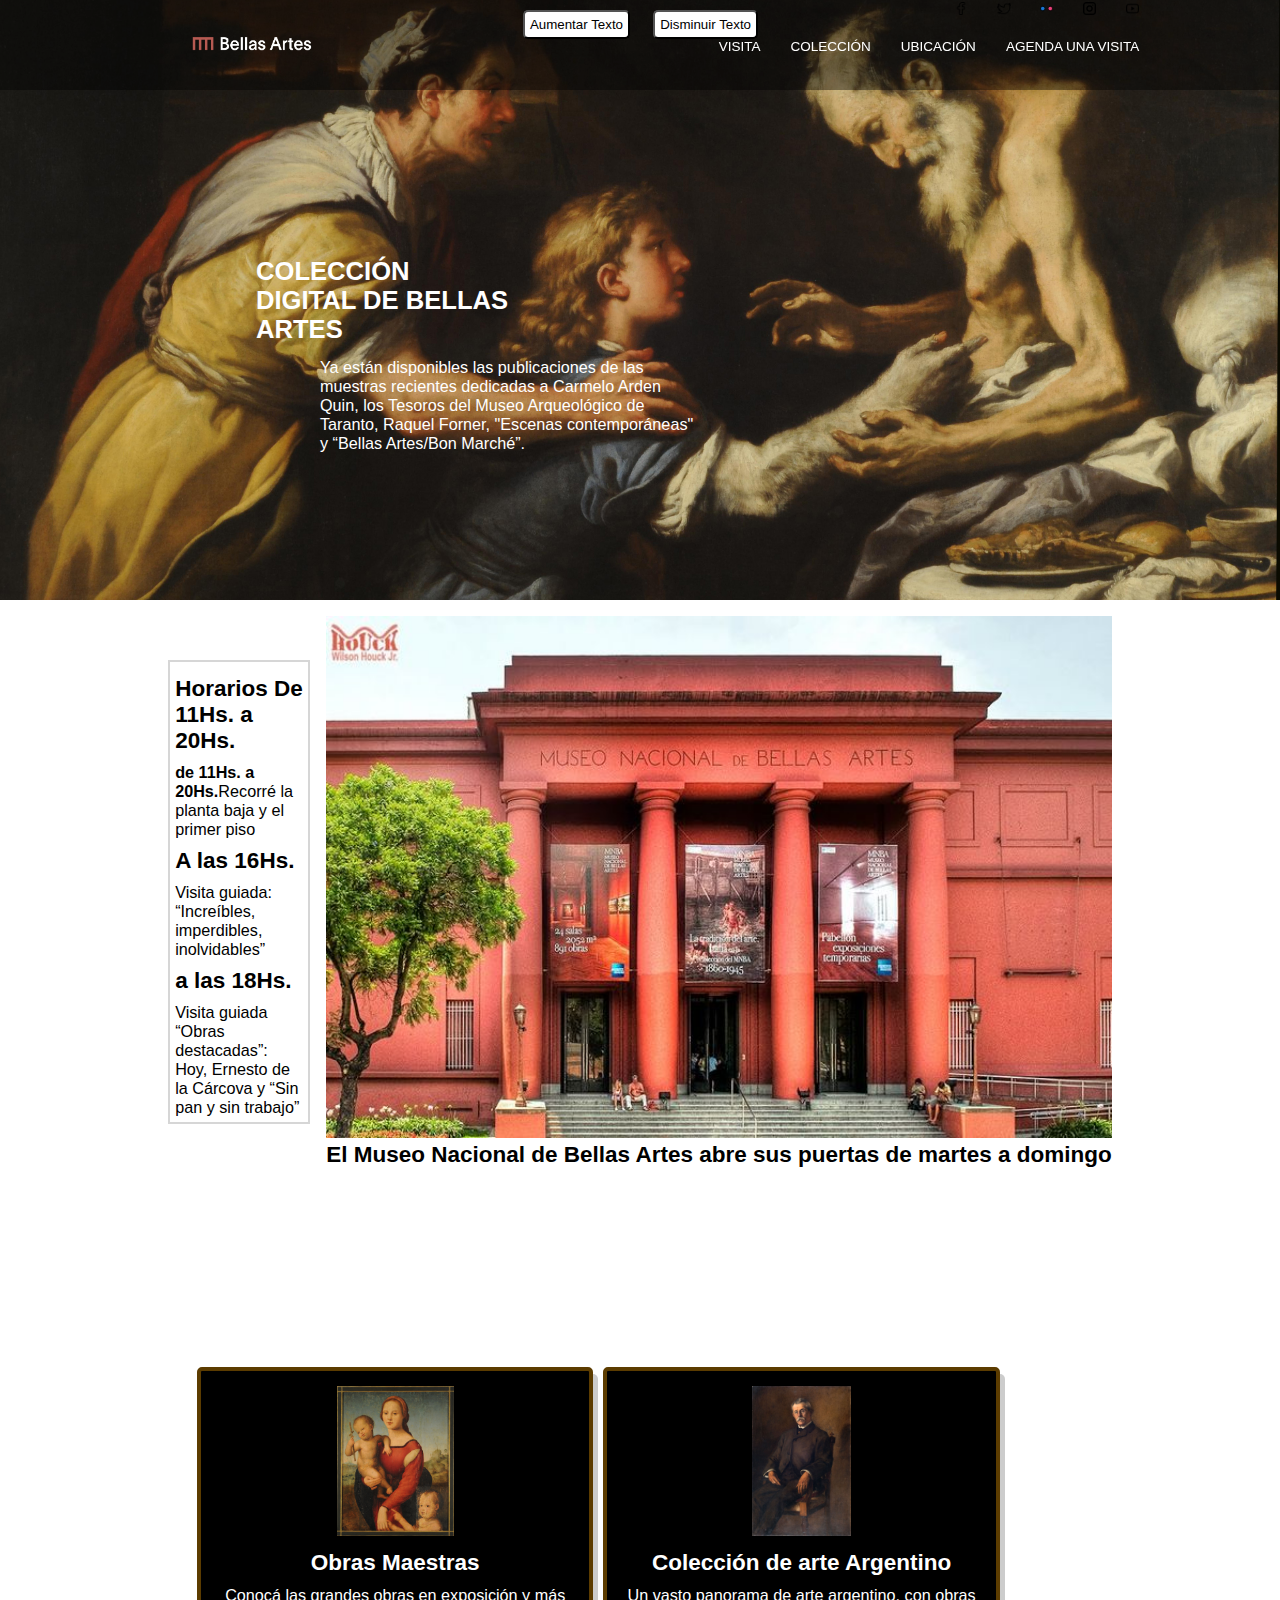
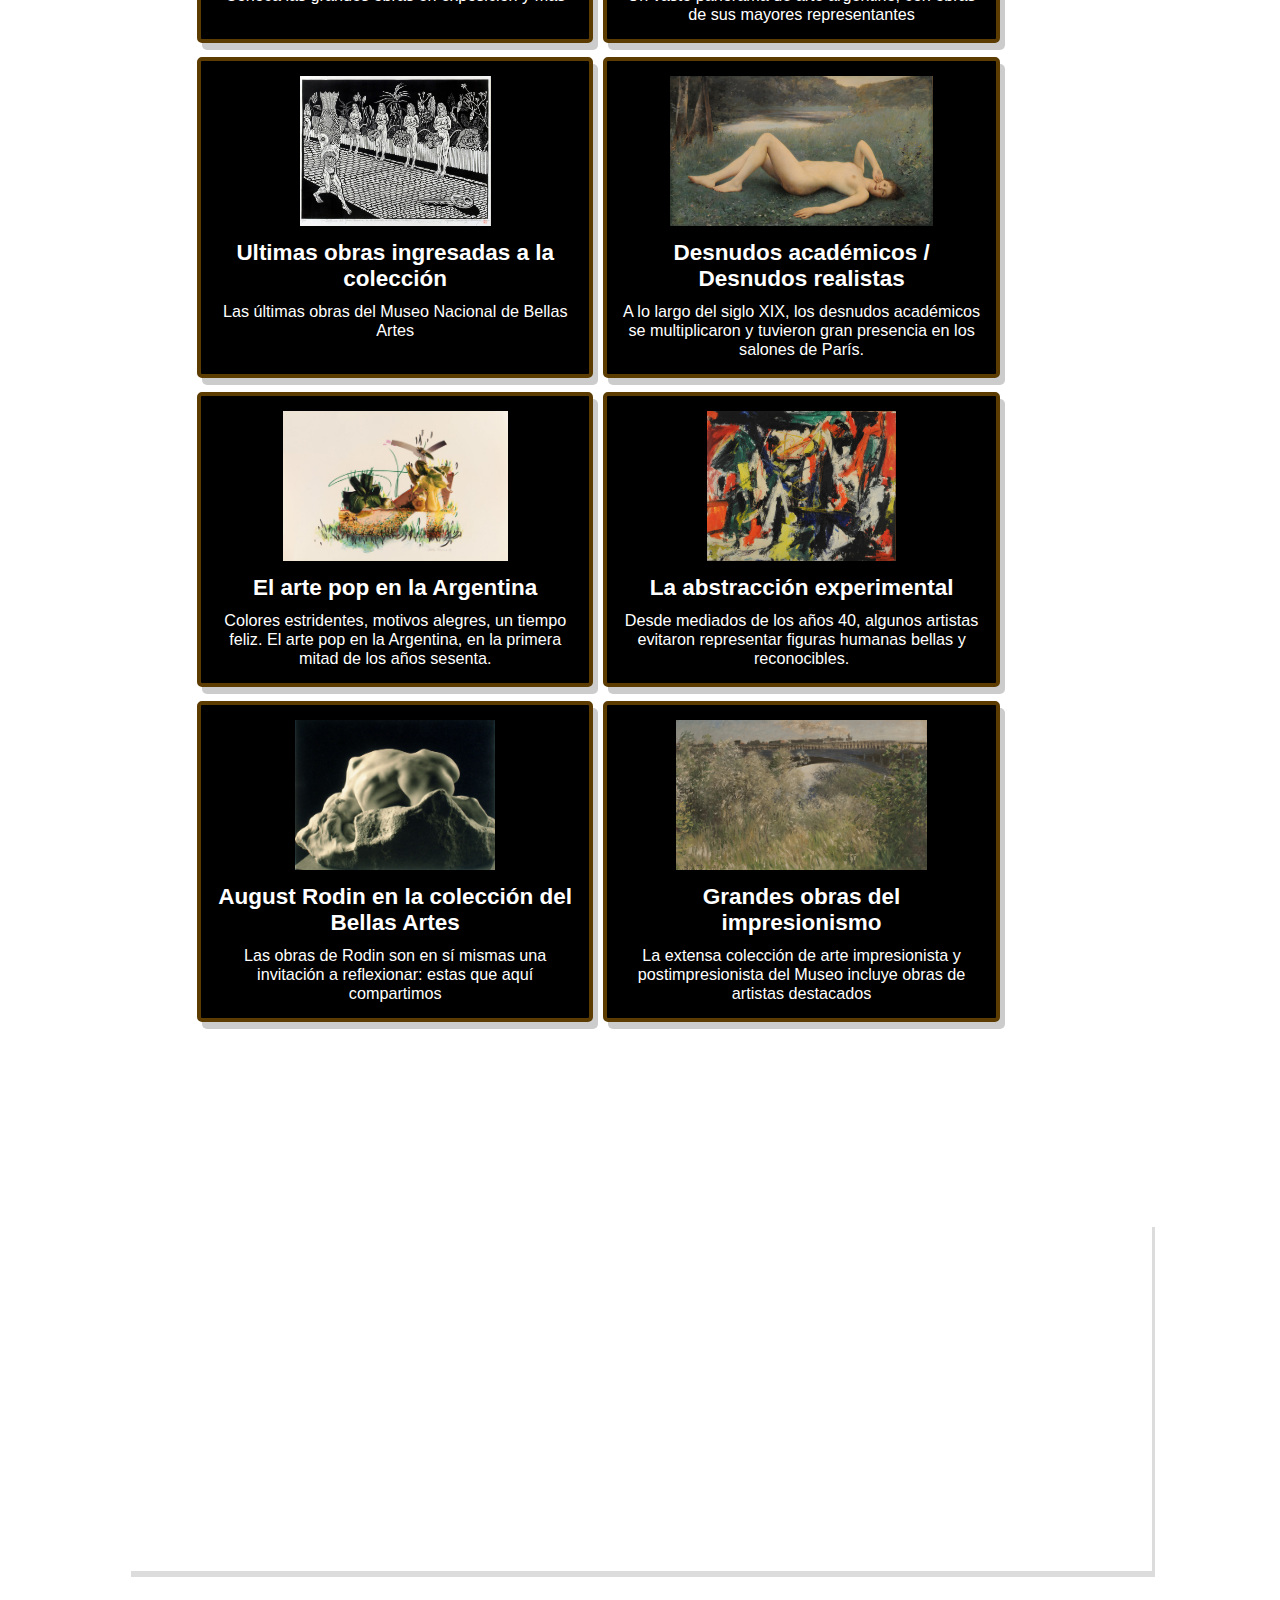
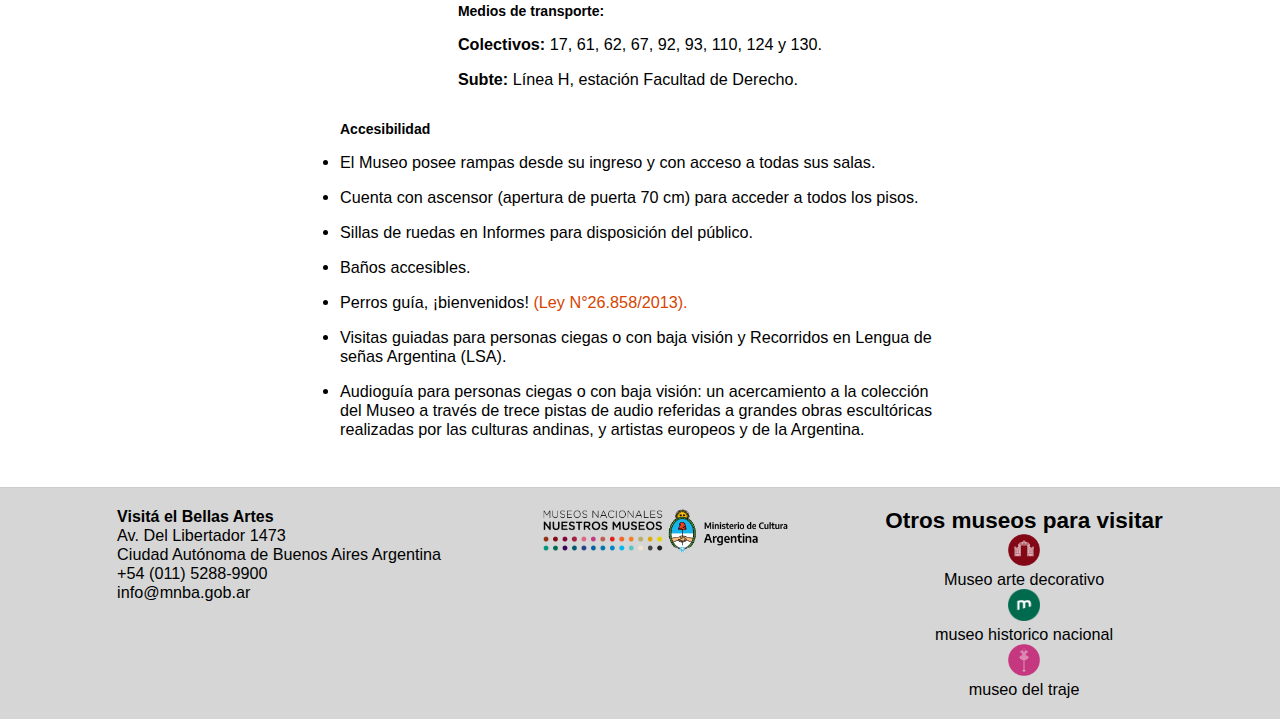
<file: index.html>
<!DOCTYPE html>
<html lang="en">

<head>
    <meta charset="UTF-8">
    <meta name="viewport" content="width=device-width, initial-scale=1.0">
    <link rel="stylesheet" href="style.css">

    <title>Trabajo Final Integrador: Sitio Web de un Museo</title>
</head>

<body>
    <header>
        <nav>
            <div id="logo">
                <a href="index.html"><img src="img/logo-mnba.png" alt="museo nacional de bellas artes"></a>
            </div>
            <div class="linkNavegacion">
                <ul>
                    <li><a id="nav1" onmouseover="hablar('nav1')" onmouseout="detener()" href="visita.html">visita</a>
                    </li>
                    <li><a id="nav2" onmouseover="hablar('nav2')" onmouseout="detener()"
                            href="index.html#colecciones">colección</a></li>
                    <li><a id="nav3" onmouseover="hablar('nav3')" onmouseout="detener()"
                            href="index.html#mapa">Ubicación</a></li>
                    <li><a id="nav4" onmouseover="hablar('nav4')" onmouseout="detener()" href="formulario.html">Agenda
                            Una Visita</a></li>
                    <li>
                        <button class="botonAumentar" onclick="aumentarTexto()">Aumentar Texto</button>
                        <button class="botonDisminuir" onclick="disminuirTexto()">Disminuir Texto</button>
                    </li>
                </ul>
            </div>
            <div class="redes">
                <ul>
                    <li>
                        <a href="https://www.facebook.com/MNBAArgentina" target="_blank">
                            <img src="img/facebook.png" alt="facebook">
                        </a>
                    </li>
                    <li>
                        <a href="https://twitter.com/BellasArtesAR" target="_blank">
                            <img src="img/twitter.png" alt="twitter">
                        </a>
                    </li>
                    <li>
                        <a href="https://www.flickr.com/photos/186501806@N04/albums/" target="_blank">
                            <img src="img/flickr.png" alt="flickr">
                        </a>
                    </li>
                    <li>
                        <a href="https://www.instagram.com/bellasartesargentina/" target="_blank">
                            <img src="img/instagram.png" alt="instagram">
                        </a>
                    </li>
                    <li>
                        <a href="https://www.youtube.com/user/MNBAdigital" target="_blank">
                            <img src="img/youtube.png" alt="youtube">
                        </a>
                    </li>
                </ul>
            </div>
        </nav>

        <div class="imgBgHeader">
            <img src="img/bg-header.jpg" alt="">
            <h1 id="texto1" onmouseover="hablar('texto1')" onmouseout="detener()">colección digital de bellas artes</h1>
            <p id="texto2" onmouseover="hablar('texto2')" onmouseout="detener()">Ya están disponibles las publicaciones
                de las muestras recientes dedicadas a Carmelo Arden Quin, los
                Tesoros del Museo Arqueológico de Taranto, Raquel Forner, "Escenas contemporáneas" y “Bellas Artes/Bon
                Marché”.</p>
        </div>
    </header>
    <div class="container">
        <article class="horarios">
            <div>
                <h2 id="horario1" onmouseover="hablar('horario1')" onmouseout="detener()">Horarios De 11Hs. a 20Hs.</h2>
                <p id="rangosHorarios1" onmouseover="hablar('rangosHorarios1')" onmouseout="detener()"><strong>de 11Hs.
                        a 20Hs.</strong>Recorré la planta baja y el primer piso</p>
            </div>
            <div>
                <h2 id="horario2" onmouseover="hablar('horario2')" onmouseout="detener()">A las 16Hs.</h2>
                <p id="rangosHorarios2" onmouseover="hablar('rangosHorarios2')" onmouseout="detener()">Visita guiada:
                    “Increíbles, imperdibles, inolvidables”</p>
            </div>
            <div>
                <h2 id="horario3" onmouseover="hablar('horario3')" onmouseout="detener()">a las 18Hs.</h2>
                <p id="rangosHorarios3" onmouseover="hablar('rangosHorarios3')" onmouseout="detener()">Visita guiada
                    “Obras destacadas”: Hoy, Ernesto de la Cárcova y “Sin pan y sin trabajo”</p>
            </div>
        </article>
        <article class="imagenDeFrente">
            <img src="img/99c04ecd6b8d7e6b7e03108b2b68ec13.jpg" alt="frente del museo">
            <h3 id="texto3" onmouseover="hablar('texto3')" onmouseout="detener()">El Museo Nacional de Bellas Artes abre
                sus puertas de martes a domingo</h3>
        </article>
    </div>
    <div id="colecciones">
        <article class="card">
            <a href="obrasMaestras.html">
                <img src="img/imgObrasMaestras.jpg" alt="Virgen con el niño y San Juan">
                <h2 id="texto4" onmouseover="hablar('texto4')" onmouseout="detener()">Obras Maestras</h2>
                <p id="texto5" onmouseover="hablar('texto5')" onmouseout="detener()">Conocá las grandes obras en
                    exposición y más</p>
            </a>
        </article>
        <article class="card">
            <a href="arteArgentina.html">
                <img src="img/imgColecciónDeArteArgentino.jpg" alt="Retrato del Señor Sivori">
                <h2 id="tituloColencciones1" onmouseover="hablar('tituloColencciones1')" onmouseout="detener()">
                    Colección de arte Argentino</h2>
                <p id="textoColecciones1" onmouseover="hablar('textoColecciones1')" onmouseout="detener()">Un vasto
                    panorama de arte argentino, con obras de sus mayores representantes</p>
            </a>
        </article>
        <article class="card">
            <a href="ultimasObras.html">
                <img src="img/imgUltimasObras.jpg"
                    alt="Jactancia del Macho-Tararira paseando por la Avenida de las Flores Mutantes">
                <h2 id="tituloColencciones2" onmouseover="hablar('tituloColencciones2')" onmouseout="detener()">Ultimas
                    obras ingresadas a la colección</h2>
                <p id="textoColecciones2" onmouseover="hablar('textoColecciones2')" onmouseout="detener()">Las últimas
                    obras del Museo Nacional de Bellas Artes</p>
            </a>
        </article>
        <article class="card">
            <a href="desnudosAcademicos.html">
                <img src="img/ArteDesnudos.jpg" alt="Floréal">
                <h2 id="tituloColencciones3" onmouseover="hablar('tituloColencciones3')" onmouseout="detener()">Desnudos
                    académicos / Desnudos realistas</h2>
                <p id="textoColecciones3" onmouseover="hablar('textoColecciones3')" onmouseout="detener()">A lo largo
                    del siglo XIX, los desnudos académicos se multiplicaron y tuvieron gran presencia en
                    los salones de París.</p>
            </a>
        </article>
        <article class="card">
            <a href="artePopEnArgentina.html">
                <img src="img/ArtePop.jpg" alt="Plataforma">
                <h2 id="tituloColencciones4" onmouseover="hablar('tituloColencciones4')" onmouseout="detener()">El arte
                    pop en la Argentina</h2>
                <p id="textoColecciones4" onmouseover="hablar('textoColecciones4')" onmouseout="detener()">Colores
                    estridentes, motivos alegres, un tiempo feliz. El arte pop en la Argentina, en la primera
                    mitad de los años sesenta.</p>
            </a>
        </article>
        <article class="card">
            <a href="laAbstraccion.html">
                <img src="img/Contrastes.jpg" alt="Contrastes">
                <h2 id="tituloColencciones5" onmouseover="hablar('tituloColencciones5')" onmouseout="detener()">La
                    abstracción experimental</h2>
                <p id="textoColecciones5" onmouseover="hablar('textoColecciones5')" onmouseout="detener()">Desde
                    mediados de los años 40, algunos artistas evitaron representar figuras humanas bellas y
                    reconocibles.</p>
            </a>
        </article>
        <article class="card">
            <a href="augustoRodin.html">
                <img src="img/DanaideDeAugustRodin.jpg" alt="Danaide de August Rodin">
                <h2 id="tituloColencciones6" onmouseover="hablar('tituloColencciones6')" onmouseout="detener()">August
                    Rodin en la colección del Bellas Artes</h2>
                <p id="textoColecciones6" onmouseover="hablar('textoColecciones6')" onmouseout="detener()">Las obras de
                    Rodin son en sí mismas una invitación a reflexionar: estas que aquí compartimos</p>
            </a>
        </article>
        <article class="card">
            <a href="grandesObrasDelImpresionismo.html">
                <img src="img/impresionismo.jpg" alt="Le Pont d`Argenteuil (El Puente de Argenteuil)">
                <h2 id="tituloColencciones7" onmouseover="hablar('tituloColencciones7')" onmouseout="detener()">Grandes
                    obras del impresionismo</h2>
                <p id="textoColecciones7" onmouseover="hablar('textoColecciones7')" onmouseout="detener()">La extensa
                    colección de arte impresionista y postimpresionista del Museo incluye obras de
                    artistas destacados</p>
            </a>
        </article>
    </div>
    <article class="mapa" id="mapa">
        <iframe
            src="https://www.google.com/maps/embed?pb=!1m18!1m12!1m3!1d3284.79778022414!2d-58.393028699999995!3d-34.583982999999996!2m3!1f0!2f0!3f0!3m2!1i1024!2i768!4f13.1!3m3!1m2!1s0x95bccaa1b9cf78d5%3A0xa96188dae8b165db!2sAv.%20del%20Libertador%201473%2C%20C1425AAA%20Cdad.%20Aut%C3%B3noma%20de%20Buenos%20Aires!5e0!3m2!1ses!2sar!4v1715203242956!5m2!1ses!2sar"
            width="80%" height="350" style="border:0;" allowfullscreen="" loading="lazy"
            referrerpolicy="no-referrer-when-downgrade">
        </iframe>
        <div class="mediosDeTransporte">

            <h2 id="transporte" onmouseover="hablar('transporte')" onmouseout="detener()">Medios de transporte:</h2>
            <p id="transporte1" onmouseover="hablar('transporte1')" onmouseout="detener()">
                <strong>Colectivos:</strong> 17, 61, 62, 67, 92, 93, 110, 124 y 130.
            </p>
            <p id="transporte2" onmouseover="hablar('transporte2')" onmouseout="detener()">
                <strong>Subte:</strong> Línea H, estación Facultad de Derecho.
            </p>
        </div>
        <div class="accesibilidad">
            <h2 id="transporte3" onmouseover="hablar('transporte3')" onmouseout="detener()">Accesibilidad</h2>
            <ul id="transporte4" onmouseover="hablar('transporte4')" onmouseout="detener()">
                <li>El Museo posee rampas desde su ingreso y con acceso a todas sus salas.</li>
                <li>Cuenta con ascensor (apertura de puerta 70 cm) para acceder a todos los pisos.</li>
                <li>Sillas de ruedas en Informes para disposición del público.</li>
                <li>Baños accesibles.</li>
                <li>Perros guía, ¡bienvenidos! <a
                        href="https://www.boletinoficial.gob.ar/detalleAviso/primera/89255/20130614?busqueda=1">(Ley
                        N°26.858/2013).</a></li>
                <li>Visitas guiadas para personas ciegas o con baja visión y Recorridos en Lengua de señas Argentina
                    (LSA).</li>
                <li>Audioguía para personas ciegas o con baja visión: un acercamiento a la colección del Museo a
                    través de trece pistas de audio referidas a grandes obras escultóricas realizadas por las
                    culturas andinas, y artistas europeos y de la Argentina.</li>
            </ul>
        </div>
    </article>

    </section>
    <footer>
        <div class="visita">
            <h4>Visitá el Bellas Artes</h4>
            <ul>
                <li>
                    Av. Del Libertador 1473
                </li>
                <li>
                    Ciudad Autónoma de Buenos Aires Argentina
                </li>
                <li>
                    +54 (011) 5288-9900
                </li>
                <li>
                    info@mnba.gob.ar
                </li>
            </ul>
        </div>
        <div class="logosArgentina">
            <img src="img/museosnacionales.png" alt="museos nacionales">
            <img src="img/logo-meccyt.png" alt="museos nacionales">
        </div>
        <div class="otrosMuseos">
            <h3>Otros museos para visitar</h3>
            <div>
                <a href="https://museoartedecorativo.cultura.gob.ar/">
                    <img src="img/otrosMuseos/10-mnad-800x800px.png" alt="museoartedecorativo">
                    <p>Museo arte decorativo</p>
                </a>

                <a href="https://museohistoriconacional.cultura.gob.ar/">
                    <img src="img/otrosMuseos/23-mhn-582x582px.png" alt="museohistoriconacional">
                    <p>
                        museo historico nacional
                    </p>
                </a>

                <a href="https://museodeltraje.cultura.gob.ar/">
                    <img src="img/otrosMuseos/14-eltraje-800x800px.png" alt="museodeltraje">
                    <p>
                        museo del traje
                    </p>
                </a>
            </div>
        </div>
    </footer>

    <script src="index.js"></script>
</body>

</html>
</file>
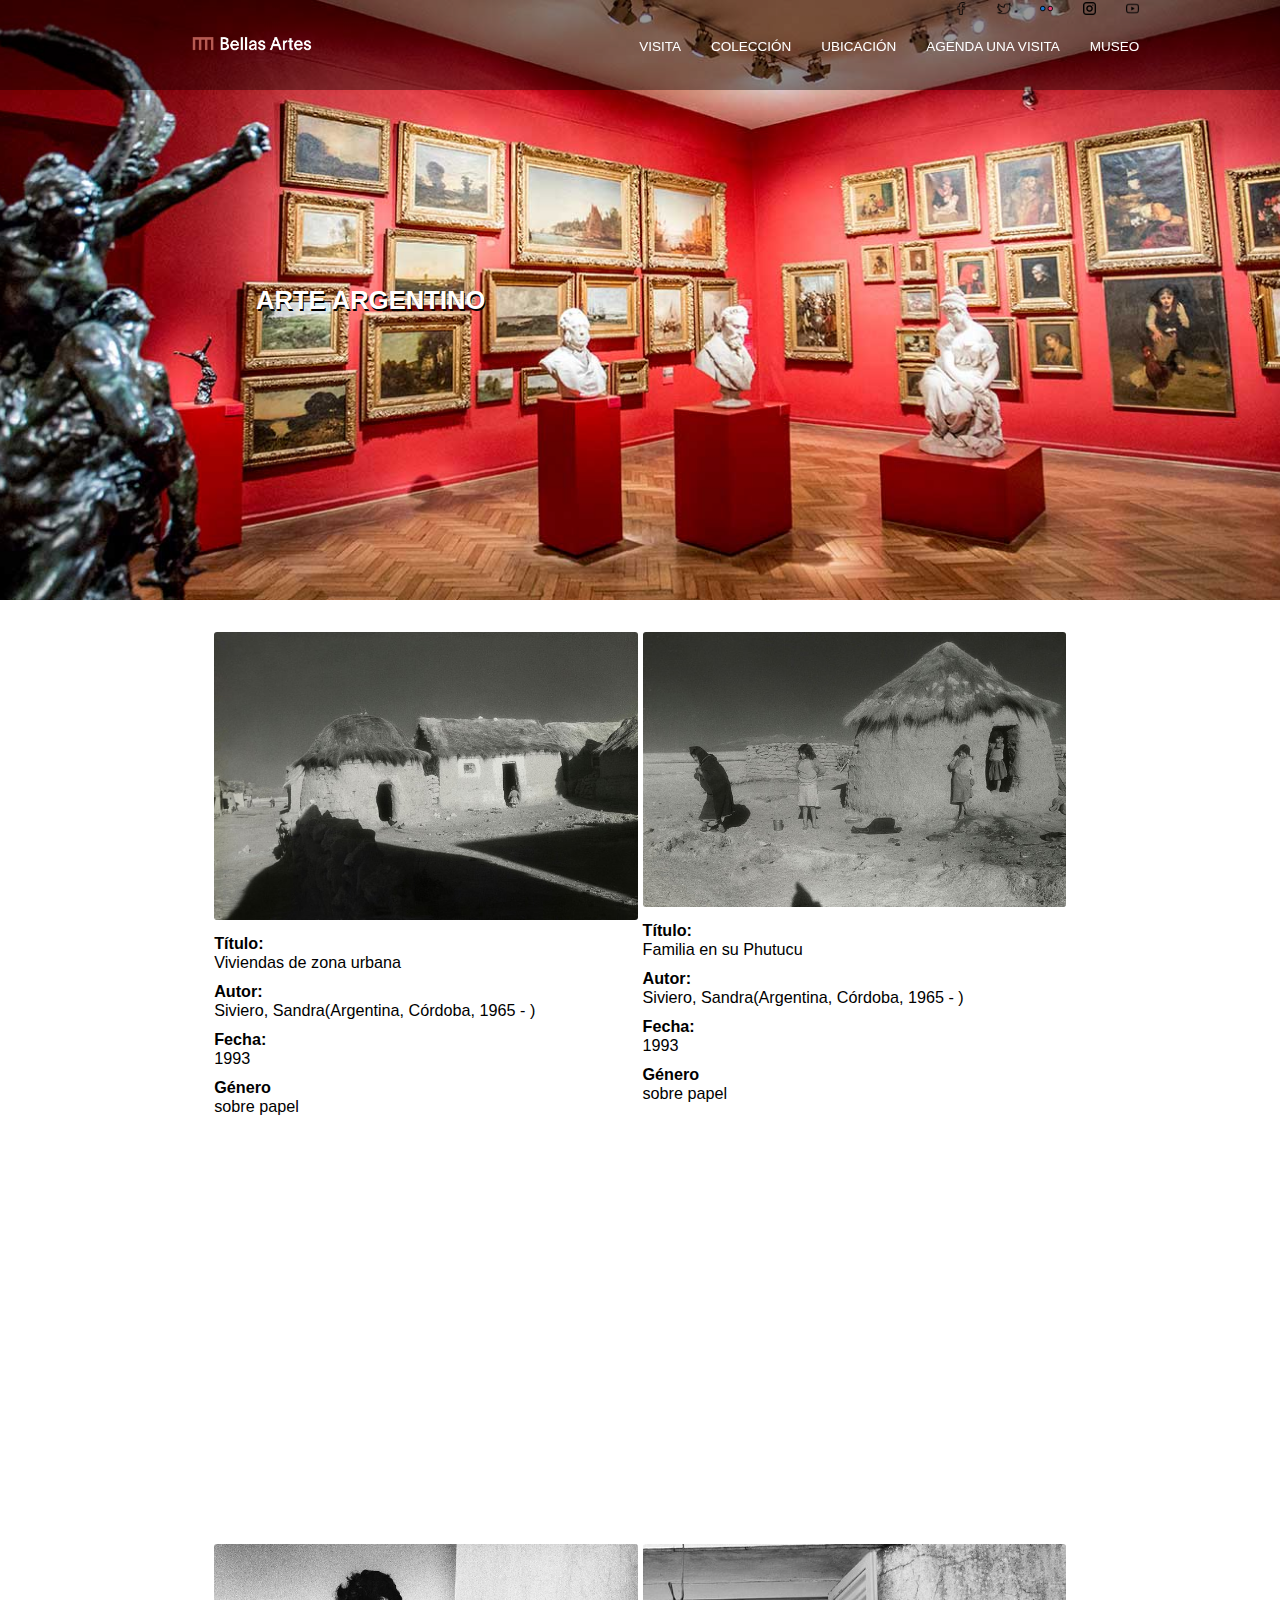
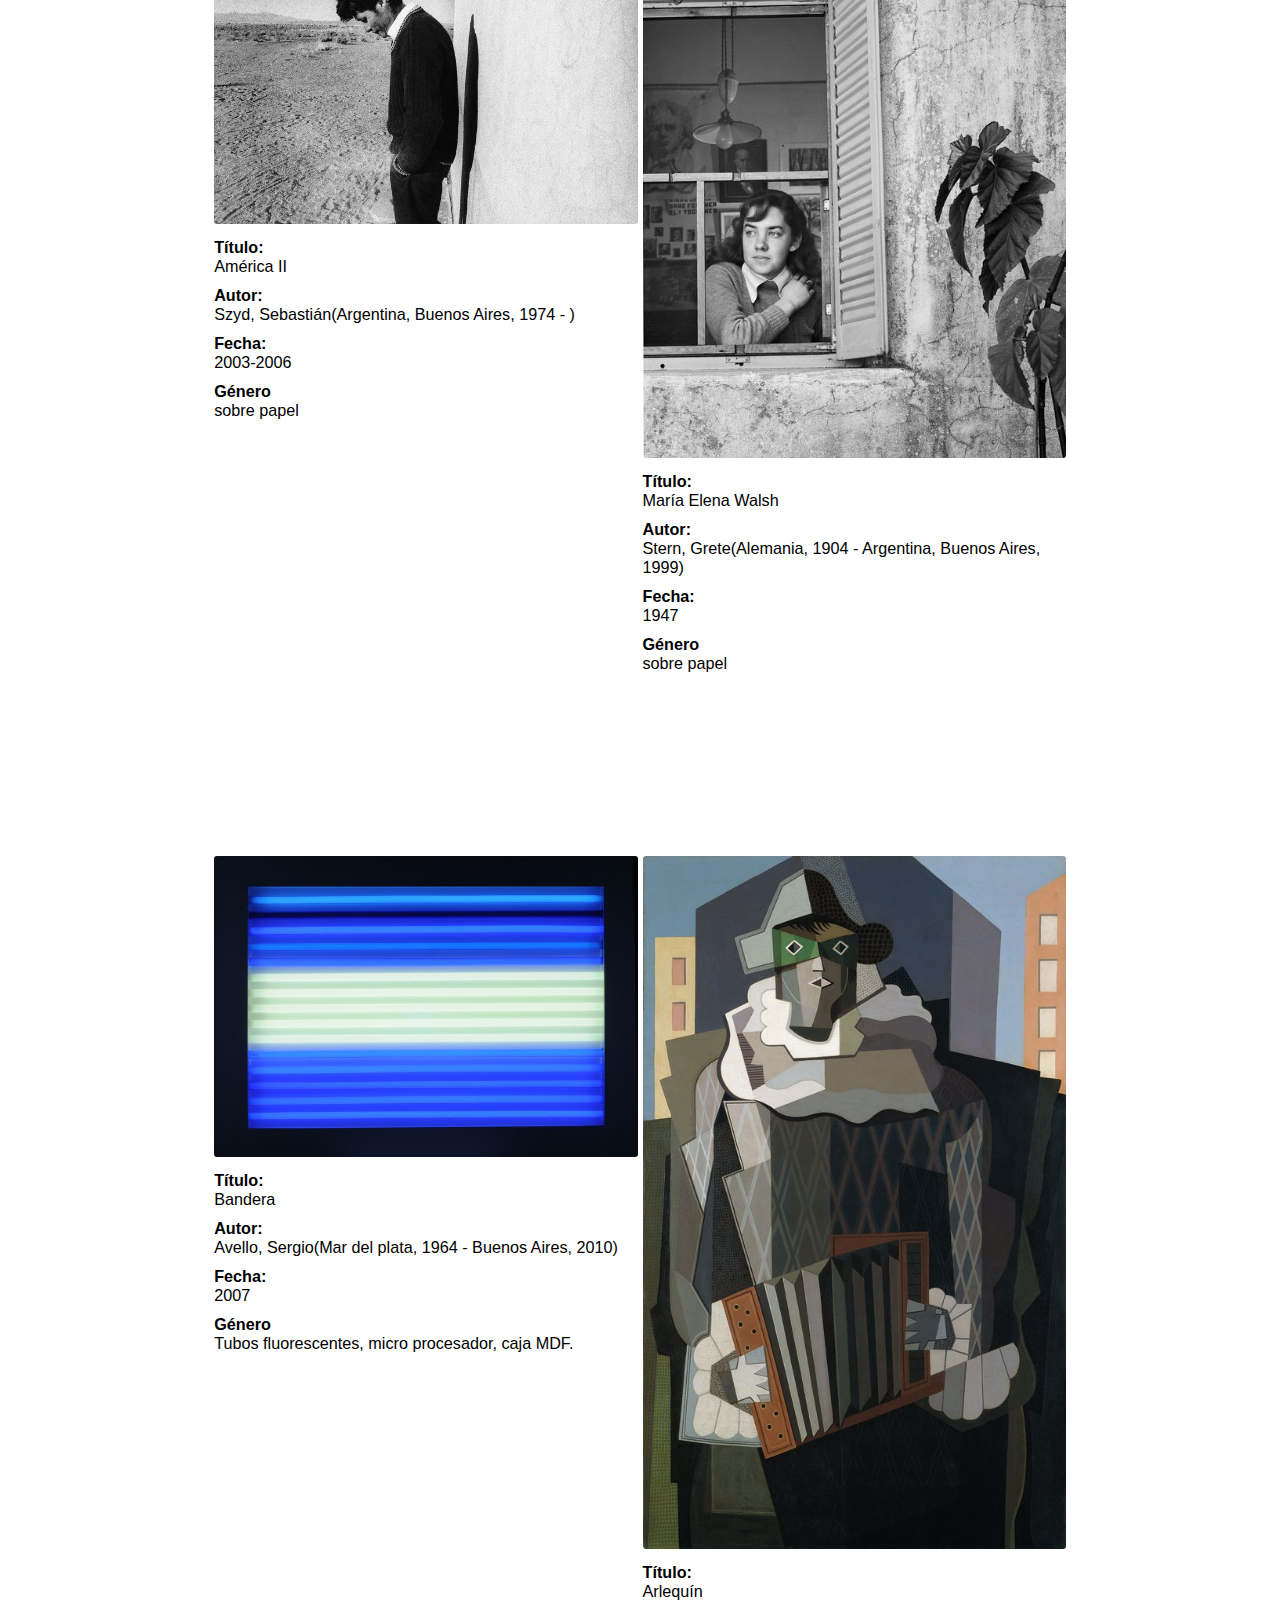
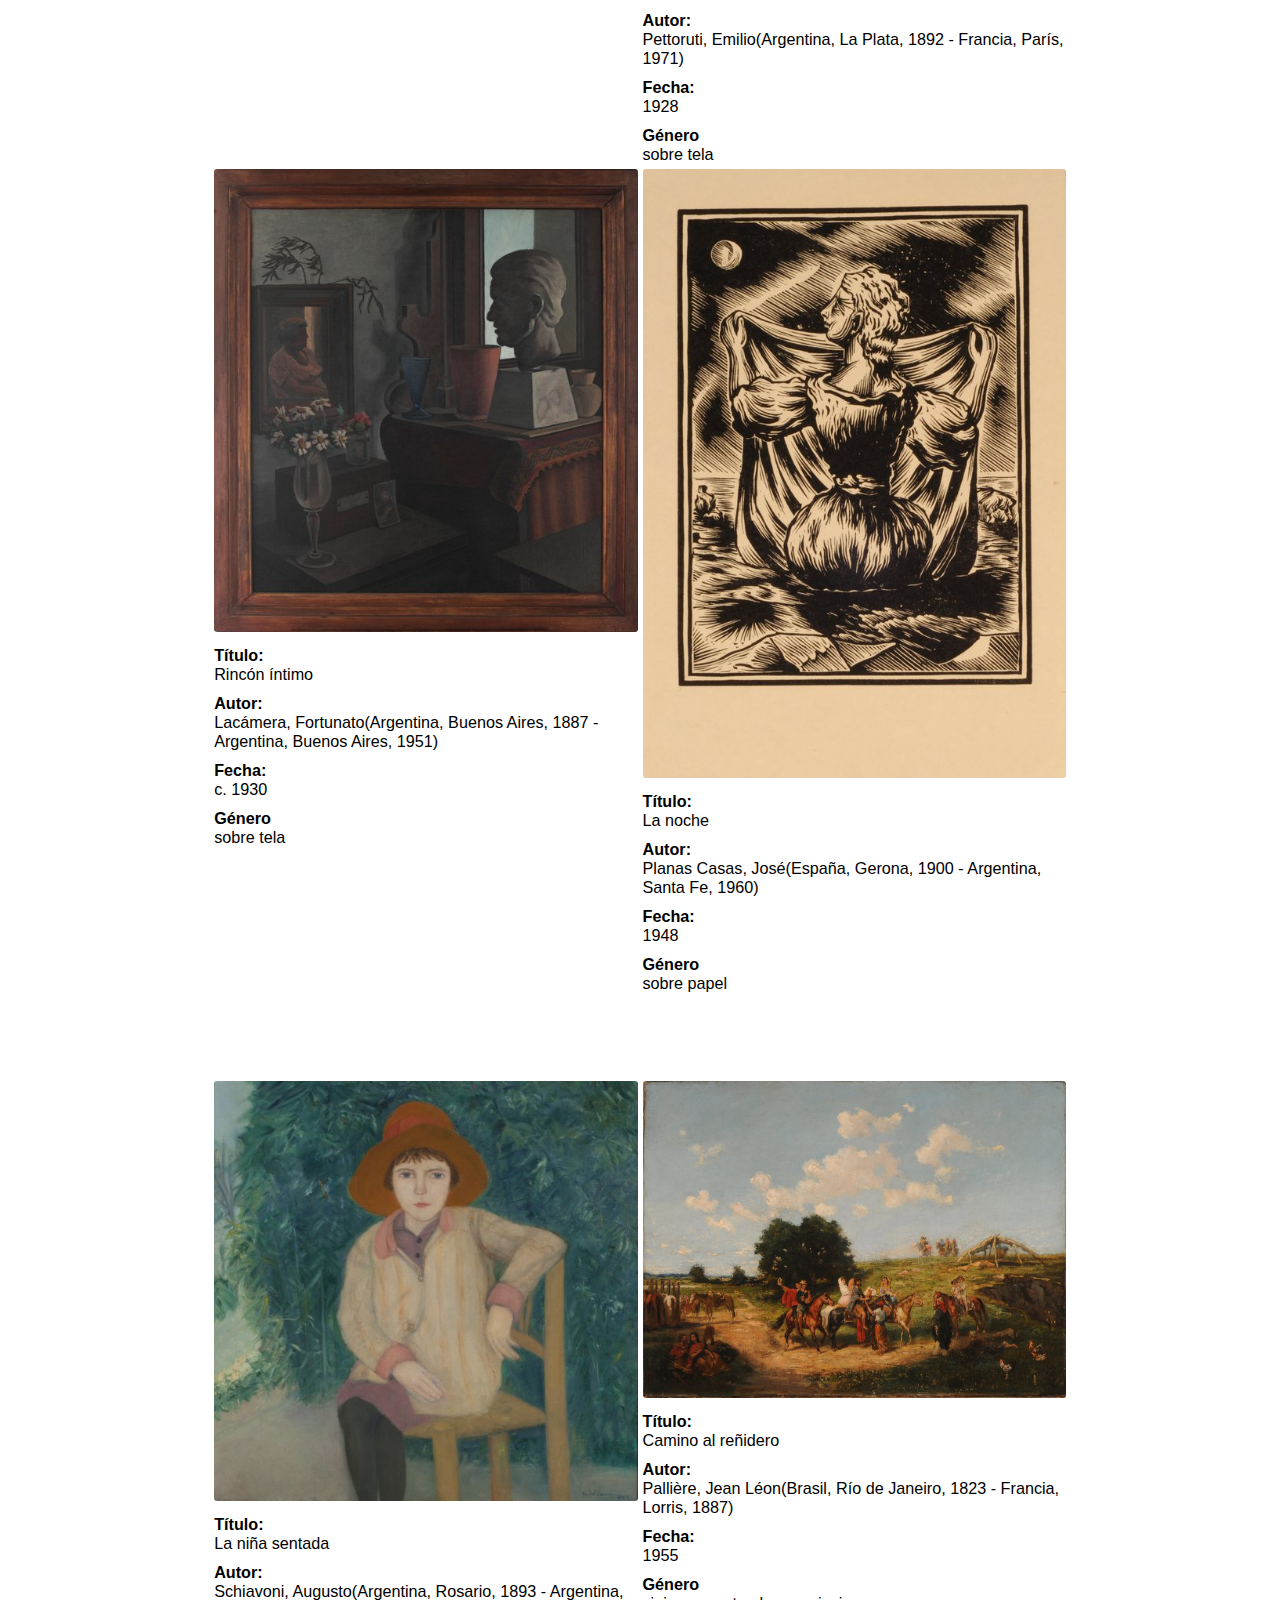
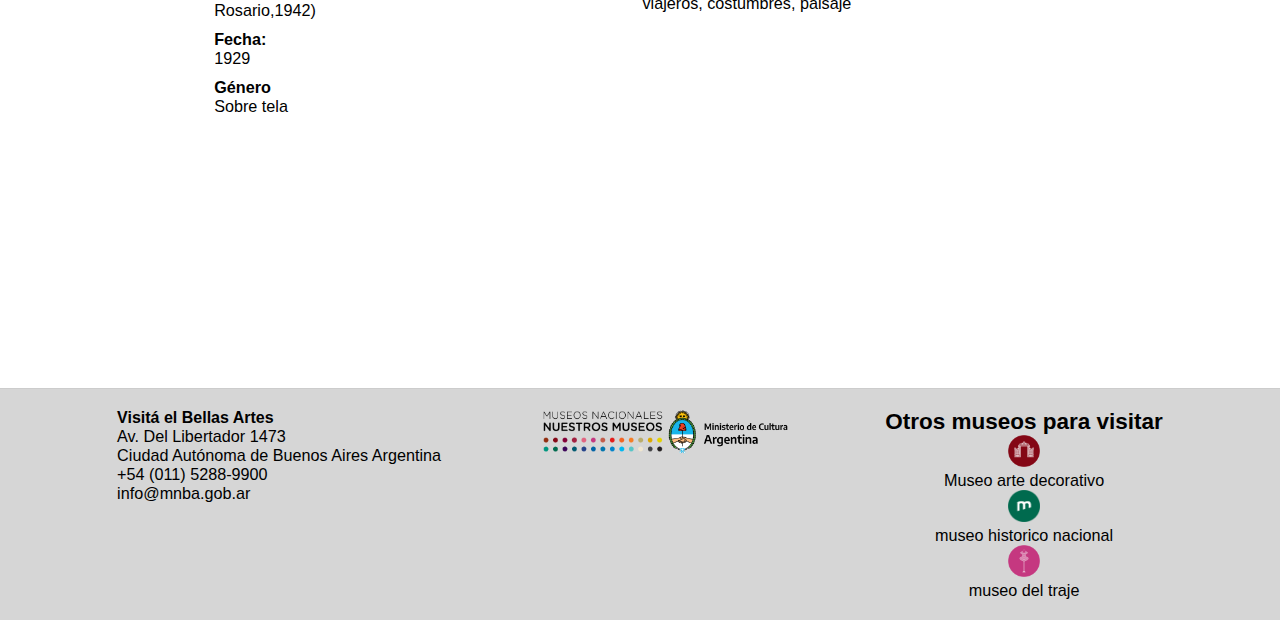
<file: arteArgentina.html>
<!DOCTYPE html>
<html lang="en">

<head>
    <meta charset="UTF-8">
    <meta name="viewport" content="width=device-width, initial-scale=1.0">
    <link rel="stylesheet" href="style.css">

    <title>Trabajo Final Integrador: Sitio Web de un Museo</title>
</head>

<body>
    <header>
        <nav>
            <div id="logo">
                <a href="index.html"><img src="img/logo-mnba.png" alt="museo nacional de bellas artes"></a>
            </div>
            <div class="linkNavegacion">
                <ul>
                    <li><a href="visita.html">visita</a></li>
                    <li><a href="index.html#colecciones">colección</a></li>
                    <li><a href="index.html#mapa">Ubicación</a></li>
                    <li><a href="formulario.html">Agenda Una Visita</a></li>
                    <li><a href="">Museo</a></li>
                </ul>
            </div>
            <div class="redes">
                <ul>
                    <li>
                        <a href="https://www.facebook.com/MNBAArgentina" target="_blank">
                            <img src="img/facebook.png" alt="facebook">
                        </a>
                    </li>
                    <li>
                        <a href="https://twitter.com/BellasArtesAR" target="_blank">
                            <img src="img/twitter.png" alt="twitter">
                        </a>
                    </li>
                    <li>
                        <a href="https://www.flickr.com/photos/186501806@N04/albums/" target="_blank">
                            <img src="img/flickr.png" alt="flickr">
                        </a>
                    </li>
                    <li>
                        <a href="https://www.instagram.com/bellasartesargentina/" target="_blank">
                            <img src="img/instagram.png" alt="instagram">
                        </a>
                    </li>
                    <li>
                        <a href="https://www.youtube.com/user/MNBAdigital" target="_blank">
                            <img src="img/youtube.png" alt="youtube">
                        </a>
                    </li>
                </ul>
            </div>
        </nav>

        <div class="imgBgHeader">
            <img src="img/museo-nacional-bellas-artes-interior.jpg" alt="">
            <h1 class="obrasH1">Arte Argentino</h1>
        </div>
    </header>

    <div class="obrasContainer">
        <div class="img1" id="img1" onmouseover="hablar('img1')" onmouseout="detener()">
            <a href="img/arteArgentino/1.jpg" target="_blank">
                <img src="img/arteArgentino/1.jpg" alt="">
            </a>
            <dl>
                <dt>Título:</dt>
                <dd>Viviendas de zona urbana</dd>
                <dt>Autor:</dt>
                <dd>Siviero, Sandra(Argentina, Córdoba, 1965 - )</dd>
                <dt>Fecha: </dt>
                <dd>1993</dd>
                <dt>Género</dt>
                <dd>sobre papel</dd>
            </dl>
        </div>
        <div class="img2" id="img2" onmouseover="hablar('img2')" onmouseout="detener()">
            <a href="img/arteArgentino/2.jpg" target="_blank">
                <img src="img/arteArgentino/2.jpg" alt="">
            </a>
            <dl>
                <dt>Título:</dt>
                <dd>Familia en su Phutucu</dd>
                <dt>Autor:</dt>
                <dd>Siviero, Sandra(Argentina, Córdoba, 1965 - )</dd>
                <dt>Fecha: </dt>
                <dd>1993</dd>
                <dt>Género</dt>
                <dd>sobre papel</dd>
            </dl>
        </div>
        <div class="img3" id="img3" onmouseover="hablar('img3')" onmouseout="detener()">
            <a href="img/arteArgentino/3.jpg" target="_blank">
                <img src="img/arteArgentino/3.jpg" alt="">
            </a>
            <dl>
                <dt>Título:</dt>
                <dd>América II</dd>
                <dt>Autor:</dt>
                <dd>Szyd, Sebastián(Argentina, Buenos Aires, 1974 - )</dd>
                <dt>Fecha: </dt>
                <dd>2003-2006</dd>
                <dt>Género</dt>
                <dd>sobre papel</dd>
            </dl>
        </div>
        <div class="img4" id="img4" onmouseover="hablar('img4')" onmouseout="detener()">
            <a href="img/arteArgentino/4.jpg" target="_blank">
                <img src="img/arteArgentino/4.jpg" alt="">
            </a>
            
            <dl>
                <dt>Título:</dt>
                <dd>María Elena Walsh</dd>
                <dt>Autor:</dt>
                <dd>Stern, Grete(Alemania, 1904 - Argentina, Buenos Aires, 1999)</dd>
                <dt>Fecha: </dt>
                <dd>1947</dd>
                <dt>Género</dt>
                <dd>sobre papel</dd>
            </dl>
        </div>
        <div class="img5" id="img5" onmouseover="hablar('img5')" onmouseout="detener()">
            <a href="img/arteArgentino/5.jpg" target="_blank">
                <img src="img/arteArgentino/5.jpg" alt="">
            </a>
            <dl>
                <dt>Título:</dt>
                <dd>Bandera</dd>
                <dt>Autor:</dt>
                <dd>Avello, Sergio(Mar del plata, 1964 - Buenos Aires, 2010)</dd>
                <dt>Fecha: </dt>
                <dd>2007</dd>
                <dt>Género</dt>
                <dd>Tubos fluorescentes, micro procesador, caja MDF.</dd>
            </dl>
        </div>
        <div class="img6" id="img6" onmouseover="hablar('img6')" onmouseout="detener()">
            <a href="img/arteArgentino/6.jpg" target="_blank">
                <img src="img/arteArgentino/6.jpg" alt="">
            </a>
            <dl>
                <dt>Título:</dt>
                <dd>Arlequín</dd>
                <dt>Autor:</dt>
                <dd>Pettoruti, Emilio(Argentina, La Plata, 1892 - Francia, París, 1971)</dd>
                <dt>Fecha: </dt>
                <dd>1928</dd>
                <dt>Género</dt>
                <dd>sobre tela</dd>
            </dl>
        </div>
        <div class="img7" id="img7" onmouseover="hablar('img7')" onmouseout="detener()">
            <a href="img/arteArgentino/7.jpg" target="_blank">
                <img src="img/arteArgentino/7.jpg" alt="">
            </a>
            <dl>
                <dt>Título:</dt>
                <dd>Rincón íntimo</dd>
                <dt>Autor:</dt>
                <dd>Lacámera, Fortunato(Argentina, Buenos Aires, 1887 - Argentina, Buenos Aires, 1951)</dd>
                <dt>Fecha: </dt>
                <dd>c. 1930</dd>
                <dt>Género</dt>
                <dd>sobre tela</dd>
            </dl>
        </div>
        <div class="img8" id="img8" onmouseover="hablar('img8')" onmouseout="detener()">
            <a href="img/arteArgentino/8.jpg" target="_blank">
                <img src="img/arteArgentino/8.jpg" alt="">
            </a>
            <dl>
                <dt>Título:</dt>
                <dd>La noche</dd>
                <dt>Autor:</dt>
                <dd>Planas Casas, José(España, Gerona, 1900 - Argentina, Santa Fe, 1960)</dd>
                <dt>Fecha: </dt>
                <dd>1948</dd>
                <dt>Género</dt>
                <dd>sobre papel</dd>
            </dl>
        </div>
        <div class="img9" id="img9" onmouseover="hablar('img9')" onmouseout="detener()">
            <a href="img/arteArgentino/9.jpg" target="_blank">
                <img src="img/arteArgentino/9.jpg" alt="">
            </a>
                <dl>
                <dt>Título:</dt>
                <dd>La niña sentada</dd>
                <dt>Autor:</dt>
                <dd>Schiavoni, Augusto(Argentina, Rosario, 1893 - Argentina, Rosario,1942)</dd>
                <dt>Fecha: </dt>
                <dd>1929</dd>
                <dt>Género</dt>
                <dd>Sobre tela</dd>
            </dl>
        </div>
        <div class="img10" id="img10" onmouseover="hablar('img10')" onmouseout="detener()">
            <a href="img/arteArgentino/10.jpg" target="_blank">
                <img src="img/arteArgentino/10.jpg" alt="">
            </a>
            <dl>
                <dt>Título:</dt>
                <dd>Camino al reñidero</dd>
                <dt>Autor:</dt>
                <dd>Pallière, Jean Léon(Brasil, Río de Janeiro, 1823 - Francia, Lorris, 1887)</dd>
                <dt>Fecha: </dt>
                <dd>1955</dd>
                <dt>Género</dt>
                <dd>viajeros, costumbres, paisaje</dd>
            </dl>
        </div>
    </div>

    <footer>
        <div class="visita">
            <h4>Visitá el Bellas Artes</h4>
            <ul>
                <li>
                    Av. Del Libertador 1473
                </li>
                <li>
                    Ciudad Autónoma de Buenos Aires Argentina
                </li>
                <li>
                    +54 (011) 5288-9900
                </li>
                <li>
                    info@mnba.gob.ar
                </li>
            </ul>
        </div>
        <div class="logosArgentina">
            <img src="img/museosnacionales.png" alt="museos nacionales">
            <img src="img/logo-meccyt.png" alt="museos nacionales">
        </div>
        <div class="otrosMuseos">
            <h3>Otros museos para visitar</h3>
            <div>
                <a href="https://museoartedecorativo.cultura.gob.ar/">
                    <img src="img/otrosMuseos/10-mnad-800x800px.png" alt="museoartedecorativo">
                    <p>Museo arte decorativo</p>
                </a>

                <a href="https://museohistoriconacional.cultura.gob.ar/">
                    <img src="img/otrosMuseos/23-mhn-582x582px.png" alt="museohistoriconacional">
                    <p>
                        museo historico nacional
                    </p>
                </a>

                <a href="https://museodeltraje.cultura.gob.ar/">
                    <img src="img/otrosMuseos/14-eltraje-800x800px.png" alt="museodeltraje">
                    <p>
                        museo del traje
                    </p>
                </a>
            </div>
        </div>
    </footer>

    <script src="index.js"></script>
</body>

</html>
</file>
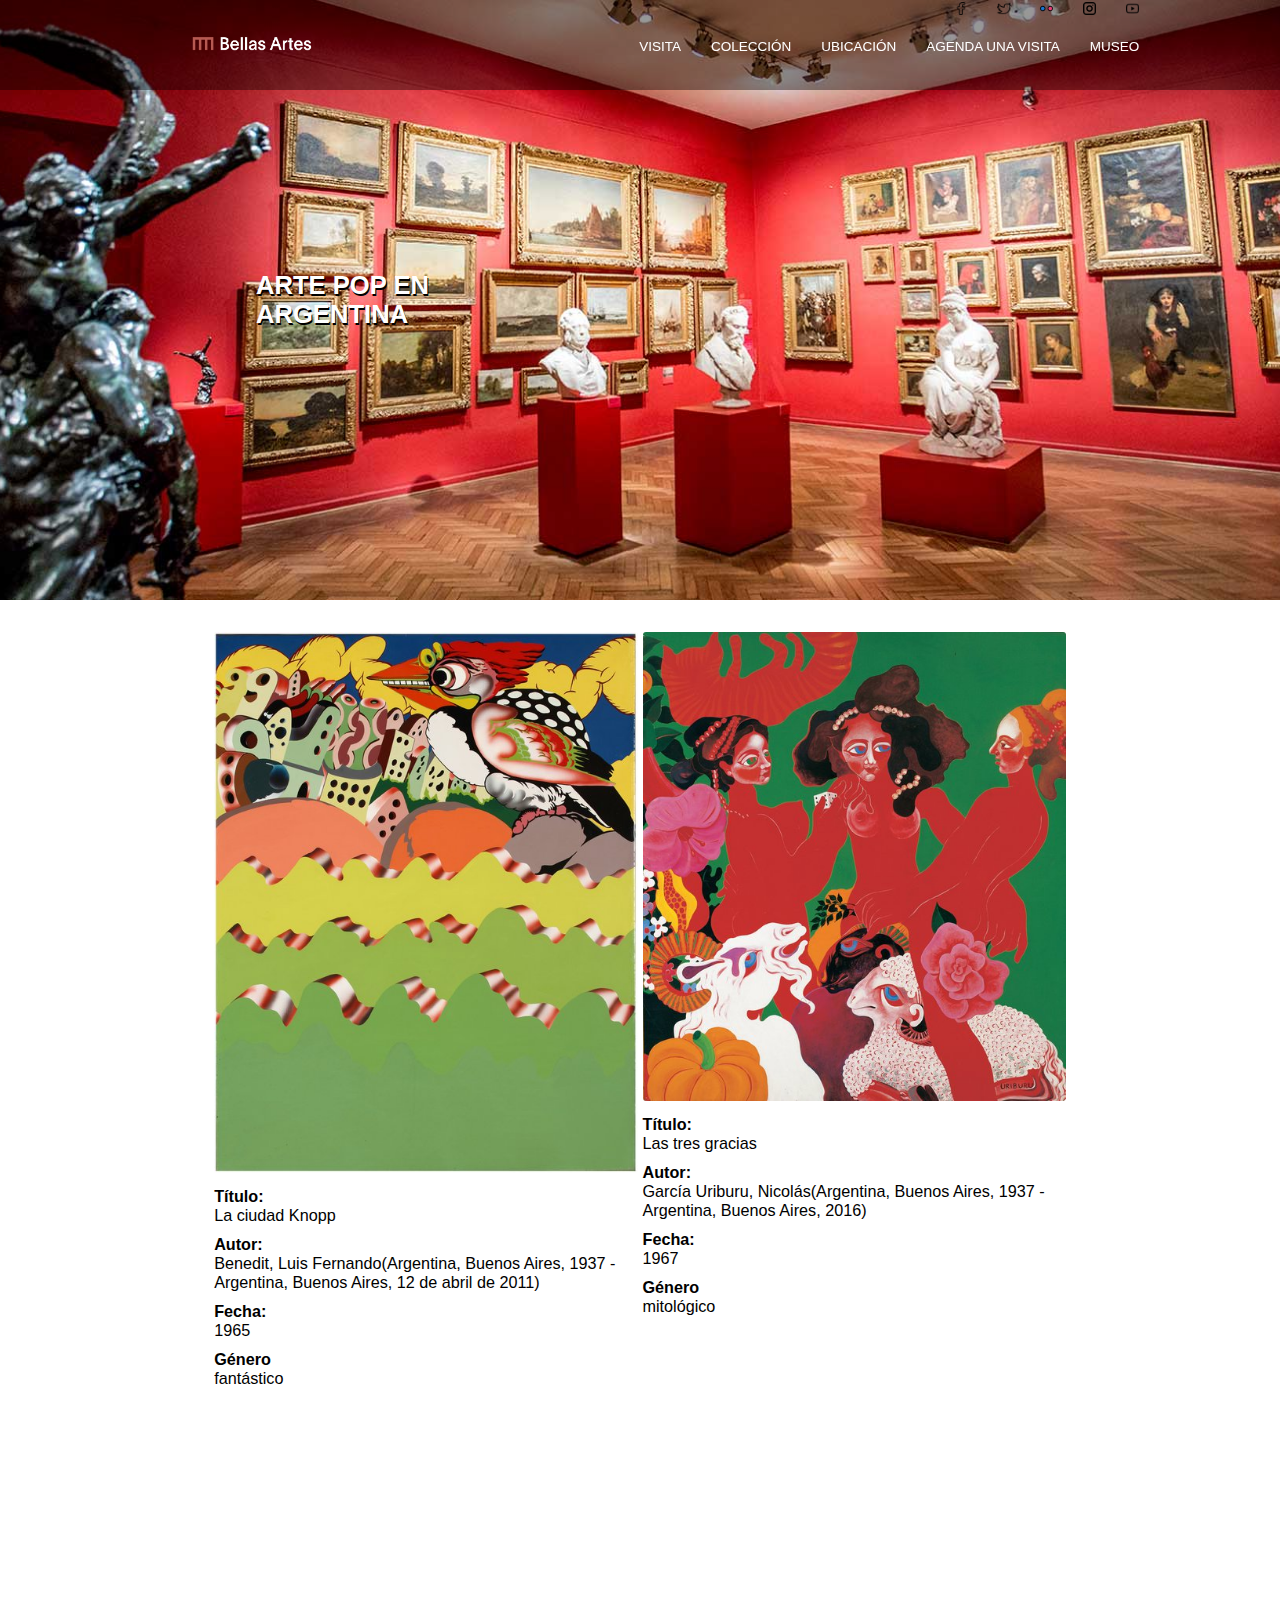
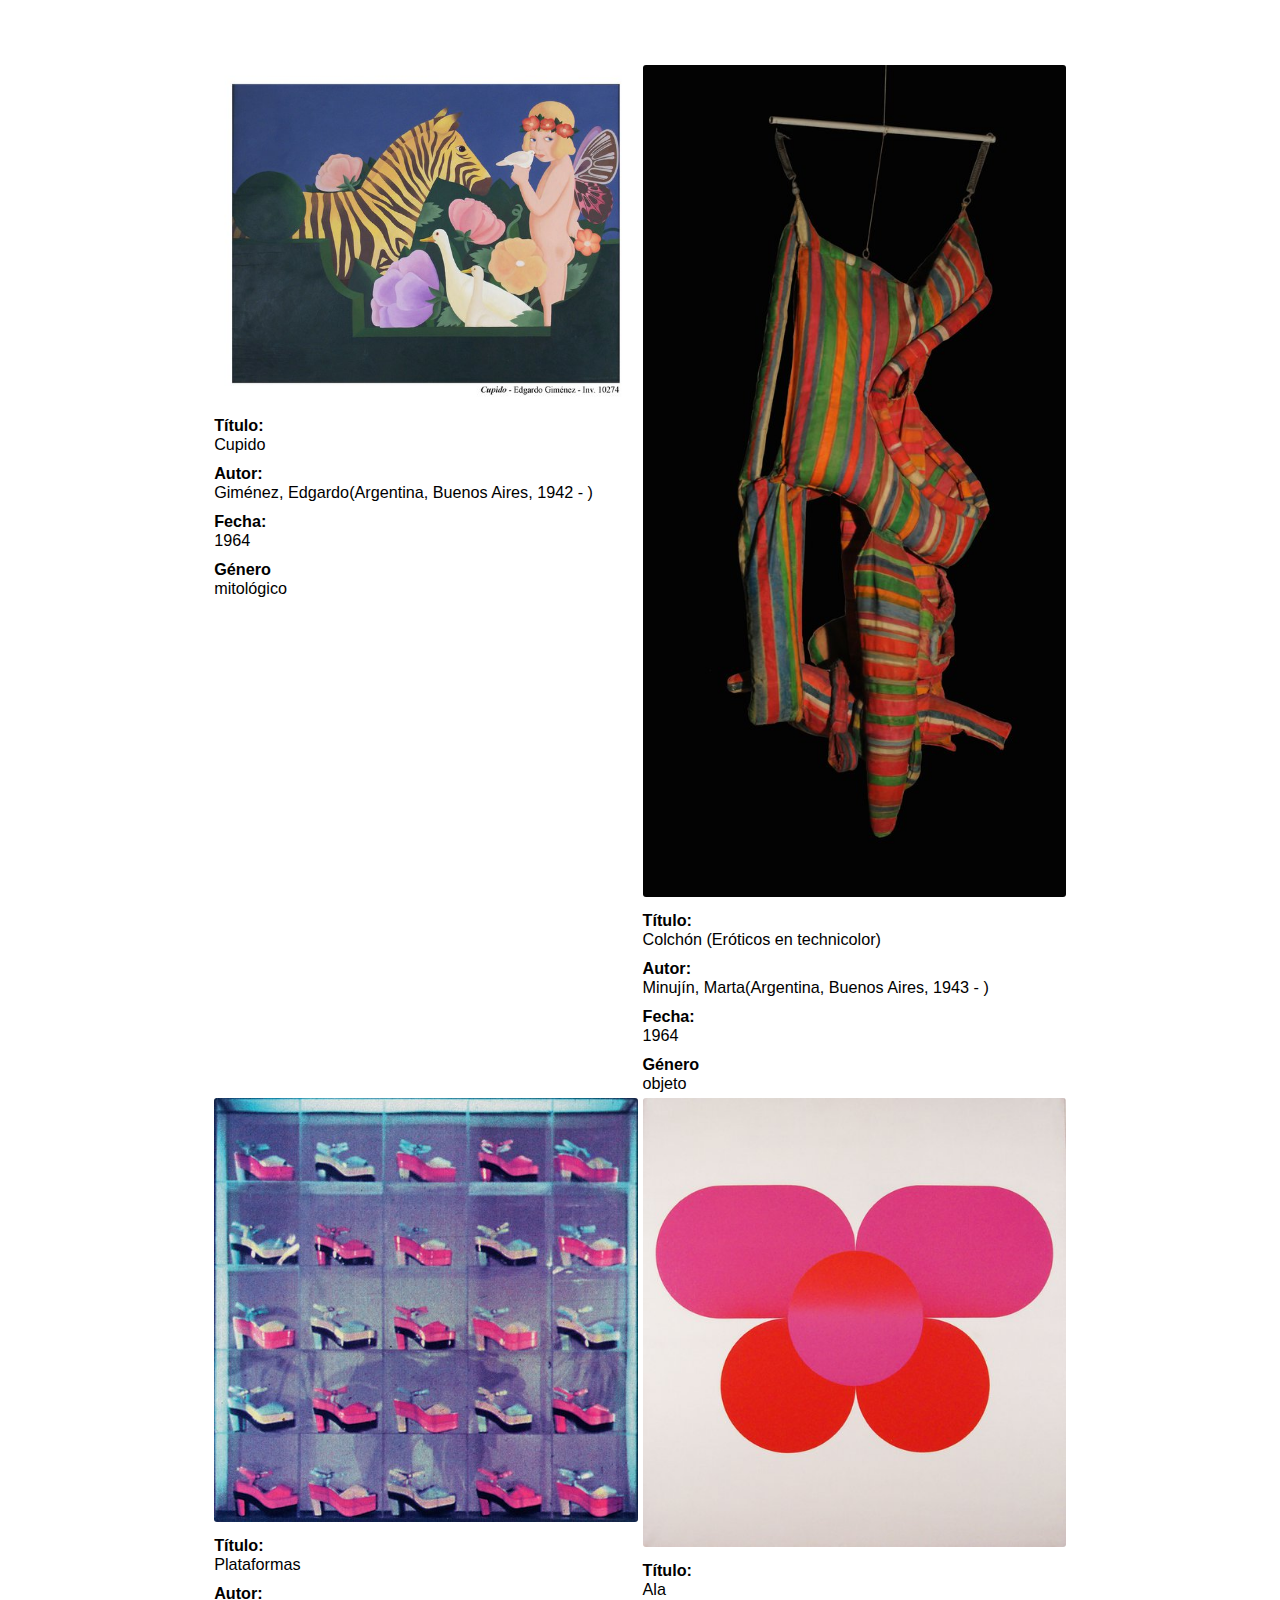
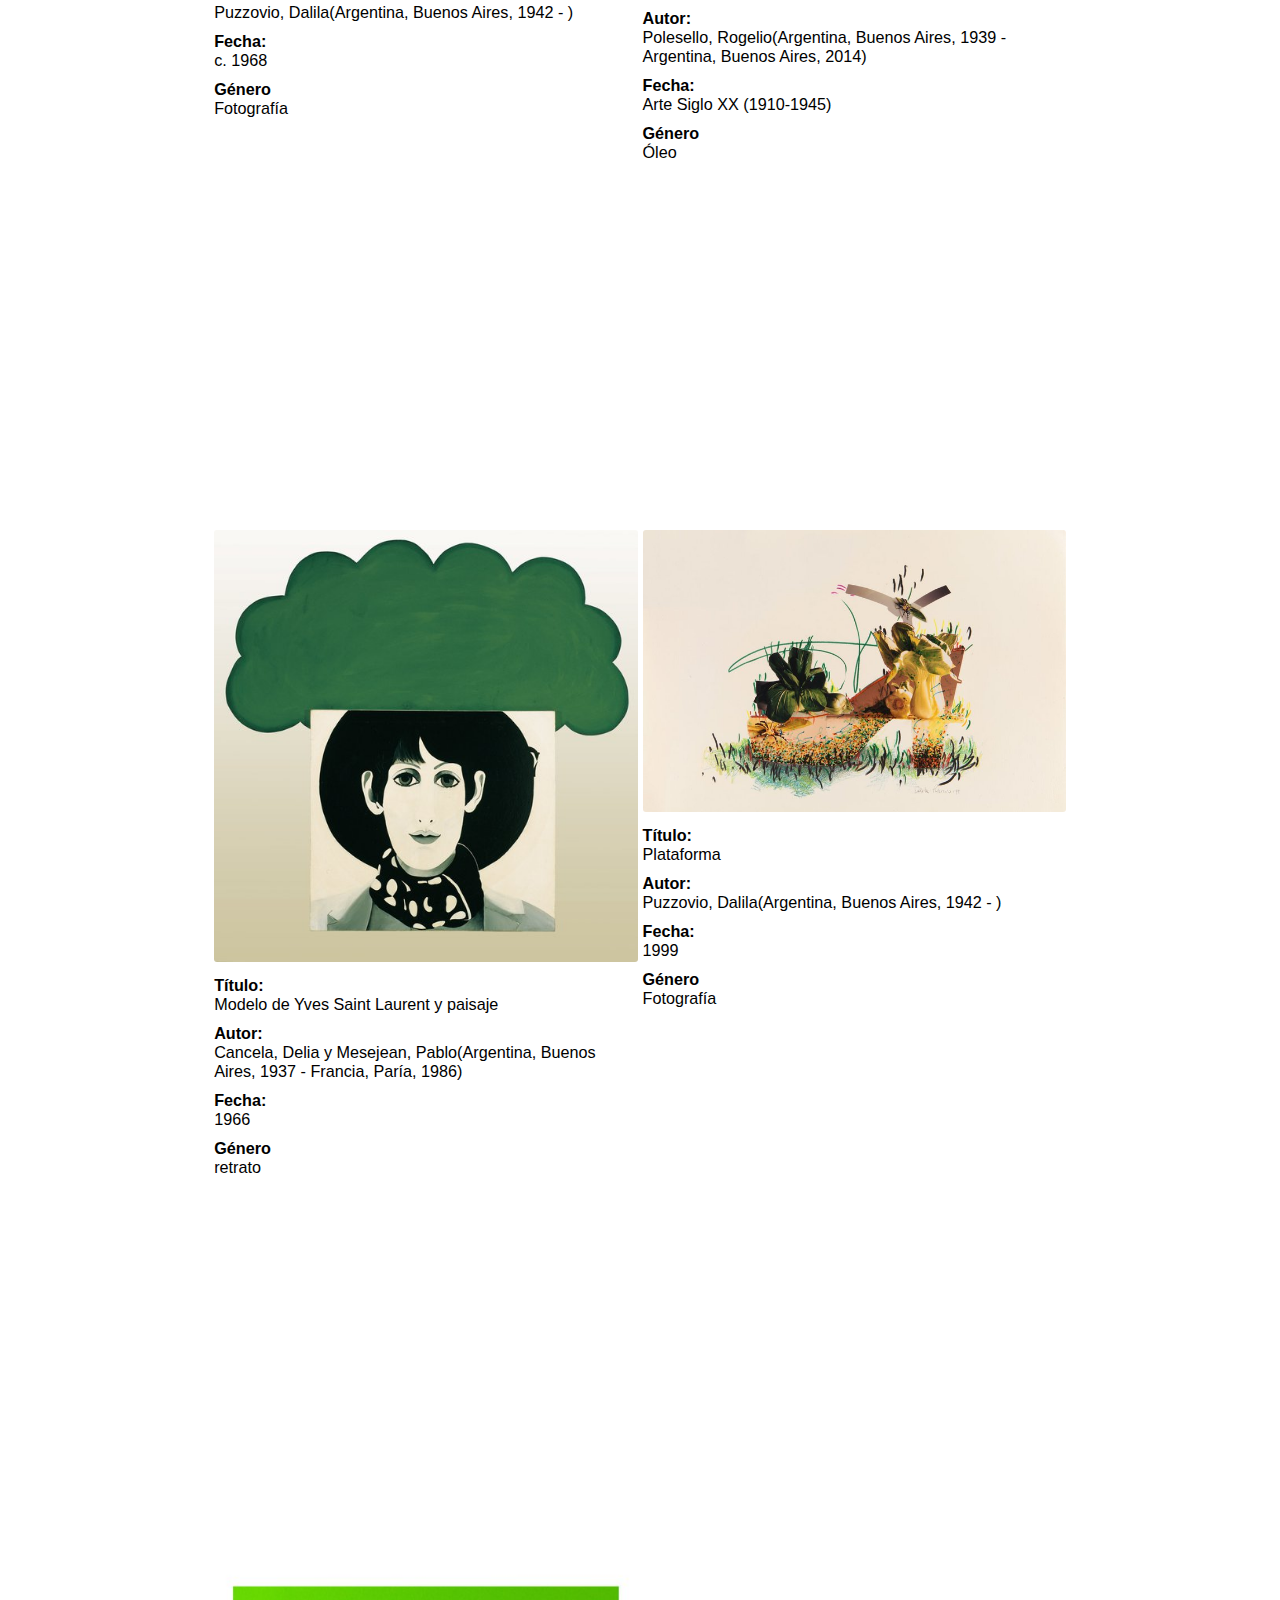
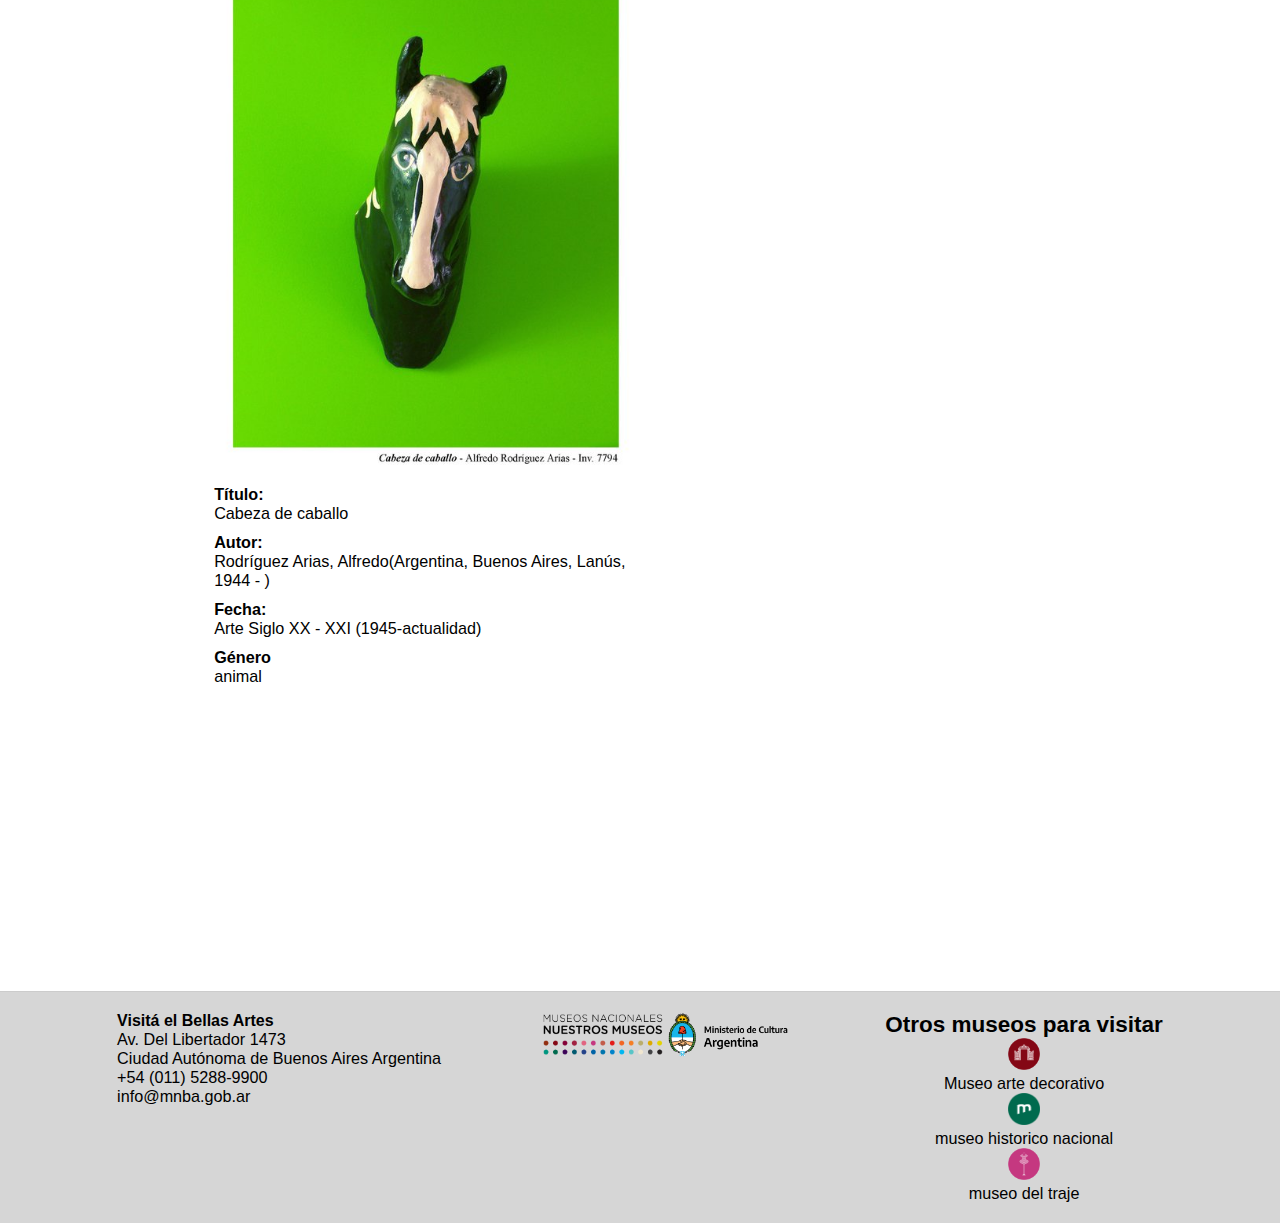
<file: artePopEnArgentina.html>
<!DOCTYPE html>
<html lang="en">

<head>
    <meta charset="UTF-8">
    <meta name="viewport" content="width=device-width, initial-scale=1.0">
    <link rel="stylesheet" href="style.css">

    <title>Trabajo Final Integrador: Sitio Web de un Museo</title>
</head>

<body>
    <header>
        <nav>
            <div id="logo">
                <a href="index.html"><img src="img/logo-mnba.png" alt="museo nacional de bellas artes"></a>
            </div>
            <div class="linkNavegacion">
                <ul>
                    <li><a href="visita.html">visita</a></li>
                    <li><a href="index.html#colecciones">colección</a></li>
                    <li><a href="index.html#mapa">Ubicación</a></li>
                    <li><a href="formulario.html">Agenda Una Visita</a></li>
                    <li><a href="">Museo</a></li>
                </ul>
            </div>
            <div class="redes">
                <ul>
                    <li>
                        <a href="https://www.facebook.com/MNBAArgentina" target="_blank">
                            <img src="img/facebook.png" alt="facebook">
                        </a>
                    </li>
                    <li>
                        <a href="https://twitter.com/BellasArtesAR" target="_blank">
                            <img src="img/twitter.png" alt="twitter">
                        </a>
                    </li>
                    <li>
                        <a href="https://www.flickr.com/photos/186501806@N04/albums/" target="_blank">
                            <img src="img/flickr.png" alt="flickr">
                        </a>
                    </li>
                    <li>
                        <a href="https://www.instagram.com/bellasartesargentina/" target="_blank">
                            <img src="img/instagram.png" alt="instagram">
                        </a>
                    </li>
                    <li>
                        <a href="https://www.youtube.com/user/MNBAdigital" target="_blank">
                            <img src="img/youtube.png" alt="youtube">
                        </a>
                    </li>
                </ul>
            </div>
        </nav>

        <div class="imgBgHeader">
            <img src="img/museo-nacional-bellas-artes-interior.jpg" alt="">
            <h1 class="obrasH1">arte pop en Argentina</h1>
        </div>
    </header>

    <div class="obrasContainer" id="img1" onmouseover="hablar('img1')" onmouseout="detener()">
        <div class="img1">
            <a href="img/artePopEnArgentina/1.jpg" target="_blank">
                <img src="img/artePopEnArgentina/1.jpg" alt="">
            </a>
            <dl>
                <dt>Título:</dt>
                <dd>La ciudad Knopp</dd>
                <dt>Autor:</dt>
                <dd>Benedit, Luis Fernando(Argentina, Buenos Aires, 1937 - Argentina, Buenos Aires, 12 de abril de 2011)
                </dd>
                <dt>Fecha: </dt>
                <dd>1965</dd>
                <dt>Género</dt>
                <dd>fantástico</dd>
            </dl>
        </div>
        <div class="img2" id="img2" onmouseover="hablar('img2')" onmouseout="detener()">
            <a href="img/artePopEnArgentina/2.jpg" target="_blank">

                <img src="img/artePopEnArgentina/2.jpg" alt="">
            </a>
            <dl>
                <dt>Título:</dt>
                <dd>Las tres gracias</dd>
                <dt>Autor:</dt>
                <dd>García Uriburu, Nicolás(Argentina, Buenos Aires, 1937 - Argentina, Buenos Aires, 2016)</dd>
                <dt>Fecha: </dt>
                <dd>1967</dd>
                <dt>Género</dt>
                <dd>mitológico</dd>
            </dl>
        </div>
        <div class="img3" id="img3" onmouseover="hablar('img3')" onmouseout="detener()">
            <a href="img/artePopEnArgentina/3.jpg" target="_blank">

                <img src="img/artePopEnArgentina/3.jpg" alt="">
            </a>
            <dl>
                <dt>Título:</dt>
                <dd>Cupido</dd>
                <dt>Autor:</dt>
                <dd>Giménez, Edgardo(Argentina, Buenos Aires, 1942 - )</dd>
                <dt>Fecha: </dt>
                <dd>1964</dd>
                <dt>Género</dt>
                <dd>mitológico</dd>
            </dl>
        </div>
        <div class="img4" id="img4" onmouseover="hablar('img4')" onmouseout="detener()">
            <a href="img/artePopEnArgentina/4.jpg" target="_blank">

                <img src="img/artePopEnArgentina/4.jpg" alt="">
            </a>
            <dl>
                <dt>Título:</dt>
                <dd>Colchón (Eróticos en technicolor)</dd>
                <dt>Autor:</dt>
                <dd>Minujín, Marta(Argentina, Buenos Aires, 1943 - )</dd>
                <dt>Fecha: </dt>
                <dd>1964</dd>
                <dt>Género</dt>
                <dd>objeto</dd>
            </dl>
        </div>
        <div class="img5" id="img5" onmouseover="hablar('img5')" onmouseout="detener()">
            <a href="img/artePopEnArgentina/5.jpg" target="_blank">

                <img src="img/artePopEnArgentina/5.jpg" alt="">
            </a>
            <dl>
                <dt>Título:</dt>
                <dd>Plataformas</dd>
                <dt>Autor:</dt>
                <dd>Puzzovio, Dalila(Argentina, Buenos Aires, 1942 - )</dd>
                <dt>Fecha: </dt>
                <dd>c. 1968</dd>
                <dt>Género</dt>
                <dd>Fotografía</dd>
            </dl>
        </div>
        <div class="img6" id="img6" onmouseover="hablar('img6')" onmouseout="detener()">
            <a href="img/artePopEnArgentina/6.jpg" target="_blank">

                <img src="img/artePopEnArgentina/6.jpg" alt="">
            </a>
            <dl>
                <dt>Título:</dt>
                <dd>Ala</dd>
                <dt>Autor:</dt>
                <dd>Polesello, Rogelio(Argentina, Buenos Aires, 1939 - Argentina, Buenos Aires, 2014)</dd>
                <dt>Fecha: </dt>
                <dd>Arte Siglo XX (1910-1945)</dd>
                <dt>Género</dt>
                <dd>Óleo</dd>
            </dl>
        </div>
        <div class="img7" id="img7" onmouseover="hablar('img7')" onmouseout="detener()">
            <a href="img/artePopEnArgentina/7.jpg" target="_blank">

                <img src="img/artePopEnArgentina/7.jpg" alt="">
            </a>
            <dl>
                <dt>Título:</dt>
                <dd>Modelo de Yves Saint Laurent y paisaje</dd>
                <dt>Autor:</dt>
                <dd>Cancela, Delia y Mesejean, Pablo(Argentina, Buenos Aires, 1937 - Francia, Paría, 1986)</dd>
                <dt>Fecha: </dt>
                <dd>1966</dd>
                <dt>Género</dt>
                <dd>retrato</dd>
            </dl>
        </div>
        <div class="img8" id="img8" onmouseover="hablar('img8')" onmouseout="detener()">
            <a href="img/artePopEnArgentina/8.jpg" target="_blank">

                <img src="img/artePopEnArgentina/8.jpg" alt="">
            </a>
            <dl>
                <dt>Título:</dt>
                <dd>Plataforma</dd>
                <dt>Autor:</dt>
                <dd>Puzzovio, Dalila(Argentina, Buenos Aires, 1942 - )</dd>
                <dt>Fecha: </dt>
                <dd>1999</dd>
                <dt>Género</dt>
                <dd>Fotografía</dd>
            </dl>
        </div>
        <div class="img9" id="img9" onmouseover="hablar('img9')" onmouseout="detener()">
            <a href="img/artePopEnArgentina/9.jpg" target="_blank">

                <img src="img/artePopEnArgentina/9.jpg" alt="">
            </a>
            <dl>
                <dt>Título:</dt>
                <dd>Cabeza de caballo</dd>
                <dt>Autor:</dt>
                <dd>Rodríguez Arias, Alfredo(Argentina, Buenos Aires, Lanús, 1944 - )</dd>
                <dt>Fecha: </dt>
                <dd>Arte Siglo XX - XXI (1945-actualidad)</dd>
                <dt>Género</dt>
                <dd>animal</dd>
            </dl>
        </div>
    </div>

    <footer>
        <div class="visita">
            <h4>Visitá el Bellas Artes</h4>
            <ul>
                <li>
                    Av. Del Libertador 1473
                </li>
                <li>
                    Ciudad Autónoma de Buenos Aires Argentina
                </li>
                <li>
                    +54 (011) 5288-9900
                </li>
                <li>
                    info@mnba.gob.ar
                </li>
            </ul>
        </div>
        <div class="logosArgentina">
            <img src="img/museosnacionales.png" alt="museos nacionales">
            <img src="img/logo-meccyt.png" alt="museos nacionales">
        </div>
        <div class="otrosMuseos">
            <h3>Otros museos para visitar</h3>
            <div>
                <a href="https://museoartedecorativo.cultura.gob.ar/">
                    <img src="img/otrosMuseos/10-mnad-800x800px.png" alt="museoartedecorativo">
                    <p>Museo arte decorativo</p>
                </a>

                <a href="https://museohistoriconacional.cultura.gob.ar/">
                    <img src="img/otrosMuseos/23-mhn-582x582px.png" alt="museohistoriconacional">
                    <p>
                        museo historico nacional
                    </p>
                </a>

                <a href="https://museodeltraje.cultura.gob.ar/">
                    <img src="img/otrosMuseos/14-eltraje-800x800px.png" alt="museodeltraje">
                    <p>
                        museo del traje
                    </p>
                </a>
            </div>
        </div>
    </footer>

    <script src="index.js"></script>
</body>

</html>
</file>
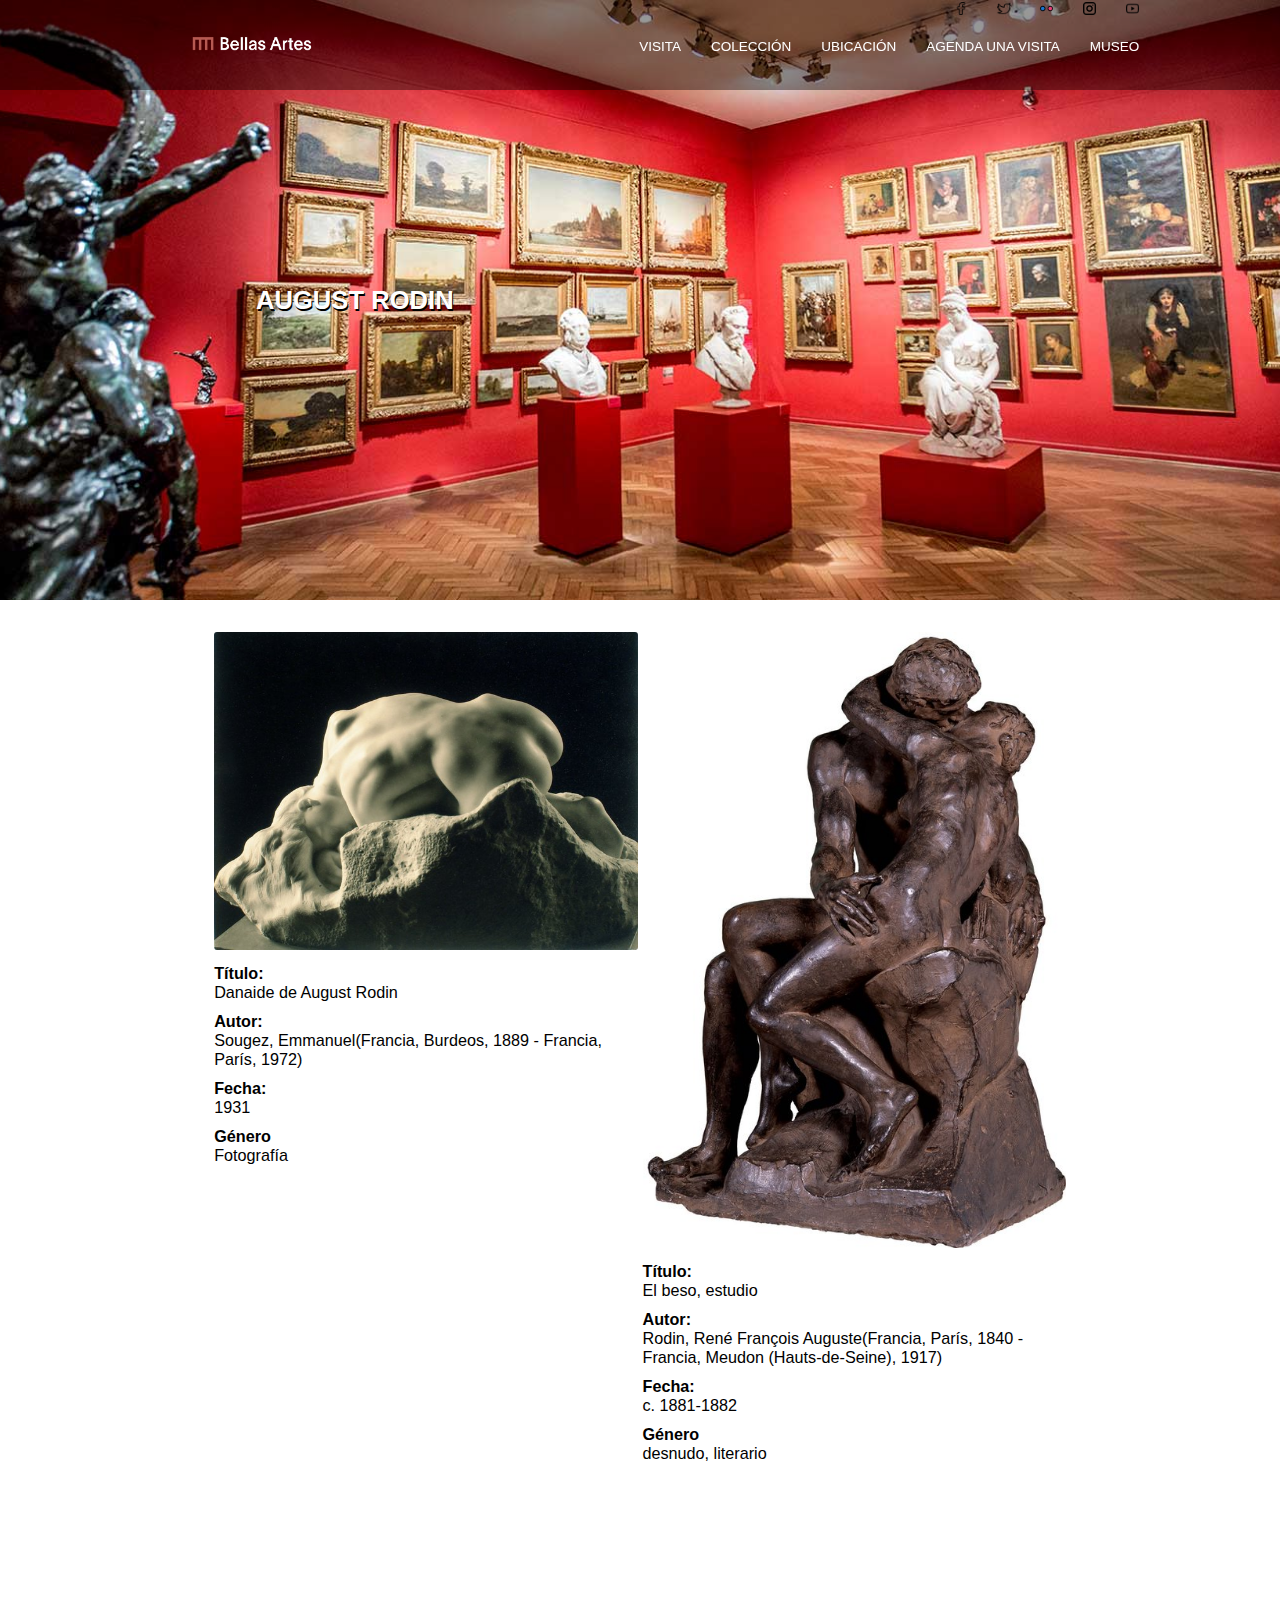
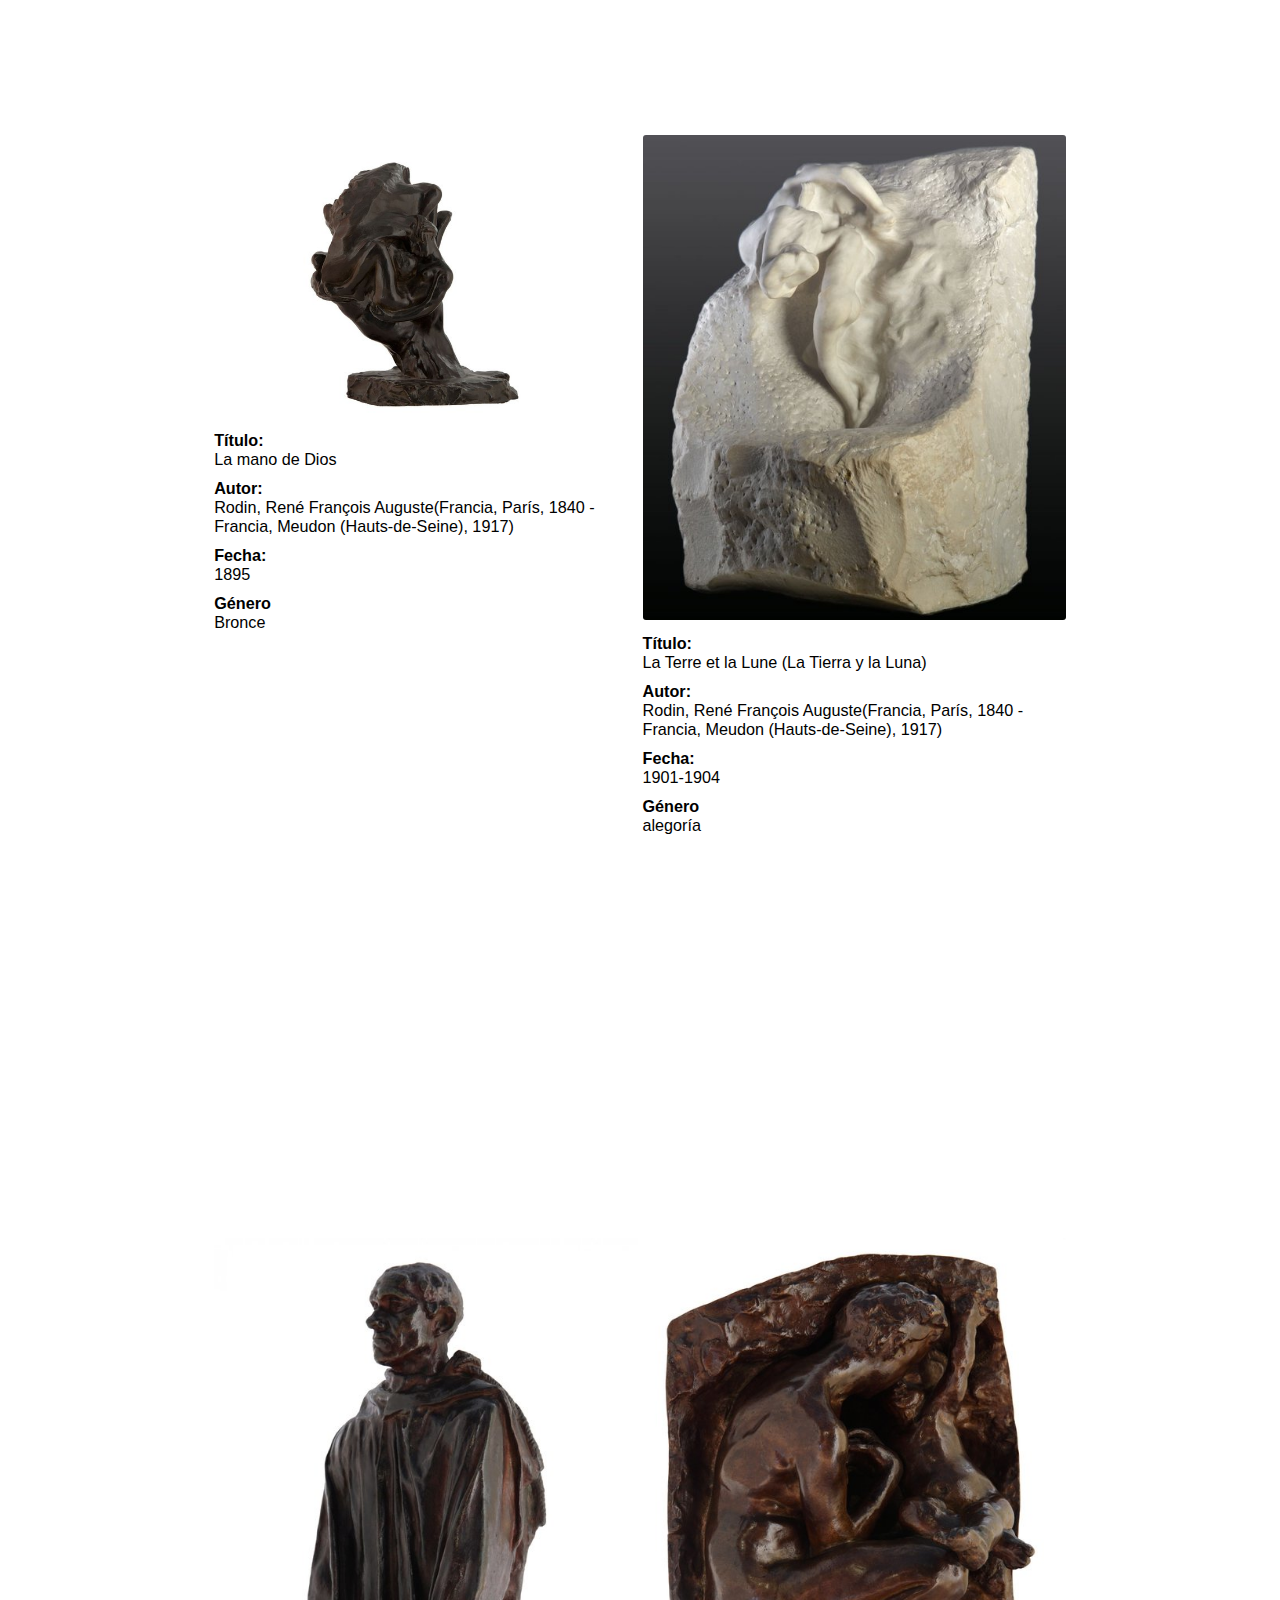
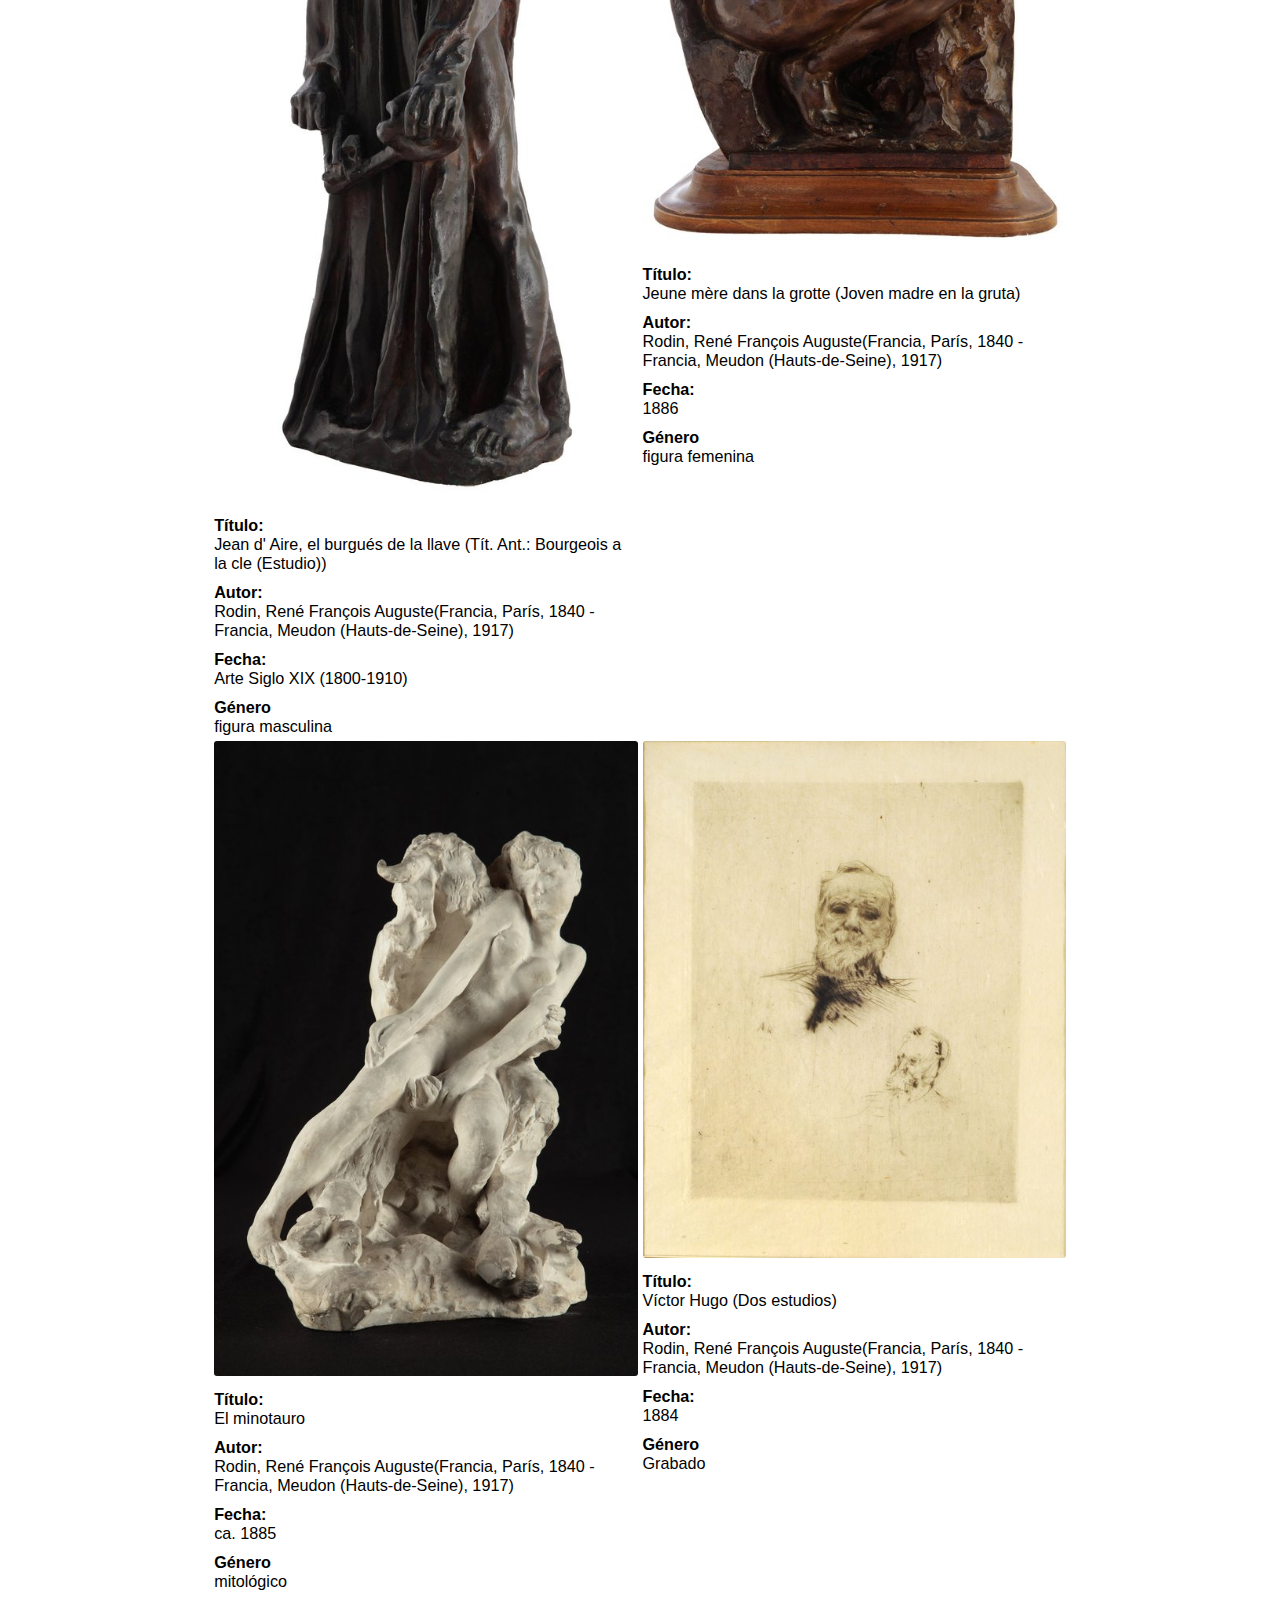
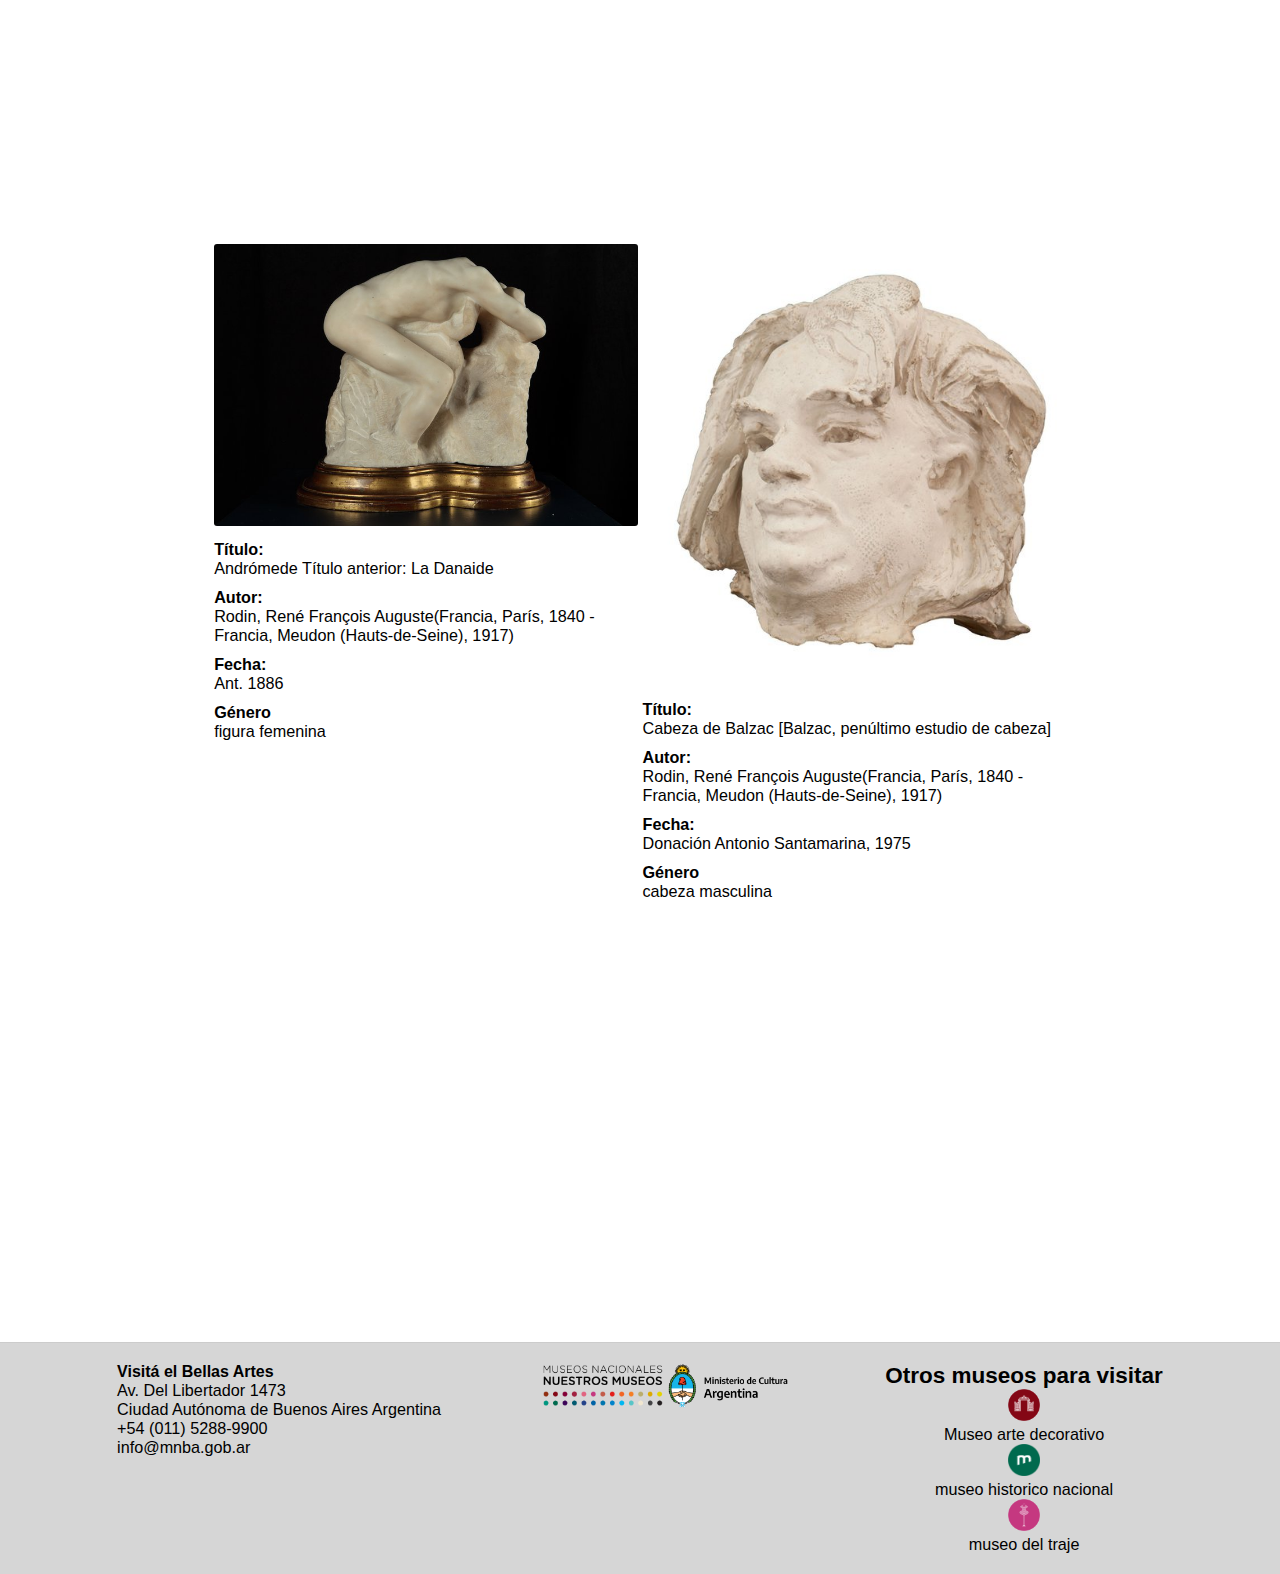
<file: augustoRodin.html>
<!DOCTYPE html>
<html lang="en">

<head>
    <meta charset="UTF-8">
    <meta name="viewport" content="width=device-width, initial-scale=1.0">
    <link rel="stylesheet" href="style.css">

    <title>Trabajo Final Integrador: Sitio Web de un Museo</title>
</head>

<body>
    <header>
        <nav>
            <div id="logo">
                <a href="index.html"><img src="img/logo-mnba.png" alt="museo nacional de bellas artes"></a>
            </div>
            <div class="linkNavegacion">
                <ul>
                    <li><a href="visita.html">visita</a></li>
                    <li><a href="index.html#colecciones">colección</a></li>
                    <li><a href="index.html#mapa">Ubicación</a></li>
                    <li><a href="formulario.html">Agenda Una Visita</a></li>
                    <li><a href="">Museo</a></li>
                </ul>
            </div>
            <div class="redes">
                <ul>
                    <li>
                        <a href="https://www.facebook.com/MNBAArgentina" target="_blank">
                            <img src="img/facebook.png" alt="facebook">
                        </a>
                    </li>
                    <li>
                        <a href="https://twitter.com/BellasArtesAR" target="_blank">
                            <img src="img/twitter.png" alt="twitter">
                        </a>
                    </li>
                    <li>
                        <a href="https://www.flickr.com/photos/186501806@N04/albums/" target="_blank">
                            <img src="img/flickr.png" alt="flickr">
                        </a>
                    </li>
                    <li>
                        <a href="https://www.instagram.com/bellasartesargentina/" target="_blank">
                            <img src="img/instagram.png" alt="instagram">
                        </a>
                    </li>
                    <li>
                        <a href="https://www.youtube.com/user/MNBAdigital" target="_blank">
                            <img src="img/youtube.png" alt="youtube">
                        </a>
                    </li>
                </ul>
            </div>
        </nav>

        <div class="imgBgHeader">
            <img src="img/museo-nacional-bellas-artes-interior.jpg" alt="">
            <h1 class="obrasH1">August rodin</h1>
        </div>
    </header>

    <div class="obrasContainer">
        <div class="img1" id="img1" onmouseover="hablar('img1')" onmouseout="detener()">
            <a href="img/AugustRodin/1.jpg" target="_blank">

                <img src="img/AugustRodin/1.jpg" alt="">
            </a>
            <dl>
                <dt>Título:</dt>
                <dd>Danaide de August Rodin</dd>
                <dt>Autor:</dt>
                <dd>Sougez, Emmanuel(Francia, Burdeos, 1889 - Francia, París, 1972)</dd>
                <dt>Fecha: </dt>
                <dd>1931</dd>
                <dt>Género</dt>
                <dd>Fotografía</dd>
            </dl>
        </div>
        <div class="img2" id="img2" onmouseover="hablar('img2')" onmouseout="detener()">
            <a href="img/AugustRodin/2.jpg" target="_blank">

                <img src="img/AugustRodin/2.jpg" alt="">
            </a>
            <dl>
                <dt>Título:</dt>
                <dd>El beso, estudio</dd>
                <dt>Autor:</dt>
                <dd>Rodin, René François Auguste(Francia, París, 1840 - Francia, Meudon (Hauts-de-Seine), 1917)</dd>
                <dt>Fecha: </dt>
                <dd>c. 1881-1882</dd>
                <dt>Género</dt>
                <dd>desnudo, literario</dd>
            </dl>
        </div>
        <div class="img3" id="img3" onmouseover="hablar('img3')" onmouseout="detener()">
            <a href="img/AugustRodin/3.jpg" target="_blank">
                <img src="img/AugustRodin/3.jpg" alt="">
            </a>
            <dl>
                <dt>Título:</dt>
                <dd>La mano de Dios</dd>
                <dt>Autor:</dt>
                <dd>Rodin, René François Auguste(Francia, París, 1840 - Francia, Meudon (Hauts-de-Seine), 1917)</dd>
                <dt>Fecha: </dt>
                <dd>1895</dd>
                <dt>Género</dt>
                <dd>Bronce</dd>
            </dl>
        </div>
        <div class="img4" id="img4" onmouseover="hablar('img4')" onmouseout="detener()">
            <a href="img/AugustRodin/4.jpg" target="_blank">

                <img src="img/AugustRodin/4.jpg" alt="">
            </a>
            <dl>
                <dt>Título:</dt>
                <dd>La Terre et la Lune (La Tierra y la Luna)</dd>
                <dt>Autor:</dt>
                <dd>Rodin, René François Auguste(Francia, París, 1840 - Francia, Meudon (Hauts-de-Seine), 1917)</dd>
                <dt>Fecha: </dt>
                <dd>1901-1904</dd>
                <dt>Género</dt>
                <dd>alegoría</dd>
            </dl>
        </div>
        <div class="img5" id="img5" onmouseover="hablar('img5')" onmouseout="detener()">
            <a href="img/AugustRodin/5.jpg" target="_blank">

                <img src="img/AugustRodin/5.jpg" alt="">
            </a>
            <dl>
                <dt>Título:</dt>
                <dd>Jean d' Aire, el burgués de la llave (Tít. Ant.: Bourgeois a la cle (Estudio))</dd>
                <dt>Autor:</dt>
                <dd>Rodin, René François Auguste(Francia, París, 1840 - Francia, Meudon (Hauts-de-Seine), 1917)</dd>
                <dt>Fecha: </dt>
                <dd>Arte Siglo XIX (1800-1910)</dd>
                <dt>Género</dt>
                <dd>figura masculina</dd>
            </dl>
        </div>
        <div class="img6" id="img6" onmouseover="hablar('img6')" onmouseout="detener()">
            <a href="img/AugustRodin/6.jpg" target="_blank">

                <img src="img/AugustRodin/6.jpg" alt="">
            </a>
            <dl>
                <dt>Título:</dt>
                <dd>Jeune mère dans la grotte (Joven madre en la gruta)</dd>
                <dt>Autor:</dt>
                <dd>Rodin, René François Auguste(Francia, París, 1840 - Francia, Meudon (Hauts-de-Seine), 1917)</dd>
                <dt>Fecha: </dt>
                <dd>1886</dd>
                <dt>Género</dt>
                <dd>figura femenina</dd>
            </dl>
        </div>
        <div class="img7" id="img7" onmouseover="hablar('img7')" onmouseout="detener()">
            <a href="img/AugustRodin/7.jpg" target="_blank">

                <img src="img/AugustRodin/7.jpg" alt="">
            </a>
            <dl>
                <dt>Título:</dt>
                <dd>El minotauro</dd>
                <dt>Autor:</dt>
                <dd>Rodin, René François Auguste(Francia, París, 1840 - Francia, Meudon (Hauts-de-Seine), 1917)</dd>
                <dt>Fecha: </dt>
                <dd>ca. 1885</dd>
                <dt>Género</dt>
                <dd>mitológico</dd>
            </dl>
        </div>
        <div class="img8" id="img8" onmouseover="hablar('img8')" onmouseout="detener()">
            <a href="img/AugustRodin/8.jpg" target="_blank">

                <img src="img/AugustRodin/8.jpg" alt="">
            </a>
            <dl>
                <dt>Título:</dt>
                <dd>Víctor Hugo (Dos estudios)</dd>
                <dt>Autor:</dt>
                <dd>Rodin, René François Auguste(Francia, París, 1840 - Francia, Meudon (Hauts-de-Seine), 1917)</dd>
                <dt>Fecha: </dt>
                <dd>1884</dd>
                <dt>Género</dt>
                <dd>Grabado</dd>
            </dl>
        </div>
        <div class="img9" id="img9" onmouseover="hablar('img9')" onmouseout="detener()">
            <a href="img/AugustRodin/9.jpg" target="_blank">

                <img src="img/AugustRodin/9.jpg" alt="">
            </a>
            <dl>
                <dt>Título:</dt>
                <dd>Andrómede Título anterior: La Danaide</dd>
                <dt>Autor:</dt>
                <dd>Rodin, René François Auguste(Francia, París, 1840 - Francia, Meudon (Hauts-de-Seine), 1917)</dd>
                <dt>Fecha: </dt>
                <dd>Ant. 1886</dd>
                <dt>Género</dt>
                <dd>figura femenina</dd>
            </dl>
        </div>
        <div class="img10" id="img10" onmouseover="hablar('img10')" onmouseout="detener()">
            <a href="img/AugustRodin/10.jpg" target="_blank">

                <img src="img/AugustRodin/10.jpg" alt="">
            </a>
            <dl>
                <dt>Título:</dt>
                <dd>Cabeza de Balzac [Balzac, penúltimo estudio de cabeza]</dd>
                <dt>Autor:</dt>
                <dd>Rodin, René François Auguste(Francia, París, 1840 - Francia, Meudon (Hauts-de-Seine), 1917)</dd>
                <dt>Fecha: </dt>
                <dd>Donación Antonio Santamarina, 1975</dd>
                <dt>Género</dt>
                <dd>cabeza masculina</dd>
            </dl>
        </div>
    </div>

    <footer>
        <div class="visita">
            <h4>Visitá el Bellas Artes</h4>
            <ul>
                <li>
                    Av. Del Libertador 1473
                </li>
                <li>
                    Ciudad Autónoma de Buenos Aires Argentina
                </li>
                <li>
                    +54 (011) 5288-9900
                </li>
                <li>
                    info@mnba.gob.ar
                </li>
            </ul>
        </div>
        <div class="logosArgentina">
            <img src="img/museosnacionales.png" alt="museos nacionales">
            <img src="img/logo-meccyt.png" alt="museos nacionales">
        </div>
        <div class="otrosMuseos">
            <h3>Otros museos para visitar</h3>
            <div>
                <a href="https://museoartedecorativo.cultura.gob.ar/">
                    <img src="img/otrosMuseos/10-mnad-800x800px.png" alt="museoartedecorativo">
                    <p>Museo arte decorativo</p>
                </a>

                <a href="https://museohistoriconacional.cultura.gob.ar/">
                    <img src="img/otrosMuseos/23-mhn-582x582px.png" alt="museohistoriconacional">
                    <p>
                        museo historico nacional
                    </p>
                </a>

                <a href="https://museodeltraje.cultura.gob.ar/">
                    <img src="img/otrosMuseos/14-eltraje-800x800px.png" alt="museodeltraje">
                    <p>
                        museo del traje
                    </p>
                </a>
            </div>
        </div>
    </footer>

    <script src="index.js"></script>
</body>

</html>
</file>
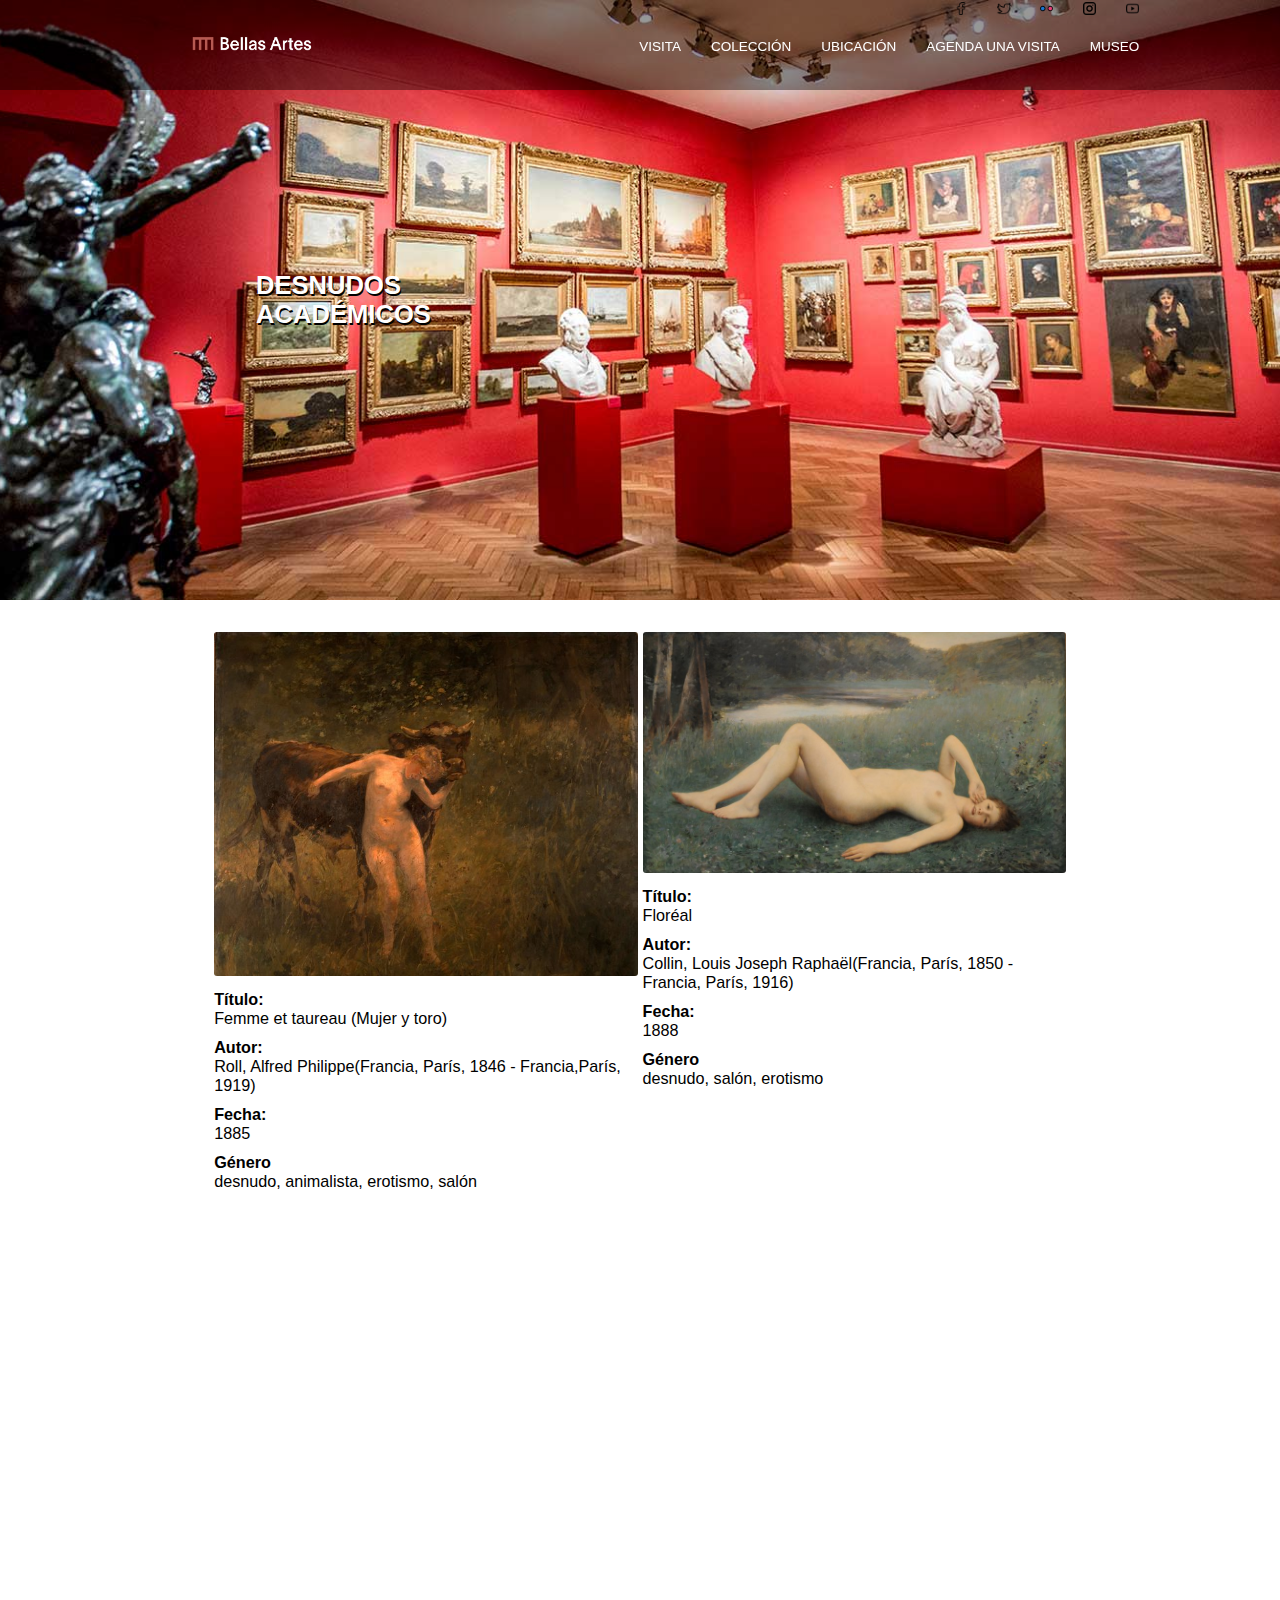
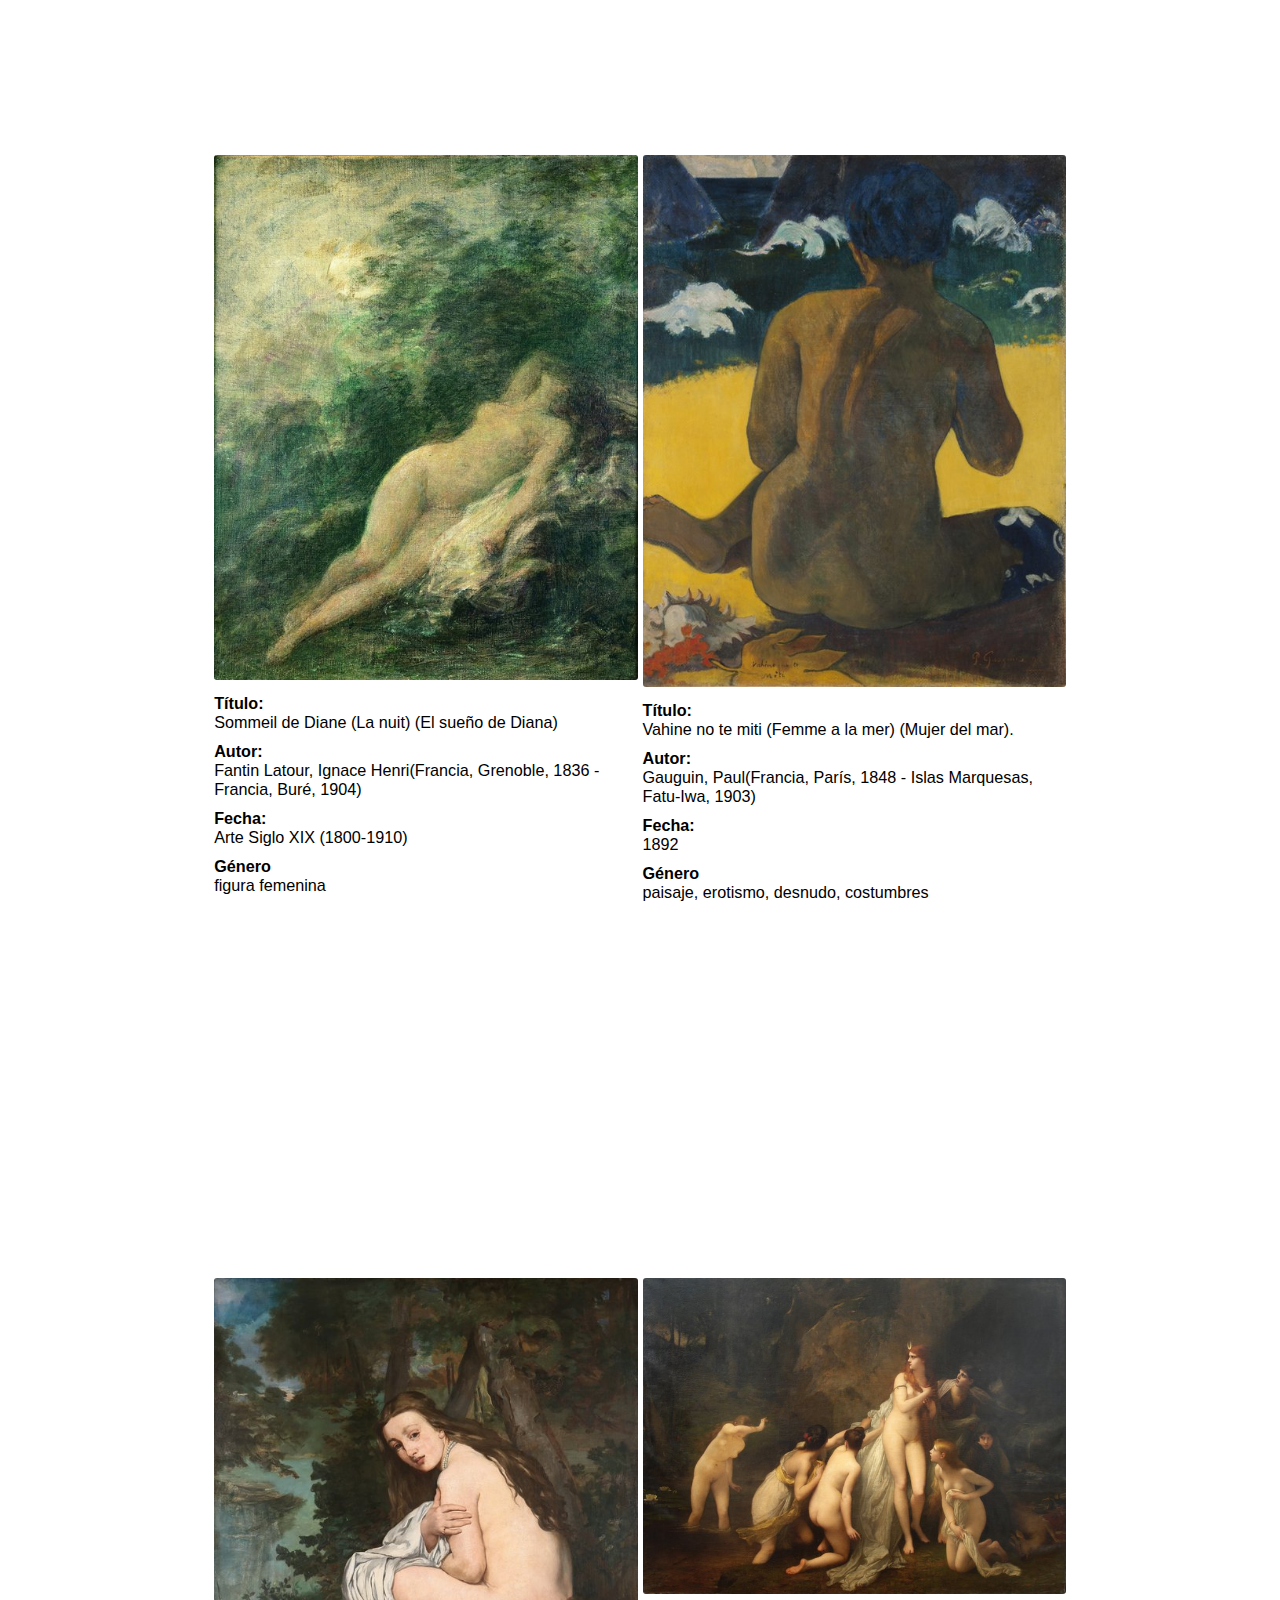
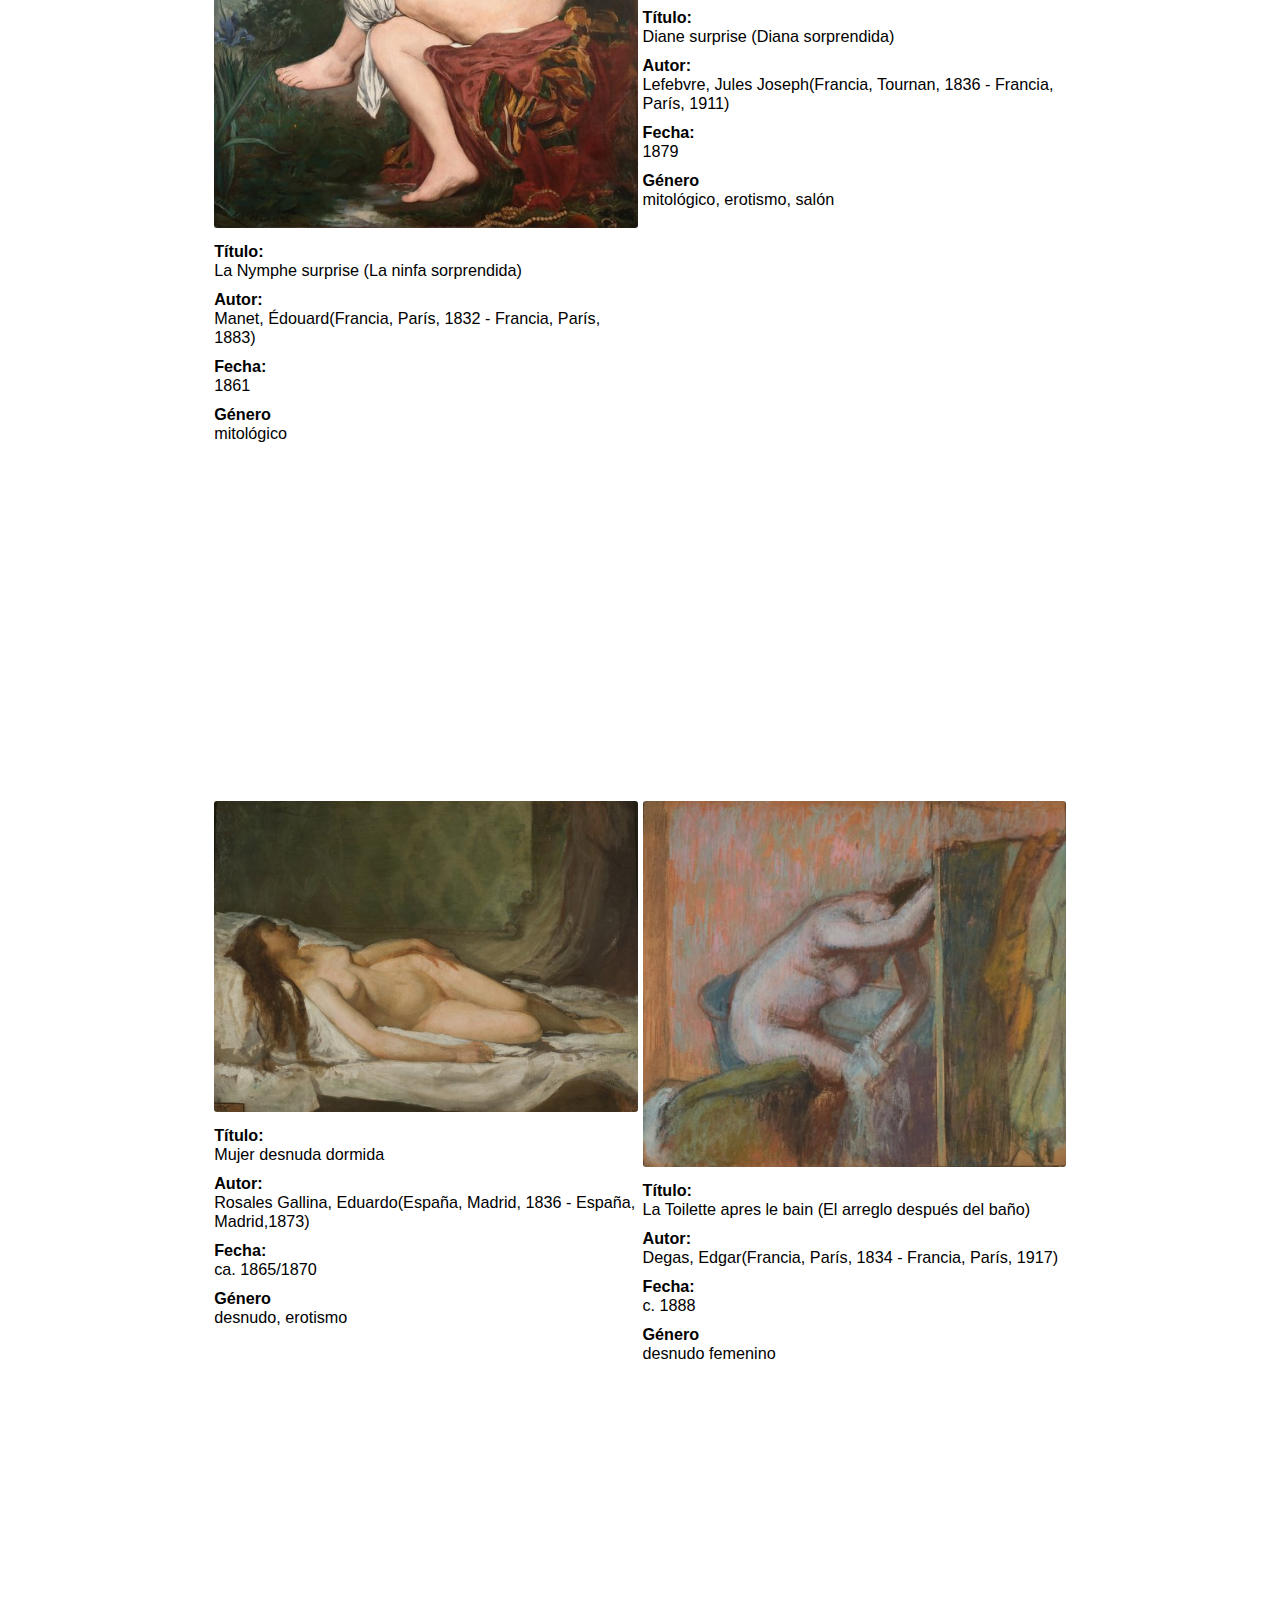
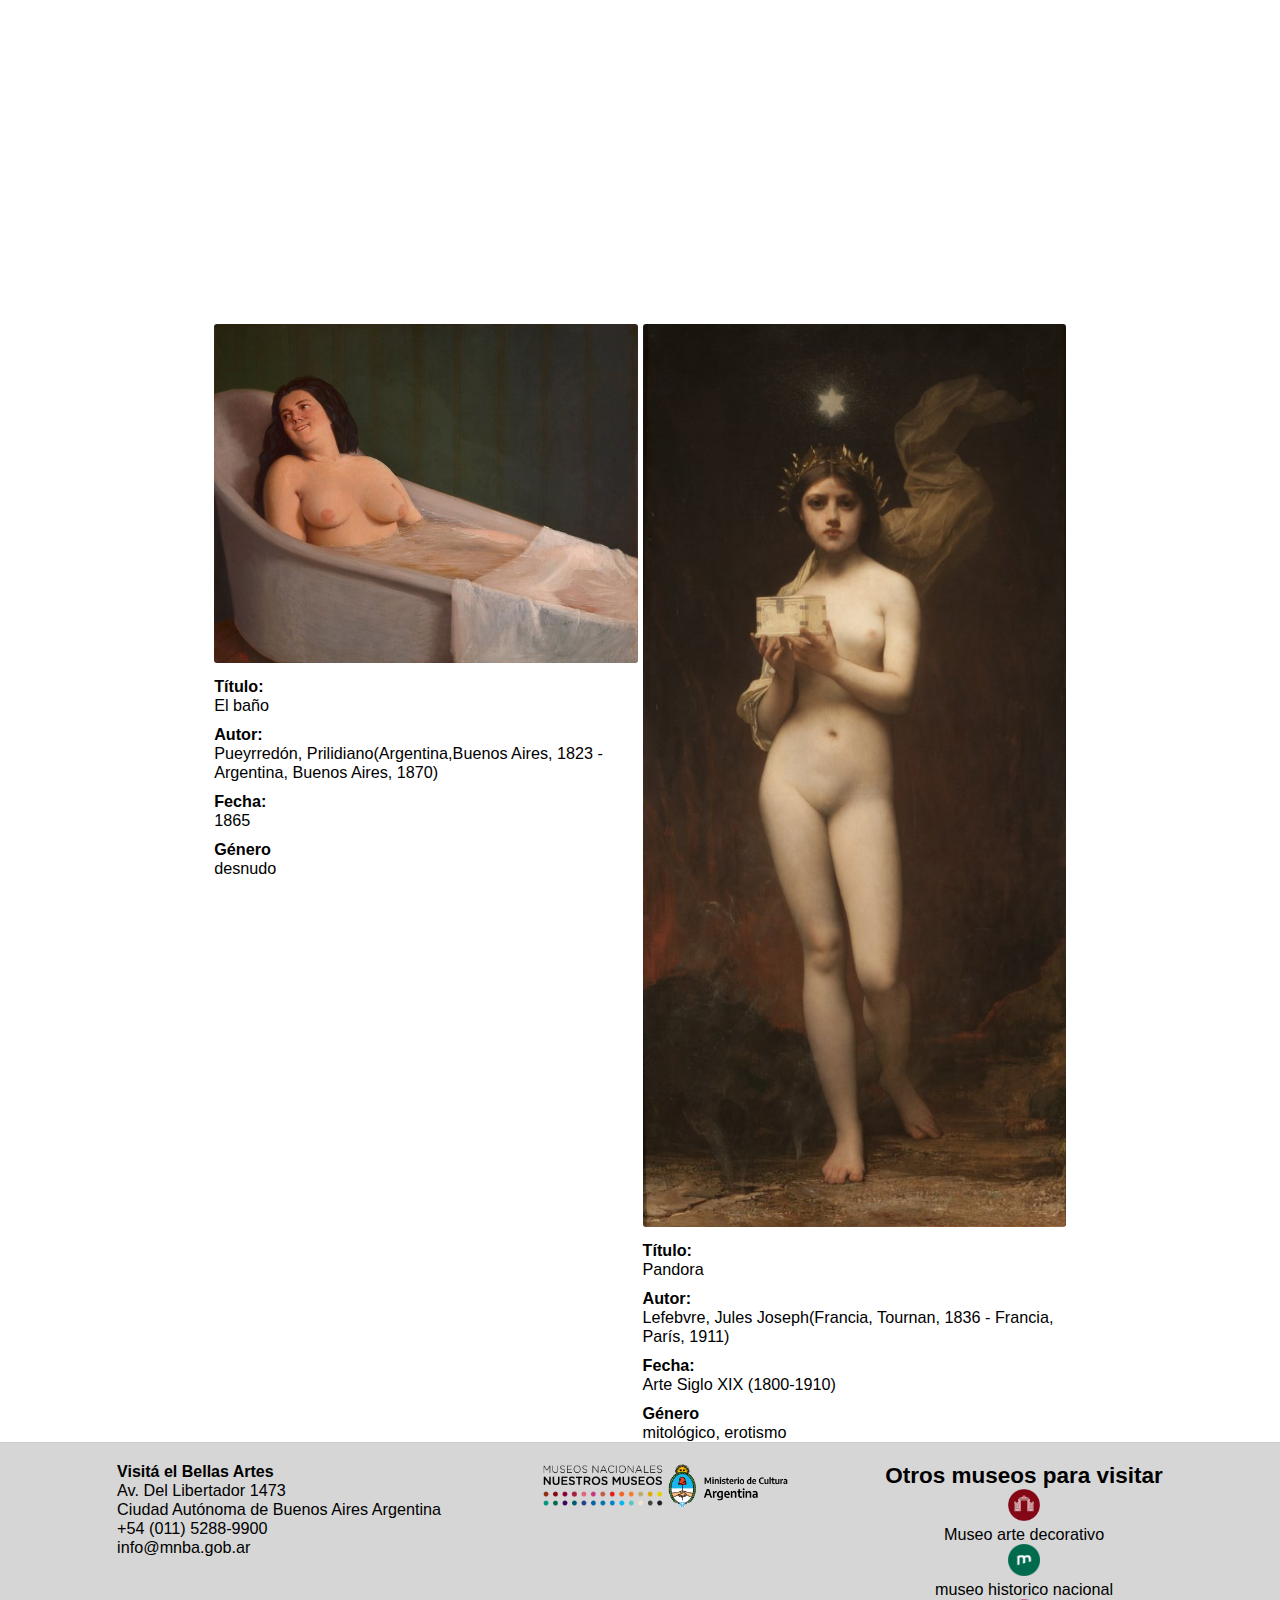
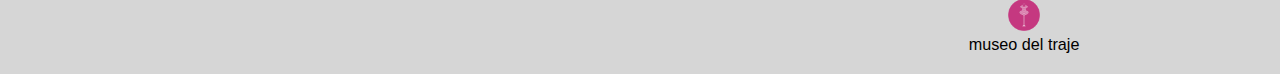
<file: desnudosAcademicos.html>
<!DOCTYPE html>
<html lang="en">

<head>
    <meta charset="UTF-8">
    <meta name="viewport" content="width=device-width, initial-scale=1.0">
    <link rel="stylesheet" href="style.css">

    <title>Trabajo Final Integrador: Sitio Web de un Museo</title>
</head>

<body>
    <header>
        <nav>
            <div id="logo">
                <a href="index.html"><img src="img/logo-mnba.png" alt="museo nacional de bellas artes"></a>
            </div>
            <div class="linkNavegacion">
                <ul>
                    <li><a href="visita.html">visita</a></li>
                    <li><a href="index.html#colecciones">colección</a></li>
                    <li><a href="index.html#mapa">Ubicación</a></li>
                    <li><a href="formulario.html">Agenda Una Visita</a></li>
                    <li><a href="">Museo</a></li>
                </ul>
            </div>
            <div class="redes">
                <ul>
                    <li>
                        <a href="https://www.facebook.com/MNBAArgentina" target="_blank">
                            <img src="img/facebook.png" alt="facebook">
                        </a>
                    </li>
                    <li>
                        <a href="https://twitter.com/BellasArtesAR" target="_blank">
                            <img src="img/twitter.png" alt="twitter">
                        </a>
                    </li>
                    <li>
                        <a href="https://www.flickr.com/photos/186501806@N04/albums/" target="_blank">
                            <img src="img/flickr.png" alt="flickr">
                        </a>
                    </li>
                    <li>
                        <a href="https://www.instagram.com/bellasartesargentina/" target="_blank">
                            <img src="img/instagram.png" alt="instagram">
                        </a>
                    </li>
                    <li>
                        <a href="https://www.youtube.com/user/MNBAdigital" target="_blank">
                            <img src="img/youtube.png" alt="youtube">
                        </a>
                    </li>
                </ul>
            </div>
        </nav>

        <div class="imgBgHeader">
            <img src="img/museo-nacional-bellas-artes-interior.jpg" alt="">
            <h1 class="obrasH1">desnudos académicos</h1>
        </div>
    </header>

    <div class="obrasContainer">

        <div class="img1" id="img1" onmouseover="hablar('img1')" onmouseout="detener()">
            <a href="img/desnudosAcademicos/1.jpg" target="_blank">
                <img src="img/desnudosAcademicos/1.jpg" alt="">
            </a>
            <dl>
                <dt>Título:</dt>
                <dd>Femme et taureau (Mujer y toro)</dd>
                <dt>Autor:</dt>
                <dd>Roll, Alfred Philippe(Francia, París, 1846 - Francia,París, 1919)</dd>
                <dt>Fecha: </dt>
                <dd>1885</dd>
                <dt>Género</dt>
                <dd>desnudo, animalista, erotismo, salón</dd>
            </dl>
        </div>
        <div class="img2" id="img2" onmouseover="hablar('img2')" onmouseout="detener()">
            <a href="img/desnudosAcademicos/2.jpg" target="_blank">

                <img src="img/desnudosAcademicos/2.jpg" alt="">
            </a>
            <dl>
                <dt>Título:</dt>
                <dd>Floréal</dd>
                <dt>Autor:</dt>
                <dd>Collin, Louis Joseph Raphaël(Francia, París, 1850 - Francia, París, 1916)</dd>
                <dt>Fecha: </dt>
                <dd>1888</dd>
                <dt>Género</dt>
                <dd>desnudo, salón, erotismo</dd>
            </dl>
        </div>
        <div class="img3" id="img3" onmouseover="hablar('img3')" onmouseout="detener()">
            <a href="img/desnudosAcademicos/ZNOazOKy4lR7.jpg" target="_blank">

                <img src="img/desnudosAcademicos/ZNOazOKy4lR7.jpg" alt="">
            </a>
            <dl>
                <dt>Título:</dt>
                <dd>Sommeil de Diane (La nuit) (El sueño de Diana)</dd>
                <dt>Autor:</dt>
                <dd>Fantin Latour, Ignace Henri(Francia, Grenoble, 1836 - Francia, Buré, 1904)</dd>
                <dt>Fecha: </dt>
                <dd>Arte Siglo XIX (1800-1910)</dd>
                <dt>Género</dt>
                <dd>figura femenina</dd>
            </dl>
        </div>
        <div class="img4" id="img4" onmouseover="hablar('img4')" onmouseout="detener()">
            <a href="img/desnudosAcademicos/4.jpg" target="_blank">

                <img src="img/desnudosAcademicos/4.jpg" alt="">
            </a>
            <dl>
                <dt>Título:</dt>
                <dd>Vahine no te miti (Femme a la mer) (Mujer del mar).</dd>
                <dt>Autor:</dt>
                <dd>Gauguin, Paul(Francia, París, 1848 - Islas Marquesas, Fatu-Iwa, 1903)</dd>
                <dt>Fecha: </dt>
                <dd>1892</dd>
                <dt>Género</dt>
                <dd>paisaje, erotismo, desnudo, costumbres</dd>
            </dl>
        </div>
        <div class="img5" id="img5" onmouseover="hablar('img5')" onmouseout="detener()">
            <a href="img/desnudosAcademicos/5.jpg" target="_blank">

                <img src="img/desnudosAcademicos/5.jpg" alt="">
            </a>
            <dl>
                <dt>Título:</dt>
                <dd>La Nymphe surprise (La ninfa sorprendida)</dd>
                <dt>Autor:</dt>
                <dd>Manet, Édouard(Francia, París, 1832 - Francia, París, 1883)</dd>
                <dt>Fecha: </dt>
                <dd>1861</dd>
                <dt>Género</dt>
                <dd>mitológico</dd>
            </dl>
        </div>
        <div class="img6" id="img6" onmouseover="hablar('img6')" onmouseout="detener()">
            <a href="img/desnudosAcademicos/6.jpg" target="_blank">

                <img src="img/desnudosAcademicos/6.jpg" alt="">
            </a>
            <dl>
                <dt>Título:</dt>
                <dd>Diane surprise (Diana sorprendida)</dd>
                <dt>Autor:</dt>
                <dd>Lefebvre, Jules Joseph(Francia, Tournan, 1836 - Francia, París, 1911)</dd>
                <dt>Fecha: </dt>
                <dd>1879</dd>
                <dt>Género</dt>
                <dd>mitológico, erotismo, salón</dd>
            </dl>
        </div>
        <div class="img7" id="img7" onmouseover="hablar('img7')" onmouseout="detener()">
            <a href="img/desnudosAcademicos/7.jpg" target="_blank">

                <img src="img/desnudosAcademicos/7.jpg" alt="">
            </a>
            <dl>
                <dt>Título:</dt>
                <dd>Mujer desnuda dormida</dd>
                <dt>Autor:</dt>
                <dd>Rosales Gallina, Eduardo(España, Madrid, 1836 - España, Madrid,1873)</dd>
                <dt>Fecha: </dt>
                <dd>ca. 1865/1870</dd>
                <dt>Género</dt>
                <dd>desnudo, erotismo</dd>
            </dl>
        </div>
        <div class="img8" id="img8" onmouseover="hablar('img8')" onmouseout="detener()">
            <a href="img/desnudosAcademicos/8.jpg" target="_blank">

                <img src="img/desnudosAcademicos/8.jpg" alt="">
            </a>
            <dl>
                <dt>Título:</dt>
                <dd>La Toilette apres le bain (El arreglo después del baño)</dd>
                <dt>Autor:</dt>
                <dd>Degas, Edgar(Francia, París, 1834 - Francia, París, 1917)</dd>
                <dt>Fecha: </dt>
                <dd>c. 1888</dd>
                <dt>Género</dt>
                <dd>desnudo femenino</dd>
            </dl>
        </div>
        <div class="img9" id="img9" onmouseover="hablar('img9')" onmouseout="detener()">
            <a href="img/desnudosAcademicos/9.jpg" target="_blank">

                <img src="img/desnudosAcademicos/9.jpg" alt="">
            </a>
            <dl>
                <dt>Título:</dt>
                <dd>El baño</dd>
                <dt>Autor:</dt>
                <dd>Pueyrredón, Prilidiano(Argentina,Buenos Aires, 1823 - Argentina, Buenos Aires, 1870)</dd>
                <dt>Fecha: </dt>
                <dd>1865</dd>
                <dt>Género</dt>
                <dd>desnudo</dd>
            </dl>
        </div>
        <div class="img10" id="img10" onmouseover="hablar('img10')" onmouseout="detener()">
            <a href="img/desnudosAcademicos/10.jpg" target="_blank"></a>
            <img src="img/desnudosAcademicos/10.jpg" alt="">
            <dl>
                <dt>Título:</dt>
                <dd>Pandora</dd>
                <dt>Autor:</dt>
                <dd>Lefebvre, Jules Joseph(Francia, Tournan, 1836 - Francia, París, 1911)</dd>
                <dt>Fecha: </dt>
                <dd>Arte Siglo XIX (1800-1910)</dd>
                <dt>Género</dt>
                <dd>mitológico, erotismo</dd>
            </dl>
        </div>
    </div>
    </div>

    <footer>
        <div class="visita">
            <h4>Visitá el Bellas Artes</h4>
            <ul>
                <li>
                    Av. Del Libertador 1473
                </li>
                <li>
                    Ciudad Autónoma de Buenos Aires Argentina
                </li>
                <li>
                    +54 (011) 5288-9900
                </li>
                <li>
                    info@mnba.gob.ar
                </li>
            </ul>
        </div>
        <div class="logosArgentina">
            <img src="img/museosnacionales.png" alt="museos nacionales">
            <img src="img/logo-meccyt.png" alt="museos nacionales">
        </div>
        <div class="otrosMuseos">
            <h3>Otros museos para visitar</h3>
            <div>
                <a href="https://museoartedecorativo.cultura.gob.ar/">
                    <img src="img/otrosMuseos/10-mnad-800x800px.png" alt="museoartedecorativo">
                    <p>Museo arte decorativo</p>
                </a>

                <a href="https://museohistoriconacional.cultura.gob.ar/">
                    <img src="img/otrosMuseos/23-mhn-582x582px.png" alt="museohistoriconacional">
                    <p>
                        museo historico nacional
                    </p>
                </a>

                <a href="https://museodeltraje.cultura.gob.ar/">
                    <img src="img/otrosMuseos/14-eltraje-800x800px.png" alt="museodeltraje">
                    <p>
                        museo del traje
                    </p>
                </a>
            </div>
        </div>
    </footer>

    <script src="index.js"></script>
</body>

</html>
</file>
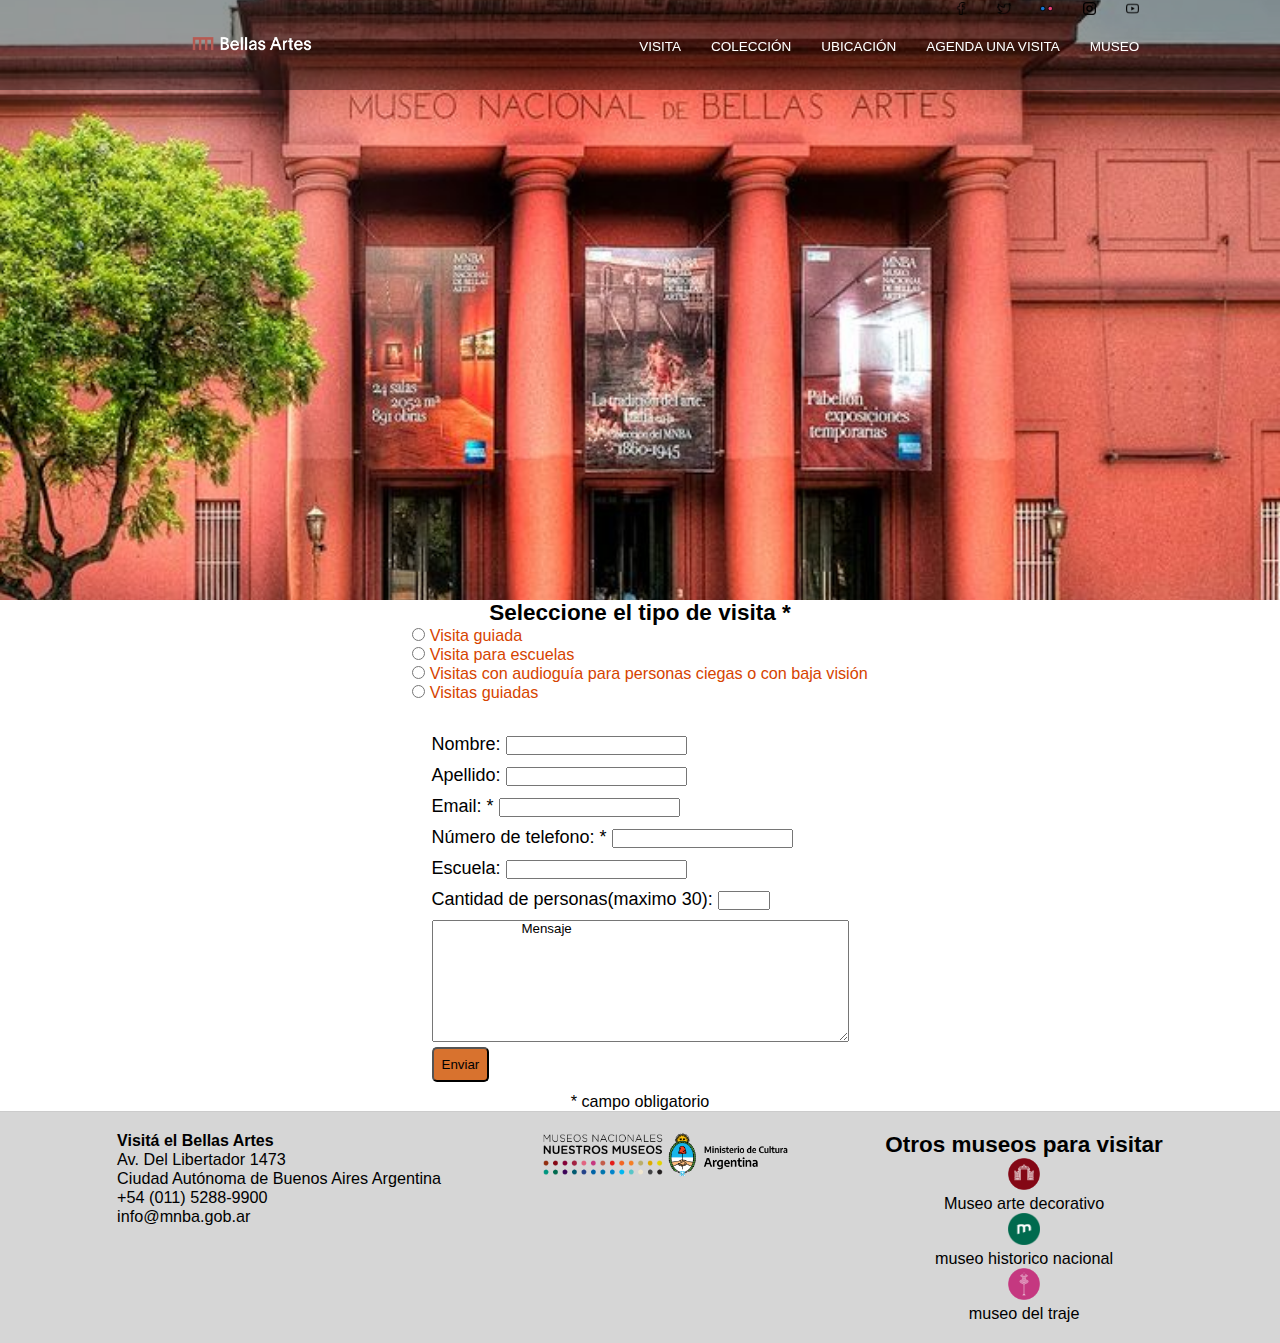
<file: formulario.html>
<!DOCTYPE html>
<html lang="en">

<head>
    <meta charset="UTF-8">
    <meta name="viewport" content="width=device-width, initial-scale=1.0">
    <link rel="stylesheet" href="style.css">
    <link rel="stylesheet" href="style.css">
    <title>Trabajo Final Integrador: Sitio Web de un Museo</title>
</head>

<body>
    <header>
        <nav>
            <div id="logo">
                <a href="index.html"><img src="img/logo-mnba.png" alt="museo nacional de bellas artes"></a>
            </div>
            <div class="linkNavegacion">
                <ul>
                    <li><a href="visita.html">visita</a></li>
                    <li><a href="index.html#colecciones">colección</a></li>
                    <li><a href="index.html#mapa">Ubicación</a></li>
                    <li><a href="formulario.html">Agenda Una Visita</a></li>
                    <li><a href="">Museo</a></li>
                </ul>
            </div>
            <div class="redes">
                <ul>
                    <li>
                        <a href="https://www.facebook.com/MNBAArgentina" target="_blank">
                            <img src="img/facebook.png" alt="facebook">
                        </a>
                    </li>
                    <li>
                        <a href="https://twitter.com/BellasArtesAR" target="_blank">
                            <img src="img/twitter.png" alt="twitter">
                        </a>
                    </li>
                    <li>
                        <a href="https://www.flickr.com/photos/186501806@N04/albums/" target="_blank">
                            <img src="img/flickr.png" alt="flickr">
                        </a>
                    </li>
                    <li>
                        <a href="https://www.instagram.com/bellasartesargentina/" target="_blank">
                            <img src="img/instagram.png" alt="instagram">
                        </a>
                    </li>
                    <li>
                        <a href="https://www.youtube.com/user/MNBAdigital" target="_blank">
                            <img src="img/youtube.png" alt="youtube">
                        </a>
                    </li>
                </ul>
            </div>
        </nav>

        <div class="imgBgHeader">
            <img src="img/99c04ecd6b8d7e6b7e03108b2b68ec13.jpg" alt="">
        </div>
    </header>

    <section>
        <form>
            <h2>Seleccione el tipo de visita *</h2>
            <div class="tipoDeVisita">
                <ul>
                    <li>
                        <input type="radio" id="visitaGuiada" name="tipoVista">
                        <label for="visitaGuiada"> Visita guiada</label>
                    </li>

                    <li>
                        <input type="radio" id="visitaParaEscuelas" name="tipoVista">
                        <label for="visitaParaEscuelas"> Visita para escuelas</label>
                    </li>

                    <li>
                        <input type="radio" id="audioGuia" name="tipoVista">
                        <label for="audioGuia"> Visitas con audioguía para personas ciegas o con baja visión</label>
                    </li>

                    <li>
                        <input type="radio" id="visitaParaCiegos" name="tipoVista">
                        <label for="visitaParaCiegos"> Visitas guiadas </label>
                    </li>
                </ul>
            </div>


            <div class="infoPersona">
                <div>
                    <label for="nombre">Nombre:</label>
                    <input type="text" id="nombre" name="nombre">
                </div>
                <div>
                    <label for="apellido">Apellido:</label>
                    <input type="text" id="apellido" name="apellido">
                </div>
                <div>
                    <label for="mail">Email: *</label>
                    <input type="text" id="mail" name="mail">
                </div>
                <div>
                    <label for="numero">Número de telefono: *</label>
                    <input type="text" id="numero" name="numero">
                </div>
                <div>
                    <label for="escuela">Escuela:</label>
                    <input type="text" id="escuela" name="escuela">
                </div>
                <div>
                    <label for="personas">Cantidad de personas(maximo 30):</label>
                    <input type="number" id="personas" name="personas" min="1" max="30">
                </div>

                <div>
                    <textarea name="msj" id="msj" rows="8" cols="50">
                        Mensaje
                    </textarea>
                </div>

                <input onclick="validarInput()" class="enviar" type="button" value="Enviar">
            </div>
            <p>* campo obligatorio</p>
        </form>
    </section>

    <footer>
        <div class="visita">
            <h4>Visitá el Bellas Artes</h4>
            <ul>
                <li>
                    Av. Del Libertador 1473
                </li>
                <li>
                    Ciudad Autónoma de Buenos Aires Argentina
                </li>
                <li>
                    +54 (011) 5288-9900
                </li>
                <li>
                    info@mnba.gob.ar
                </li>
            </ul>
        </div>
        <div class="logosArgentina">
            <img src="img/museosnacionales.png" alt="museos nacionales">
            <img src="img/logo-meccyt.png" alt="museos nacionales">
        </div>
        <div class="otrosMuseos">
            <h3>Otros museos para visitar</h3>
            <div>
                <a href="https://museoartedecorativo.cultura.gob.ar/">
                    <img src="img/otrosMuseos/10-mnad-800x800px.png" alt="museoartedecorativo">
                    <p>Museo arte decorativo</p>
                </a>

                <a href="https://museohistoriconacional.cultura.gob.ar/">
                    <img src="img/otrosMuseos/23-mhn-582x582px.png" alt="museohistoriconacional">
                    <p>
                        museo historico nacional
                    </p>
                </a>

                <a href="https://museodeltraje.cultura.gob.ar/">
                    <img src="img/otrosMuseos/14-eltraje-800x800px.png" alt="museodeltraje">
                    <p>
                        museo del traje
                    </p>
                </a>
            </div>
        </div>
    </footer>

    <script src="index.js"></script>
</body>

</html>
</file>
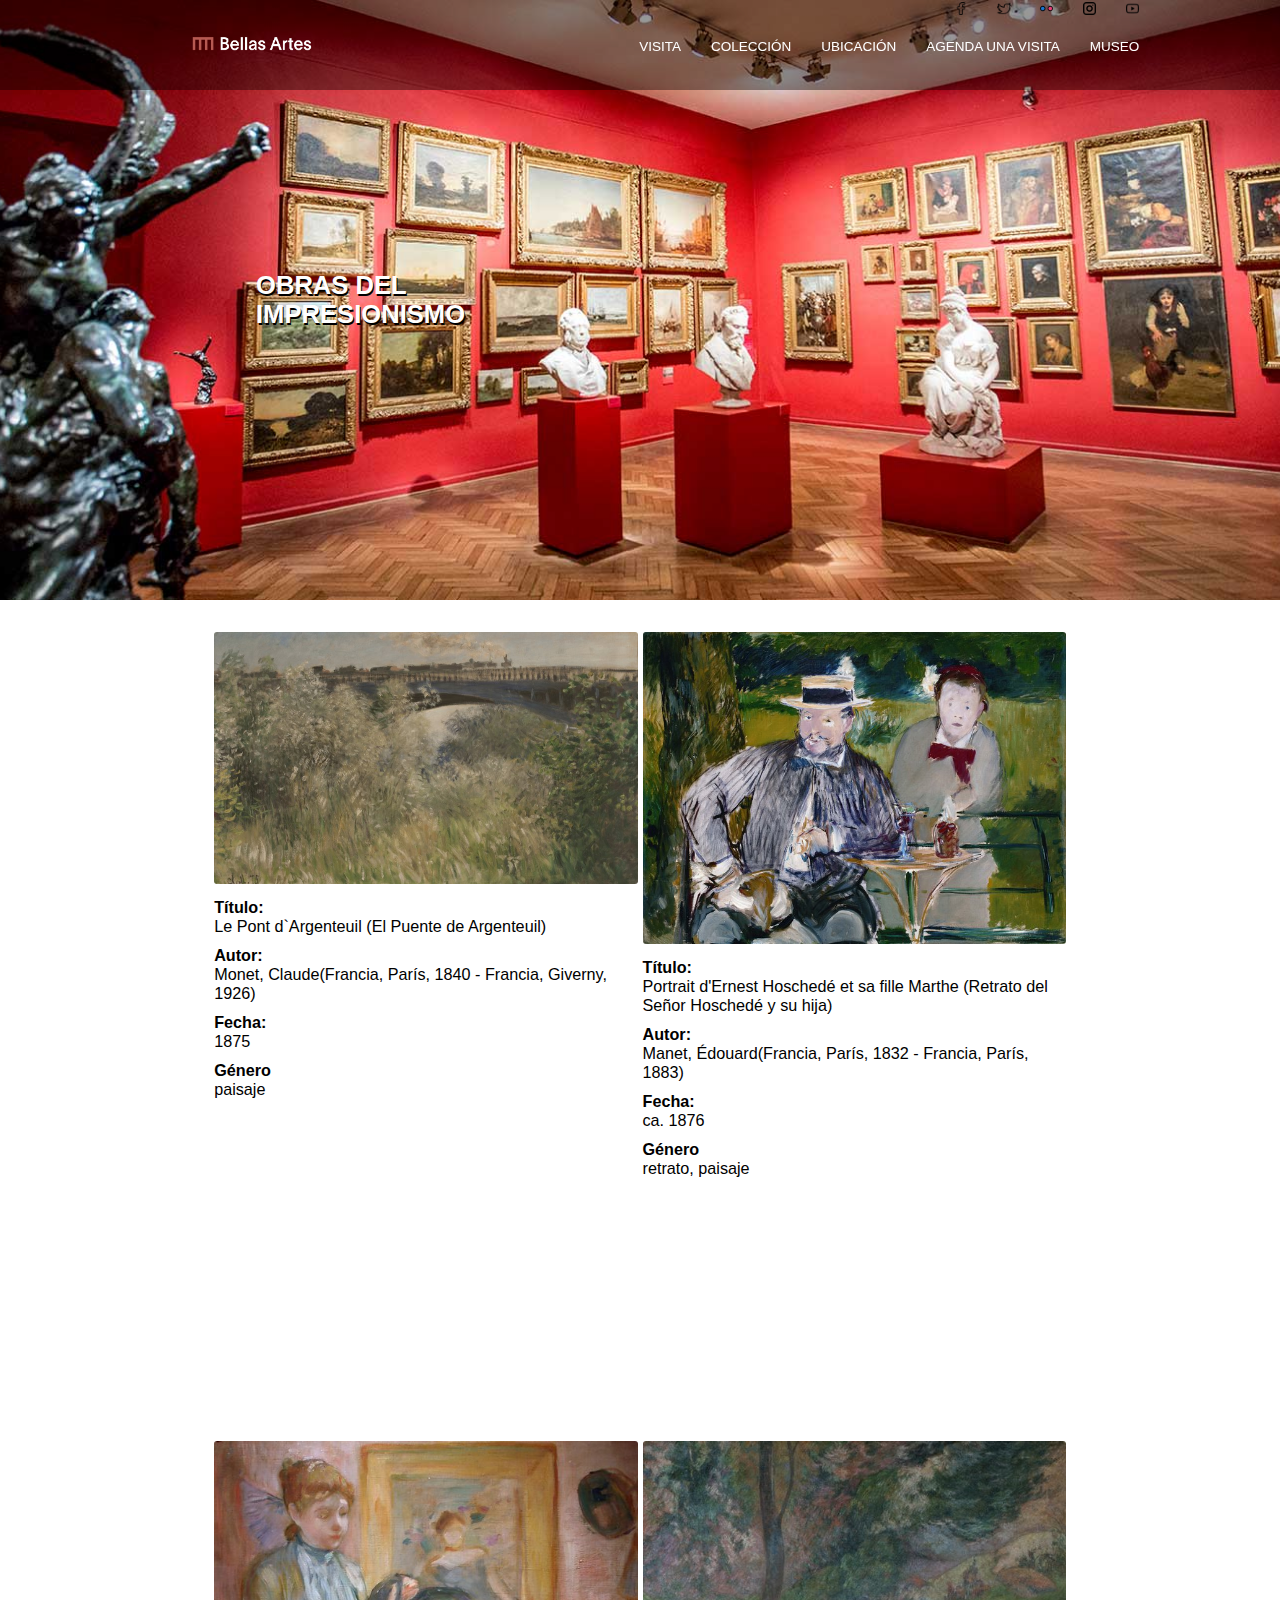
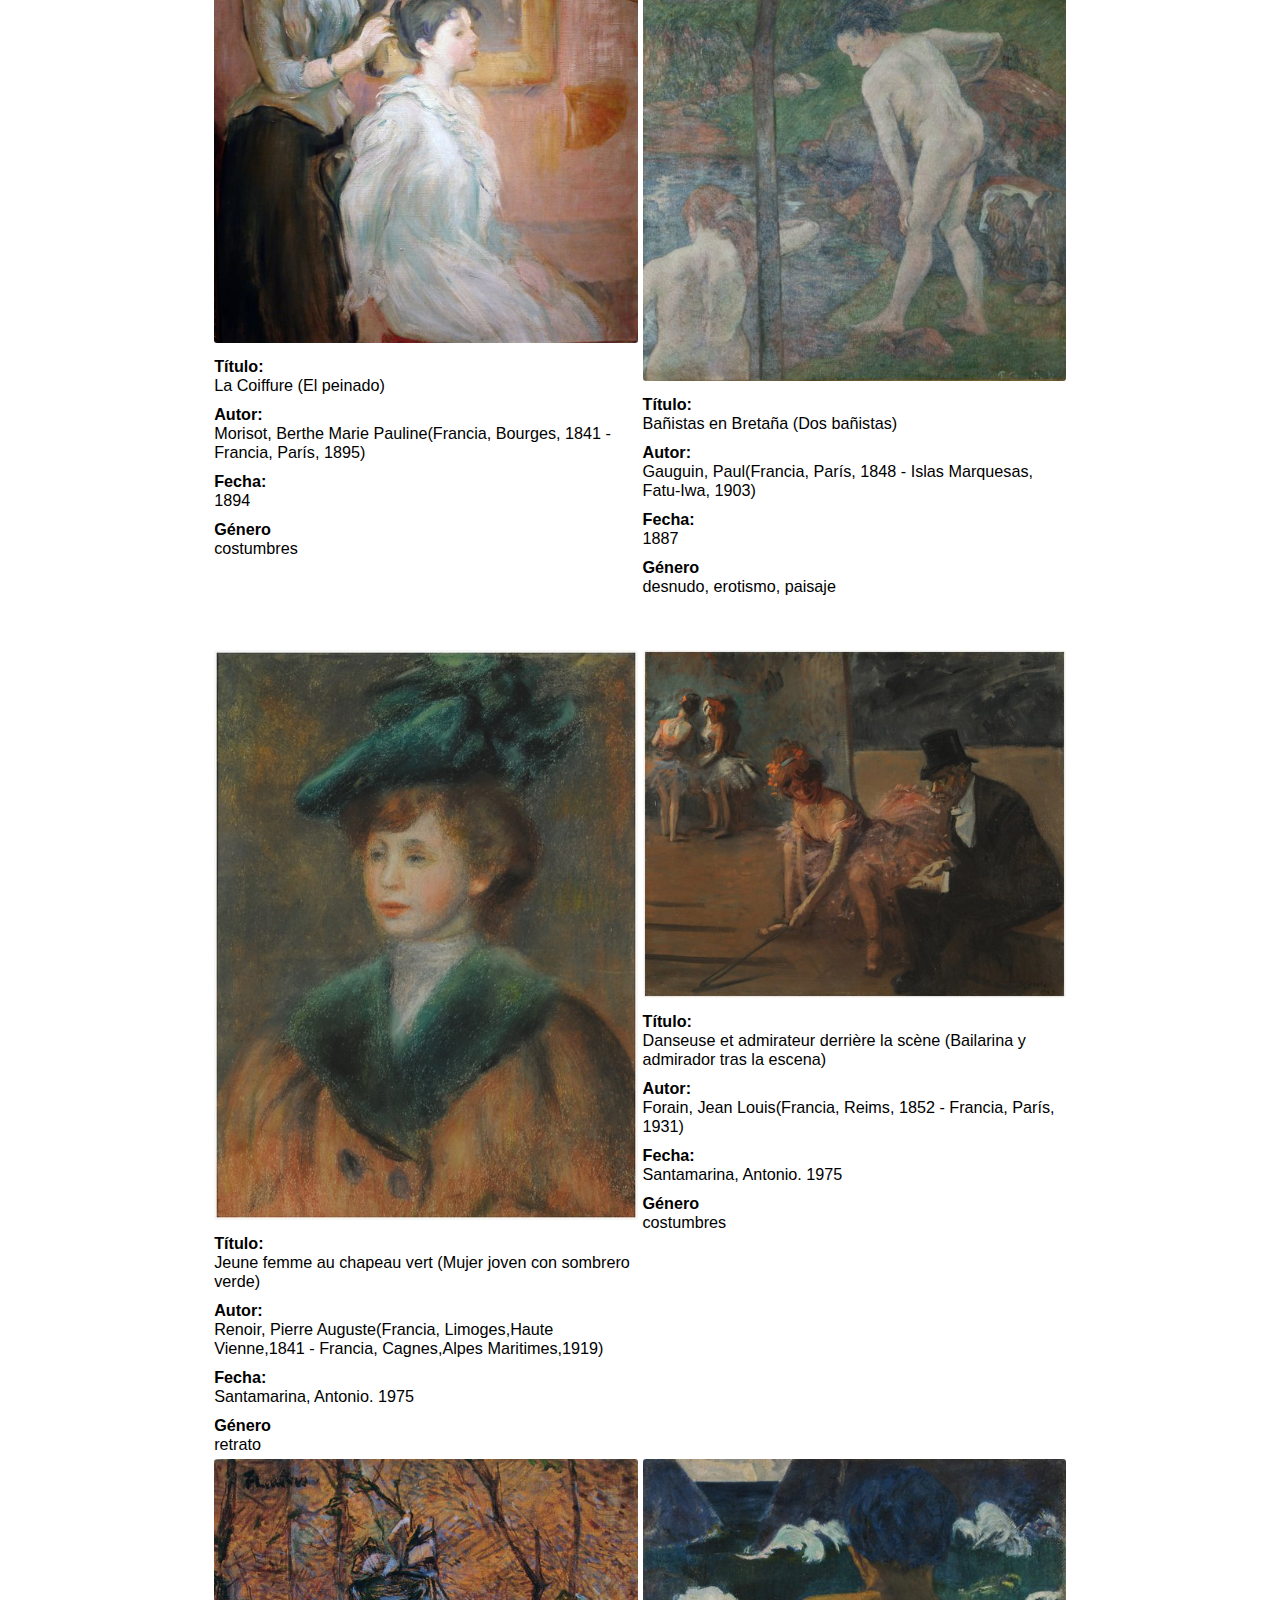
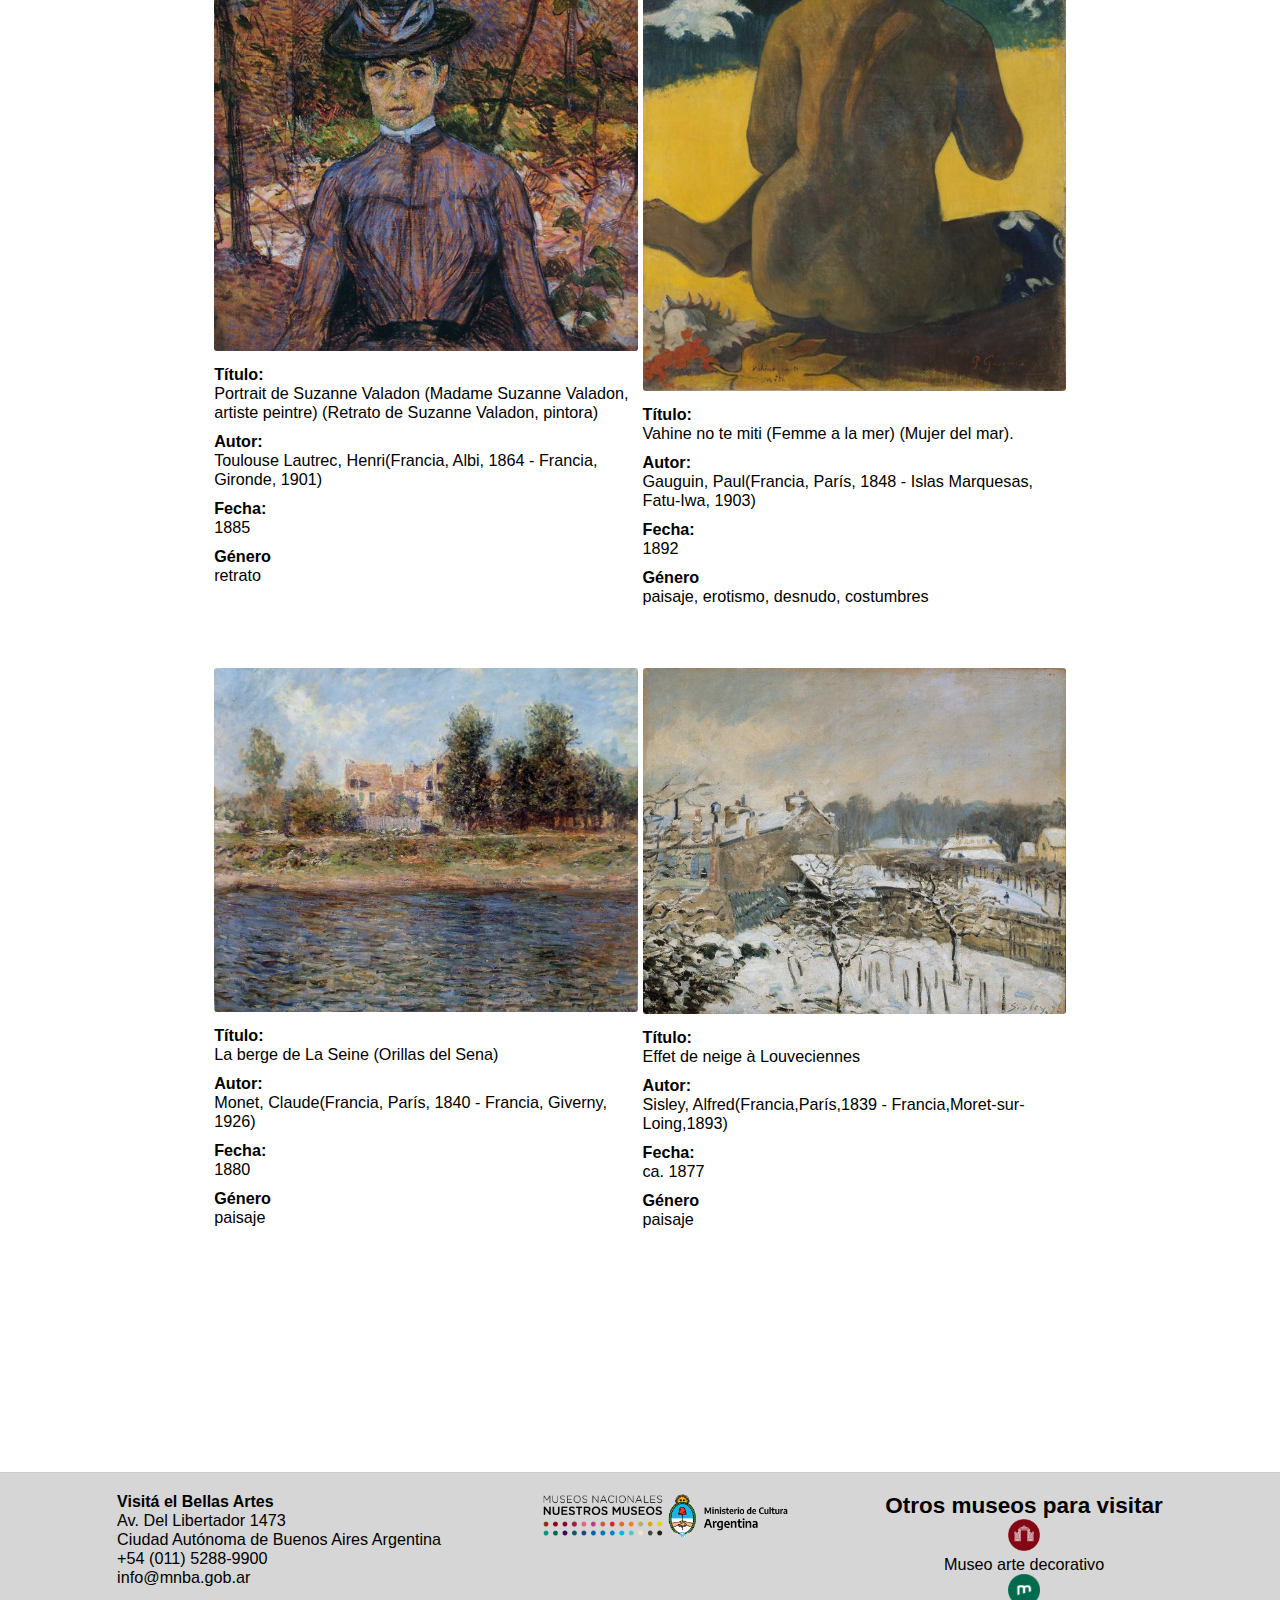
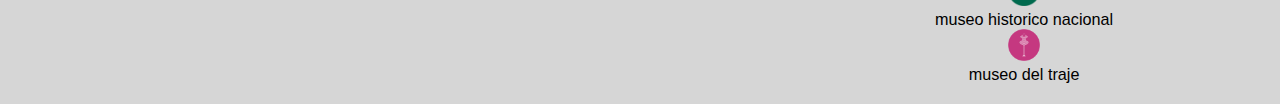
<file: grandesObrasDelImpresionismo.html>
<!DOCTYPE html>
<html lang="en">

<head>
    <meta charset="UTF-8">
    <meta name="viewport" content="width=device-width, initial-scale=1.0">
    <link rel="stylesheet" href="style.css">

    <title>Trabajo Final Integrador: Sitio Web de un Museo</title>
</head>

<body>
    <header>
        <nav>
            <div id="logo">
                <a href="index.html"><img src="img/logo-mnba.png" alt="museo nacional de bellas artes"></a>
            </div>
            <div class="linkNavegacion">
                <ul>
                    <li><a href="visita.html">visita</a></li>
                    <li><a href="index.html#colecciones">colección</a></li>
                    <li><a href="index.html#mapa">Ubicación</a></li>
                    <li><a href="formulario.html">Agenda Una Visita</a></li>
                    <li><a href="">Museo</a></li>
                </ul>
            </div>
            <div class="redes">
                <ul>
                    <li>
                        <a href="https://www.facebook.com/MNBAArgentina" target="_blank">
                            <img src="img/facebook.png" alt="facebook">
                        </a>
                    </li>
                    <li>
                        <a href="https://twitter.com/BellasArtesAR" target="_blank">
                            <img src="img/twitter.png" alt="twitter">
                        </a>
                    </li>
                    <li>
                        <a href="https://www.flickr.com/photos/186501806@N04/albums/" target="_blank">
                            <img src="img/flickr.png" alt="flickr">
                        </a>
                    </li>
                    <li>
                        <a href="https://www.instagram.com/bellasartesargentina/" target="_blank">
                            <img src="img/instagram.png" alt="instagram">
                        </a>
                    </li>
                    <li>
                        <a href="https://www.youtube.com/user/MNBAdigital" target="_blank">
                            <img src="img/youtube.png" alt="youtube">
                        </a>
                    </li>
                </ul>
            </div>
        </nav>
        <div class="imgBgHeader">
            <img src="img/museo-nacional-bellas-artes-interior.jpg" alt="">
            <h1 class="obrasH1">Obras del impresionismo</h1>
        </div>
    </header>
    <div class="obrasContainer">
        <div class="img1" id="img1" onmouseover="hablar('img1')" onmouseout="detener()">
            <a href="img/impresionismo/1.jpg" target="_blank">

                <img src="img/impresionismo/1.jpg" alt="">
            </a>
            <dl>
                <dt>Título:</dt>
                <dd>Le Pont d`Argenteuil (El Puente de Argenteuil)</dd>
                <dt>Autor:</dt>
                <dd>Monet, Claude(Francia, París, 1840 - Francia, Giverny, 1926)</dd>
                <dt>Fecha: </dt>
                <dd>1875</dd>
                <dt>Género</dt>
                <dd>paisaje</dd>
            </dl>
        </div>
        <div class="img2" id="img1" onmouseover="hablar('img1')" onmouseout="detener()">
            <a href="img/impresionismo/2.jpg" target="_blank">

                <img src="img/impresionismo/2.jpg" alt="">
            </a>
            <dl>
                <dt>Título:</dt>
                <dd>Portrait d'Ernest Hoschedé et sa fille Marthe (Retrato del Señor Hoschedé y su hija)</dd>
                <dt>Autor:</dt>
                <dd>Manet, Édouard(Francia, París, 1832 - Francia, París, 1883)</dd>
                <dt>Fecha: </dt>
                <dd>ca. 1876</dd>
                <dt>Género</dt>
                <dd>retrato, paisaje</dd>
            </dl>
        </div>
        <div class="img3" id="img1" onmouseover="hablar('img1')" onmouseout="detener()">
            <a href="img/impresionismo/3.jpg" target="_blank">

                <img src="img/impresionismo/3.jpg" alt="">
            </a>
            <dl>
                <dt>Título:</dt>
                <dd>La Coiffure (El peinado)</dd>
                <dt>Autor:</dt>
                <dd>Morisot, Berthe Marie Pauline(Francia, Bourges, 1841 - Francia, París, 1895)</dd>
                <dt>Fecha: </dt>
                <dd>1894</dd>
                <dt>Género</dt>
                <dd>costumbres</dd>
            </dl>
        </div>
        <div class="img4" id="img1" onmouseover="hablar('img1')" onmouseout="detener()">
            <a href="img/impresionismo/4.jpg" target="_blank">

                <img src="img/impresionismo/4.jpg" alt="">
            </a>
            <dl>
                <dt>Título:</dt>
                <dd>Bañistas en Bretaña (Dos bañistas)</dd>
                <dt>Autor:</dt>
                <dd>Gauguin, Paul(Francia, París, 1848 - Islas Marquesas, Fatu-Iwa, 1903)</dd>
                <dt>Fecha: </dt>
                <dd>1887</dd>
                <dt>Género</dt>
                <dd>desnudo, erotismo, paisaje</dd>
            </dl>
        </div>
        <div class="img5" id="img1" onmouseover="hablar('img1')" onmouseout="detener()">
            <a href="img/impresionismo/5.jpg" target="_blank">

                <img src="img/impresionismo/5.jpg" alt="">
            </a>
            <dl>
                <dt>Título:</dt>
                <dd>Jeune femme au chapeau vert (Mujer joven con sombrero verde)</dd>
                <dt>Autor:</dt>
                <dd>Renoir, Pierre Auguste(Francia, Limoges,Haute Vienne,1841 - Francia, Cagnes,Alpes Maritimes,1919)
                </dd>
                <dt>Fecha: </dt>
                <dd>Santamarina, Antonio. 1975</dd>
                <dt>Género</dt>
                <dd>retrato</dd>
            </dl>
        </div>
        <div class="img6" id="img1" onmouseover="hablar('img1')" onmouseout="detener()">
            <a href="img/impresionismo/6.jpg" target="_blank">

                <img src="img/impresionismo/6.jpg" alt="">
            </a>
            <dl>
                <dt>Título:</dt>
                <dd>Danseuse et admirateur derrière la scène (Bailarina y admirador tras la escena)</dd>
                <dt>Autor:</dt>
                <dd>Forain, Jean Louis(Francia, Reims, 1852 - Francia, París, 1931)</dd>
                <dt>Fecha: </dt>
                <dd>Santamarina, Antonio. 1975</dd>
                <dt>Género</dt>
                <dd>costumbres</dd>
            </dl>
        </div>
        <div class="img7" id="img1" onmouseover="hablar('img1')" onmouseout="detener()">
            <a href="img/impresionismo/8.jpg" target="_blank">

                <img src="img/impresionismo/8.jpg" alt="">
            </a>
            <dl>
                <dt>Título:</dt>
                <dd>Portrait de Suzanne Valadon (Madame Suzanne Valadon, artiste peintre) (Retrato de Suzanne Valadon,
                    pintora)</dd>
                <dt>Autor:</dt>
                <dd>Toulouse Lautrec, Henri(Francia, Albi, 1864 - Francia, Gironde, 1901)</dd>
                <dt>Fecha: </dt>
                <dd>1885</dd>
                <dt>Género</dt>
                <dd>retrato</dd>
            </dl>
        </div>
        <div class="img8" id="img1" onmouseover="hablar('img1')" onmouseout="detener()">
            <a href="img/impresionismo/7.jpg" target="_blank">

                <img src="img/impresionismo/7.jpg" alt="">
            </a>
            <dl>
                <dt>Título:</dt>
                <dd>Vahine no te miti (Femme a la mer) (Mujer del mar).</dd>
                <dt>Autor:</dt>
                <dd>Gauguin, Paul(Francia, París, 1848 - Islas Marquesas, Fatu-Iwa, 1903)</dd>
                <dt>Fecha: </dt>
                <dd>1892</dd>
                <dt>Género</dt>
                <dd>paisaje, erotismo, desnudo, costumbres</dd>
            </dl>
        </div>
        <div class="img9" id="img1" onmouseover="hablar('img1')" onmouseout="detener()">
            <a href="img/impresionismo/9.jpg" target="_blank">

                <img src="img/impresionismo/9.jpg" alt="">
            </a>
            <dl>
                <dt>Título:</dt>
                <dd>La berge de La Seine (Orillas del Sena)</dd>
                <dt>Autor:</dt>
                <dd>Monet, Claude(Francia, París, 1840 - Francia, Giverny, 1926)</dd>
                <dt>Fecha: </dt>
                <dd>1880</dd>
                <dt>Género</dt>
                <dd>paisaje</dd>
            </dl>
        </div>
        <div class="img10" id="img1" onmouseover="hablar('img1')" onmouseout="detener()">
            <a href="img/impresionismo/10.jpg" target="_blank">

                <img src="img/impresionismo/10.jpg" alt="">
            </a>
            <dl>
                <dt>Título:</dt>
                <dd>Effet de neige à Louveciennes</dd>
                <dt>Autor:</dt>
                <dd>Sisley, Alfred(Francia,París,1839 - Francia,Moret-sur-Loing,1893)</dd>
                <dt>Fecha: </dt>
                <dd>ca. 1877</dd>
                <dt>Género</dt>
                <dd>paisaje</dd>
            </dl>
        </div>
    </div>
    <footer>
        <div class="visita">
            <h4>Visitá el Bellas Artes</h4>
            <ul>
                <li>
                    Av. Del Libertador 1473
                </li>
                <li>
                    Ciudad Autónoma de Buenos Aires Argentina
                </li>
                <li>
                    +54 (011) 5288-9900
                </li>
                <li>
                    info@mnba.gob.ar
                </li>
            </ul>
        </div>
        <div class="logosArgentina">
            <img src="img/museosnacionales.png" alt="museos nacionales">
            <img src="img/logo-meccyt.png" alt="museos nacionales">
        </div>
        <div class="otrosMuseos">
            <h3>Otros museos para visitar</h3>
            <div>
                <a href="https://museoartedecorativo.cultura.gob.ar/">
                    <img src="img/otrosMuseos/10-mnad-800x800px.png" alt="museoartedecorativo">
                    <p>Museo arte decorativo</p>
                </a>

                <a href="https://museohistoriconacional.cultura.gob.ar/">
                    <img src="img/otrosMuseos/23-mhn-582x582px.png" alt="museohistoriconacional">
                    <p>
                        museo historico nacional
                    </p>
                </a>

                <a href="https://museodeltraje.cultura.gob.ar/">
                    <img src="img/otrosMuseos/14-eltraje-800x800px.png" alt="museodeltraje">
                    <p>
                        museo del traje
                    </p>
                </a>
            </div>
        </div>
    </footer>
    <script src="index.js"></script>
</body>

</html>
</file>
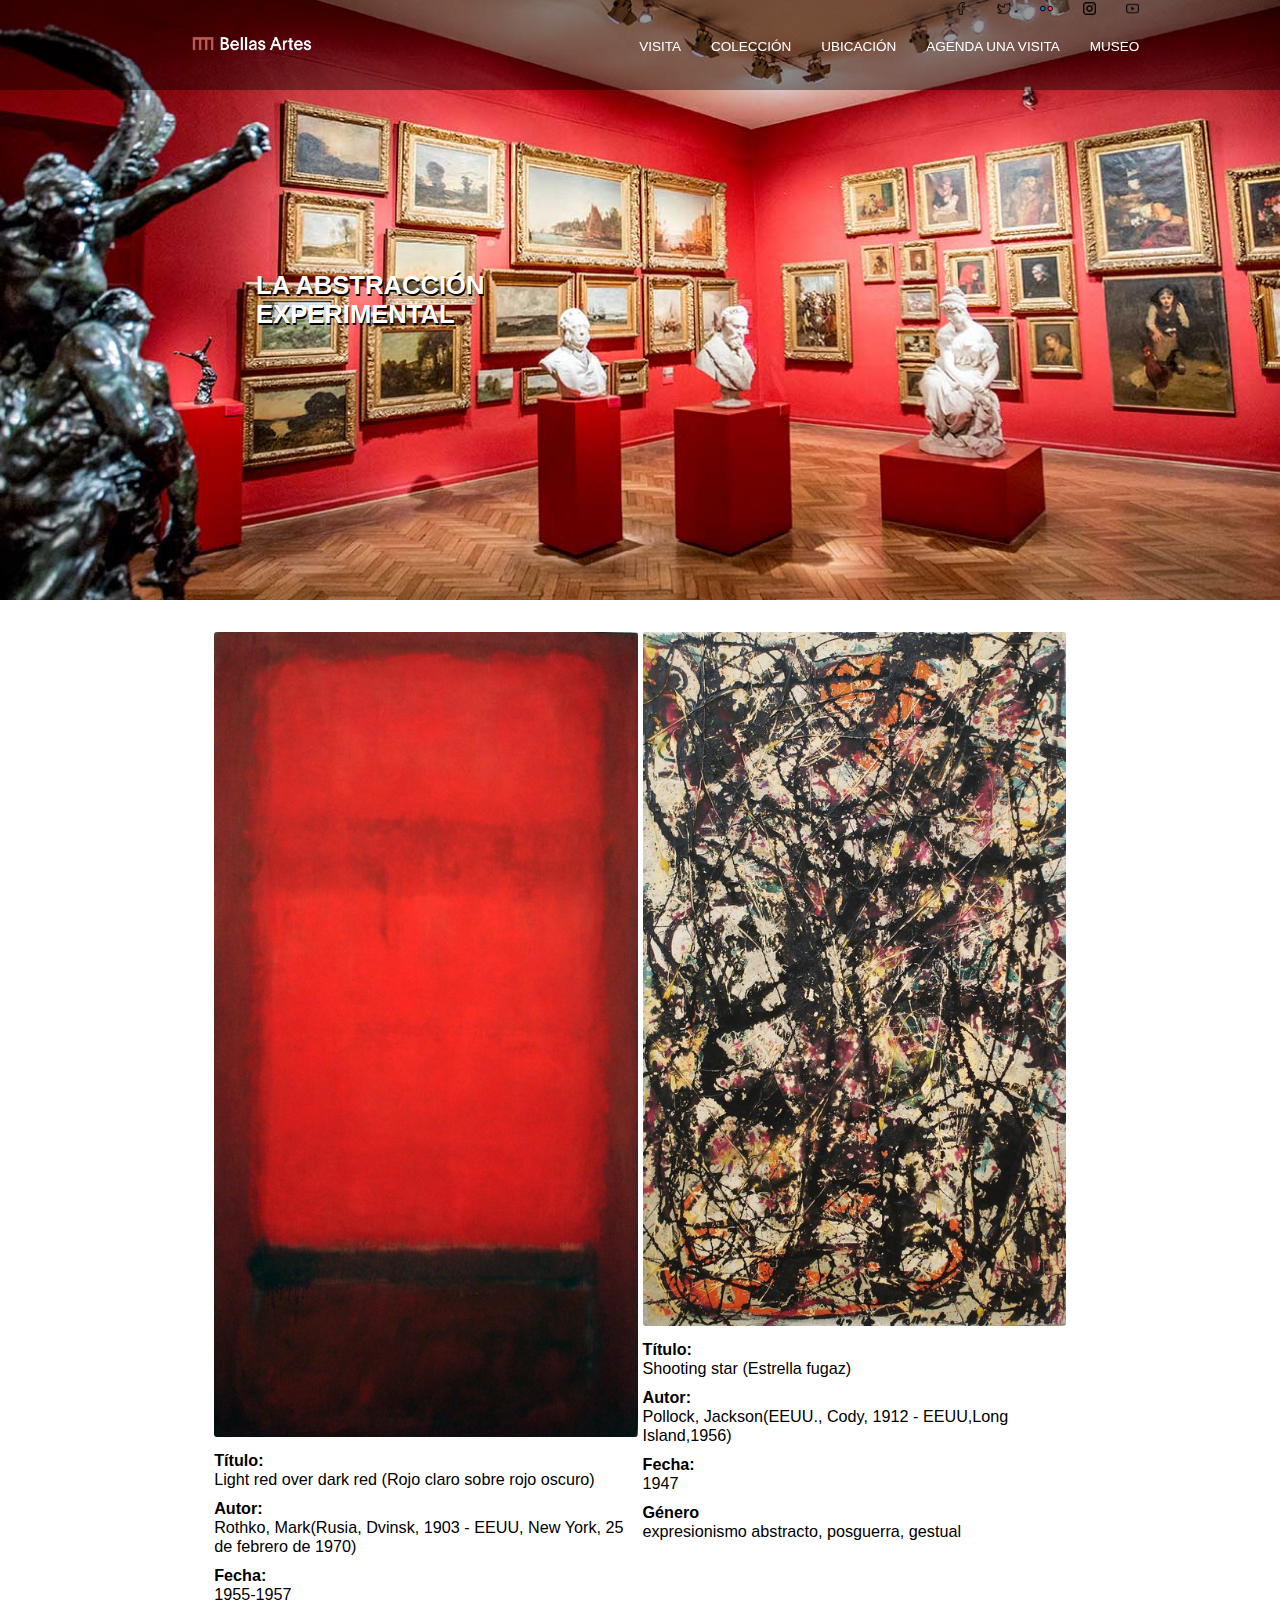
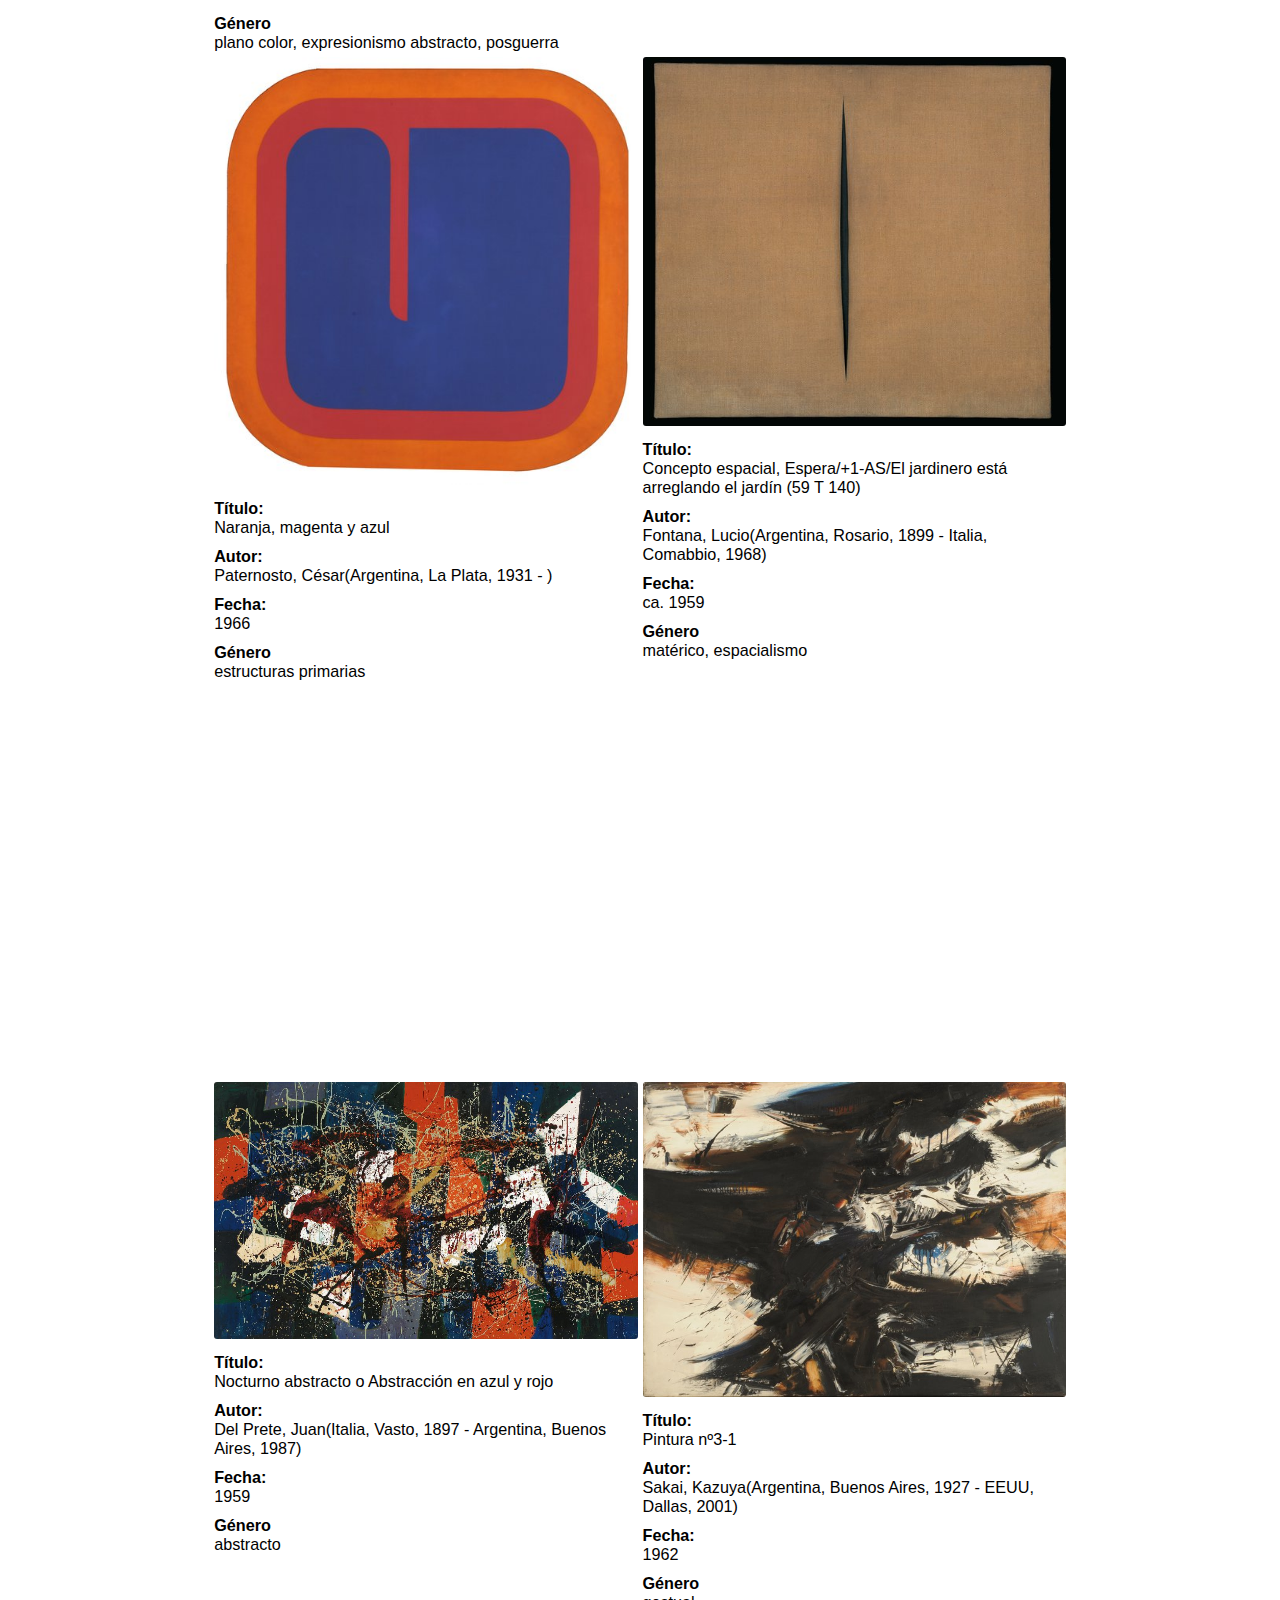
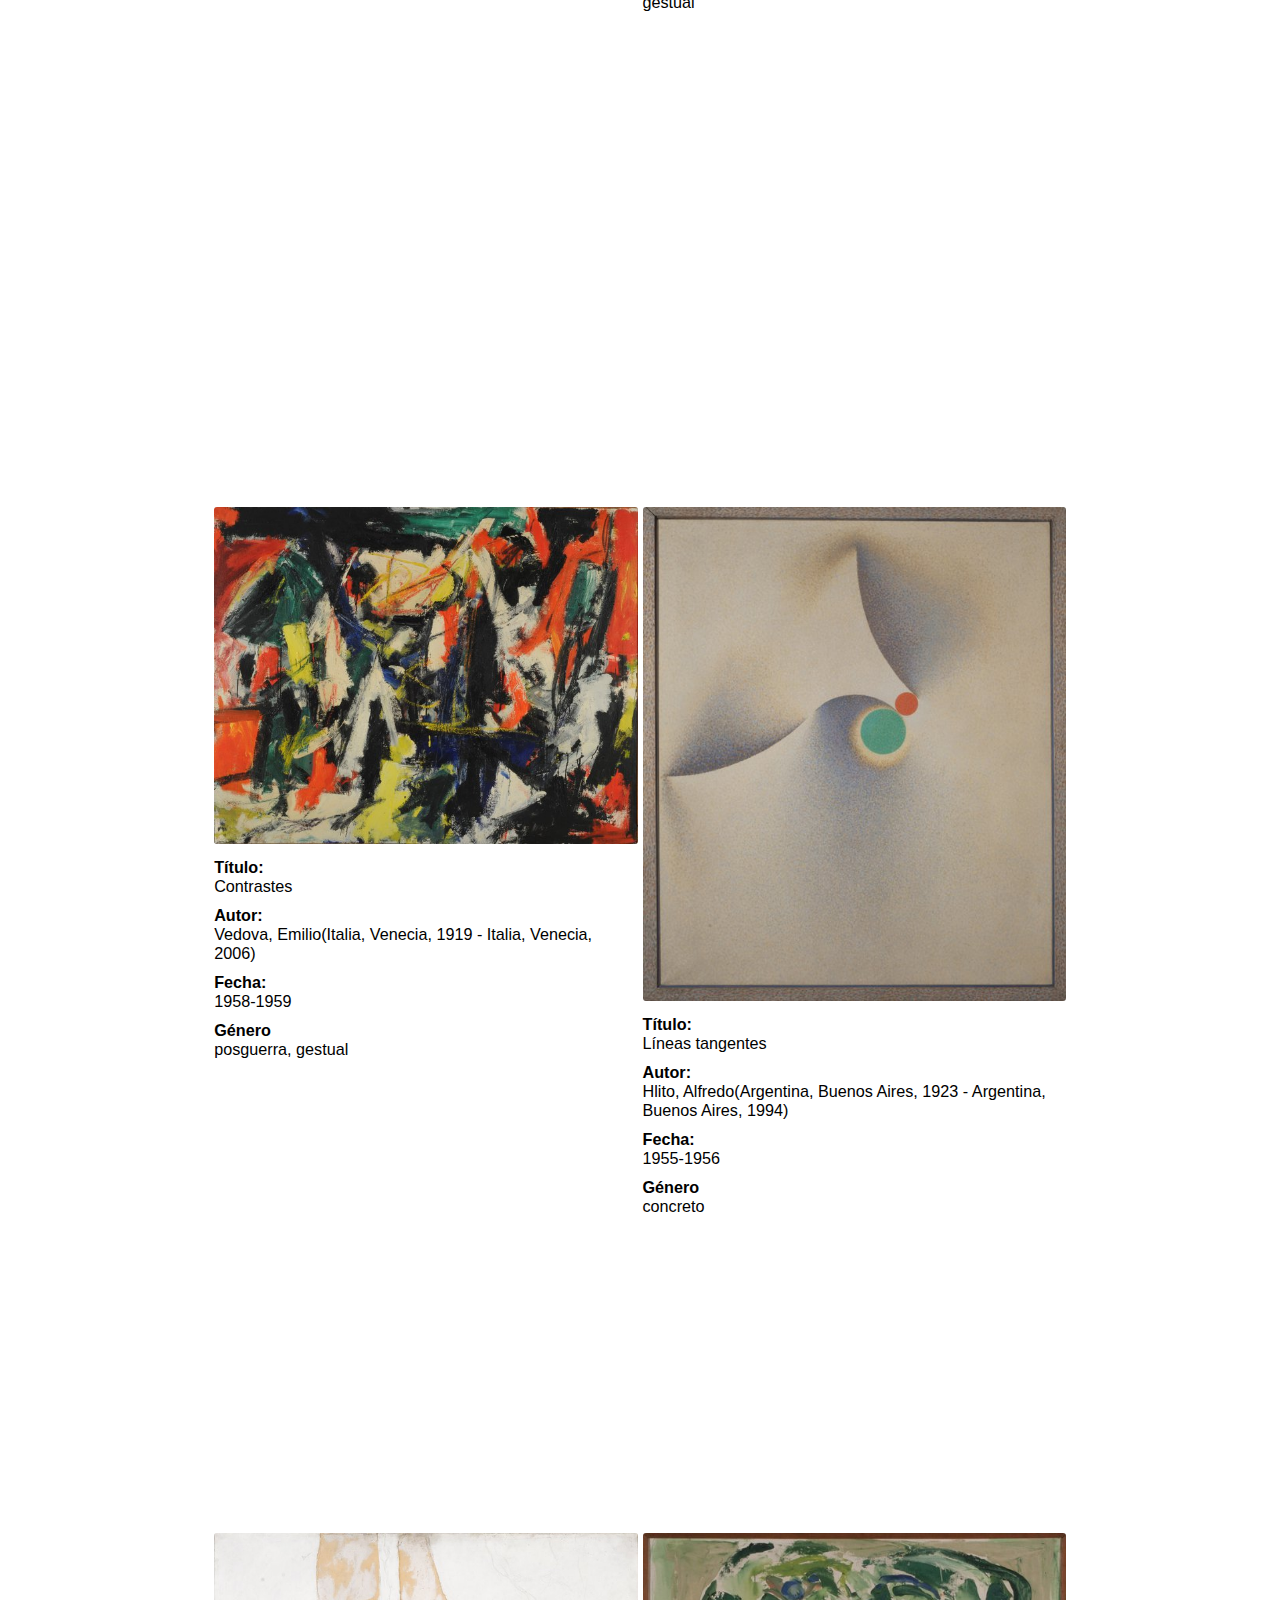
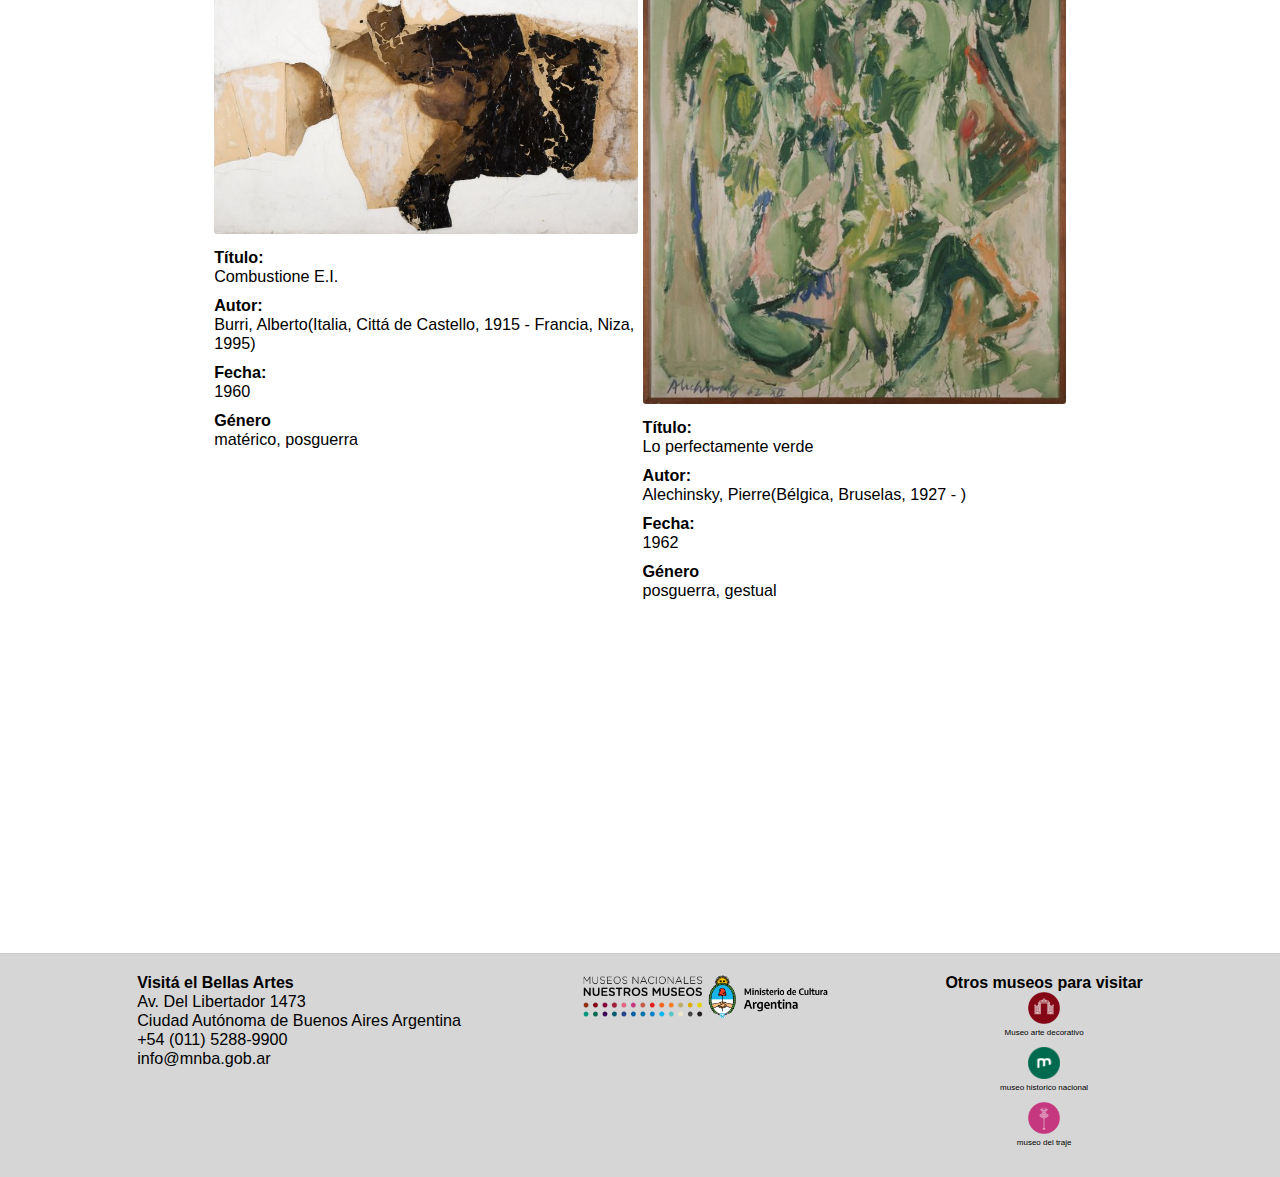
<file: laAbstraccion.html>
<!DOCTYPE html>
<html lang="en">

<head>
    <meta charset="UTF-8">
    <meta name="viewport" content="width=device-width, initial-scale=1.0">
    <link rel="stylesheet" href="style.css">

    <title>Trabajo Final Integrador: Sitio Web de un Museo</title>
</head>

<body>
    <header>
        <nav>
            <div id="logo">
                <a href="index.html"><img src="img/logo-mnba.png" alt="museo nacional de bellas artes"></a>
            </div>
            <div class="linkNavegacion">
                <ul>
                    <li><a href="visita.html">visita</a></li>
                    <li><a href="index.html#colecciones">colección</a></li>
                    <li><a href="index.html#mapa">Ubicación</a></li>
                    <li><a href="formulario.html">Agenda Una Visita</a></li>
                    <li><a href="">Museo</a></li>
                </ul>
            </div>
            <div class="redes">
                <ul>
                    <li>
                        <a href="https://www.facebook.com/MNBAArgentina" target="_blank">
                            <img src="img/facebook.png" alt="facebook">
                        </a>
                    </li>
                    <li>
                        <a href="https://twitter.com/BellasArtesAR" target="_blank">
                            <img src="img/twitter.png" alt="twitter">
                        </a>
                    </li>
                    <li>
                        <a href="https://www.flickr.com/photos/186501806@N04/albums/" target="_blank">
                            <img src="img/flickr.png" alt="flickr">
                        </a>
                    </li>
                    <li>
                        <a href="https://www.instagram.com/bellasartesargentina/" target="_blank">
                            <img src="img/instagram.png" alt="instagram">
                        </a>
                    </li>
                    <li>
                        <a href="https://www.youtube.com/user/MNBAdigital" target="_blank">
                            <img src="img/youtube.png" alt="youtube">
                        </a>
                    </li>
                </ul>
            </div>
        </nav>

        <div class="imgBgHeader">
            <img src="img/museo-nacional-bellas-artes-interior.jpg" alt="">
            <h1 class="obrasH1">la abstracción experimental</h1>
        </div>
    </header>

    <div class="obrasContainer">
        <div class="img1" id="img1" onmouseover="hablar('img1')" onmouseout="detener()">
            <a href="img/abstraccion/1.jpg" target="_blank">

                <img src="img/abstraccion/1.jpg" alt="">
            </a>
            <dl>
                <dt>Título:</dt>
                <dd>Light red over dark red (Rojo claro sobre rojo oscuro)</dd>
                <dt>Autor:</dt>
                <dd>Rothko, Mark(Rusia, Dvinsk, 1903 - EEUU, New York, 25 de febrero de 1970)</dd>
                <dt>Fecha: </dt>
                <dd>1955-1957</dd>
                <dt>Género</dt>
                <dd>plano color, expresionismo abstracto, posguerra</dd>
            </dl>
        </div>
        <div class="img2" id="img2" onmouseover="hablar('img2')" onmouseout="detener()">
            <a href="img/abstraccion/2.jpg" target="_blank">

                <img src="img/abstraccion/2.jpg" alt="">
            </a>
            <dl>
                <dt>Título:</dt>
                <dd>Shooting star (Estrella fugaz)</dd>
                <dt>Autor:</dt>
                <dd>Pollock, Jackson(EEUU., Cody, 1912 - EEUU,Long Island,1956)</dd>
                <dt>Fecha: </dt>
                <dd>1947</dd>
                <dt>Género</dt>
                <dd>expresionismo abstracto, posguerra, gestual</dd>
            </dl>
        </div>
        <div class="img3" id="img3" onmouseover="hablar('img3')" onmouseout="detener()">
            <a href="img/abstraccion/3.jpg" target="_blank">

                <img src="img/abstraccion/3.jpg" alt="">
            </a>
            <dl>
                <dt>Título:</dt>
                <dd>Naranja, magenta y azul</dd>
                <dt>Autor:</dt>
                <dd>Paternosto, César(Argentina, La Plata, 1931 - )</dd>
                <dt>Fecha: </dt>
                <dd>1966</dd>
                <dt>Género</dt>
                <dd>estructuras primarias</dd>
            </dl>
        </div>
        <div class="img4" id="img4" onmouseover="hablar('img4')" onmouseout="detener()">
            <a href="img/abstraccion/4.jpg" target="_blank">

                <img src="img/abstraccion/4.jpg" alt="">
            </a>
            <dl>
                <dt>Título:</dt>
                <dd>Concepto espacial, Espera/+1-AS/El jardinero está arreglando el jardín (59 T 140)</dd>
                <dt>Autor:</dt>
                <dd>Fontana, Lucio(Argentina, Rosario, 1899 - Italia, Comabbio, 1968)</dd>
                <dt>Fecha: </dt>
                <dd>ca. 1959</dd>
                <dt>Género</dt>
                <dd>matérico, espacialismo</dd>
            </dl>
        </div>
        <div class="img5" id="img5" onmouseover="hablar('img5')" onmouseout="detener()">
            <a href="img/abstraccion/5.jpg" target="_blank">

                <img src="img/abstraccion/5.jpg" alt="">
            </a>
            <dl>
                <dt>Título:</dt>
                <dd>Nocturno abstracto o Abstracción en azul y rojo</dd>
                <dt>Autor:</dt>
                <dd>Del Prete, Juan(Italia, Vasto, 1897 - Argentina, Buenos Aires, 1987)</dd>
                <dt>Fecha: </dt>
                <dd>1959</dd>
                <dt>Género</dt>
                <dd>abstracto</dd>
            </dl>
        </div>
        <div class="img6" id="img6" onmouseover="hablar('img6')" onmouseout="detener()">
            <a href="img/abstraccion/6.jpg" target="_blank">

                <img src="img/abstraccion/6.jpg" alt="">
            </a>
            <dl>
                <dt>Título:</dt>
                <dd>Pintura nº3-1</dd>
                <dt>Autor:</dt>
                <dd>Sakai, Kazuya(Argentina, Buenos Aires, 1927 - EEUU, Dallas, 2001)</dd>
                <dt>Fecha: </dt>
                <dd>1962</dd>
                <dt>Género</dt>
                <dd>gestual</dd>
            </dl>
        </div>
        <div class="img7" id="img7" onmouseover="hablar('img7')" onmouseout="detener()">
            <a href="img/abstraccion/7.jpg" target="_blank">

                <img src="img/abstraccion/7.jpg" alt="">
            </a>
            <dl>
                <dt>Título:</dt>
                <dd>Contrastes</dd>
                <dt>Autor:</dt>
                <dd>Vedova, Emilio(Italia, Venecia, 1919 - Italia, Venecia, 2006)</dd>
                <dt>Fecha: </dt>
                <dd>1958-1959</dd>
                <dt>Género</dt>
                <dd>posguerra, gestual</dd>
            </dl>
        </div>
        <div class="img8" id="img8" onmouseover="hablar('img8')" onmouseout="detener()">
            <a href="img/abstraccion/8.jpg" target="_blank">

                <img src="img/abstraccion/8.jpg" alt="">
            </a>
            <dl>
                <dt>Título:</dt>
                <dd>Líneas tangentes</dd>
                <dt>Autor:</dt>
                <dd>Hlito, Alfredo(Argentina, Buenos Aires, 1923 - Argentina, Buenos Aires, 1994)</dd>
                <dt>Fecha: </dt>
                <dd>1955-1956</dd>
                <dt>Género</dt>
                <dd>concreto</dd>
            </dl>
        </div>
        <div class="img9" id="img9" onmouseover="hablar('img9')" onmouseout="detener()">
            <a href="img/abstraccion/9.jpg" target="_blank">

                <img src="img/abstraccion/9.jpg" alt="">
            </a>
            <dl>
                <dt>Título:</dt>
                <dd>Combustione E.I.</dd>
                <dt>Autor:</dt>
                <dd>Burri, Alberto(Italia, Cittá de Castello, 1915 - Francia, Niza, 1995)</dd>
                <dt>Fecha: </dt>
                <dd>1960</dd>
                <dt>Género</dt>
                <dd>matérico, posguerra</dd>
            </dl>
        </div>
        <div class="img10" id="img10" onmouseover="hablar('img10')" onmouseout="detener()">
            <a href="img/abstraccion/10.jpg" target="_blank">

                <img src="img/abstraccion/10.jpg" alt="">
            </a>
            <dl>
                <dt>Título:</dt>
                <dd>Lo perfectamente verde</dd>
                <dt>Autor:</dt>
                <dd>Alechinsky, Pierre(Bélgica, Bruselas, 1927 - )</dd>
                <dt>Fecha: </dt>
                <dd>1962</dd>
                <dt>Género</dt>
                <dd>posguerra, gestual</dd>
            </dl>
        </div>
    </div>

    <footer>
        <div class="visita">
            <h4>Visitá el Bellas Artes</h4>
            <ul>
                <li>
                    Av. Del Libertador 1473
                </li>
                <li>
                    Ciudad Autónoma de Buenos Aires Argentina
                </li>
                <li>
                    +54 (011) 5288-9900
                </li>
                <li>
                    info@mnba.gob.ar
                </li>
            </ul>
        </div>
        <div class="logosArgentina">
            <img src="img/museosnacionales.png" alt="museos nacionales" width="60px" height="20px">
            <img src="img/logo-meccyt.png" alt="museos nacionales" width="60px" height="20px">
        </div>
        <div class="otrosMuseos">
            <h4>Otros museos para visitar</h4>
            <div>
                <a href="https://museoartedecorativo.cultura.gob.ar/">
                    <img src="img/otrosMuseos/10-mnad-800x800px.png" alt="museoartedecorativo">
                    <span>Museo arte decorativo</span>
                </a>

                <a href="https://museohistoriconacional.cultura.gob.ar/">
                    <img src="img/otrosMuseos/23-mhn-582x582px.png" alt="museohistoriconacional">
                    <span>
                        museo historico nacional
                    </span>
                </a>

                <a href="https://museodeltraje.cultura.gob.ar/">
                    <img src="img/otrosMuseos/14-eltraje-800x800px.png" alt="museodeltraje">
                    <span>
                        museo del traje
                    </span>
                </a>
            </div>
        </div>
    </footer>

    <script src="index.js"></script>
</body>

</html>
</file>
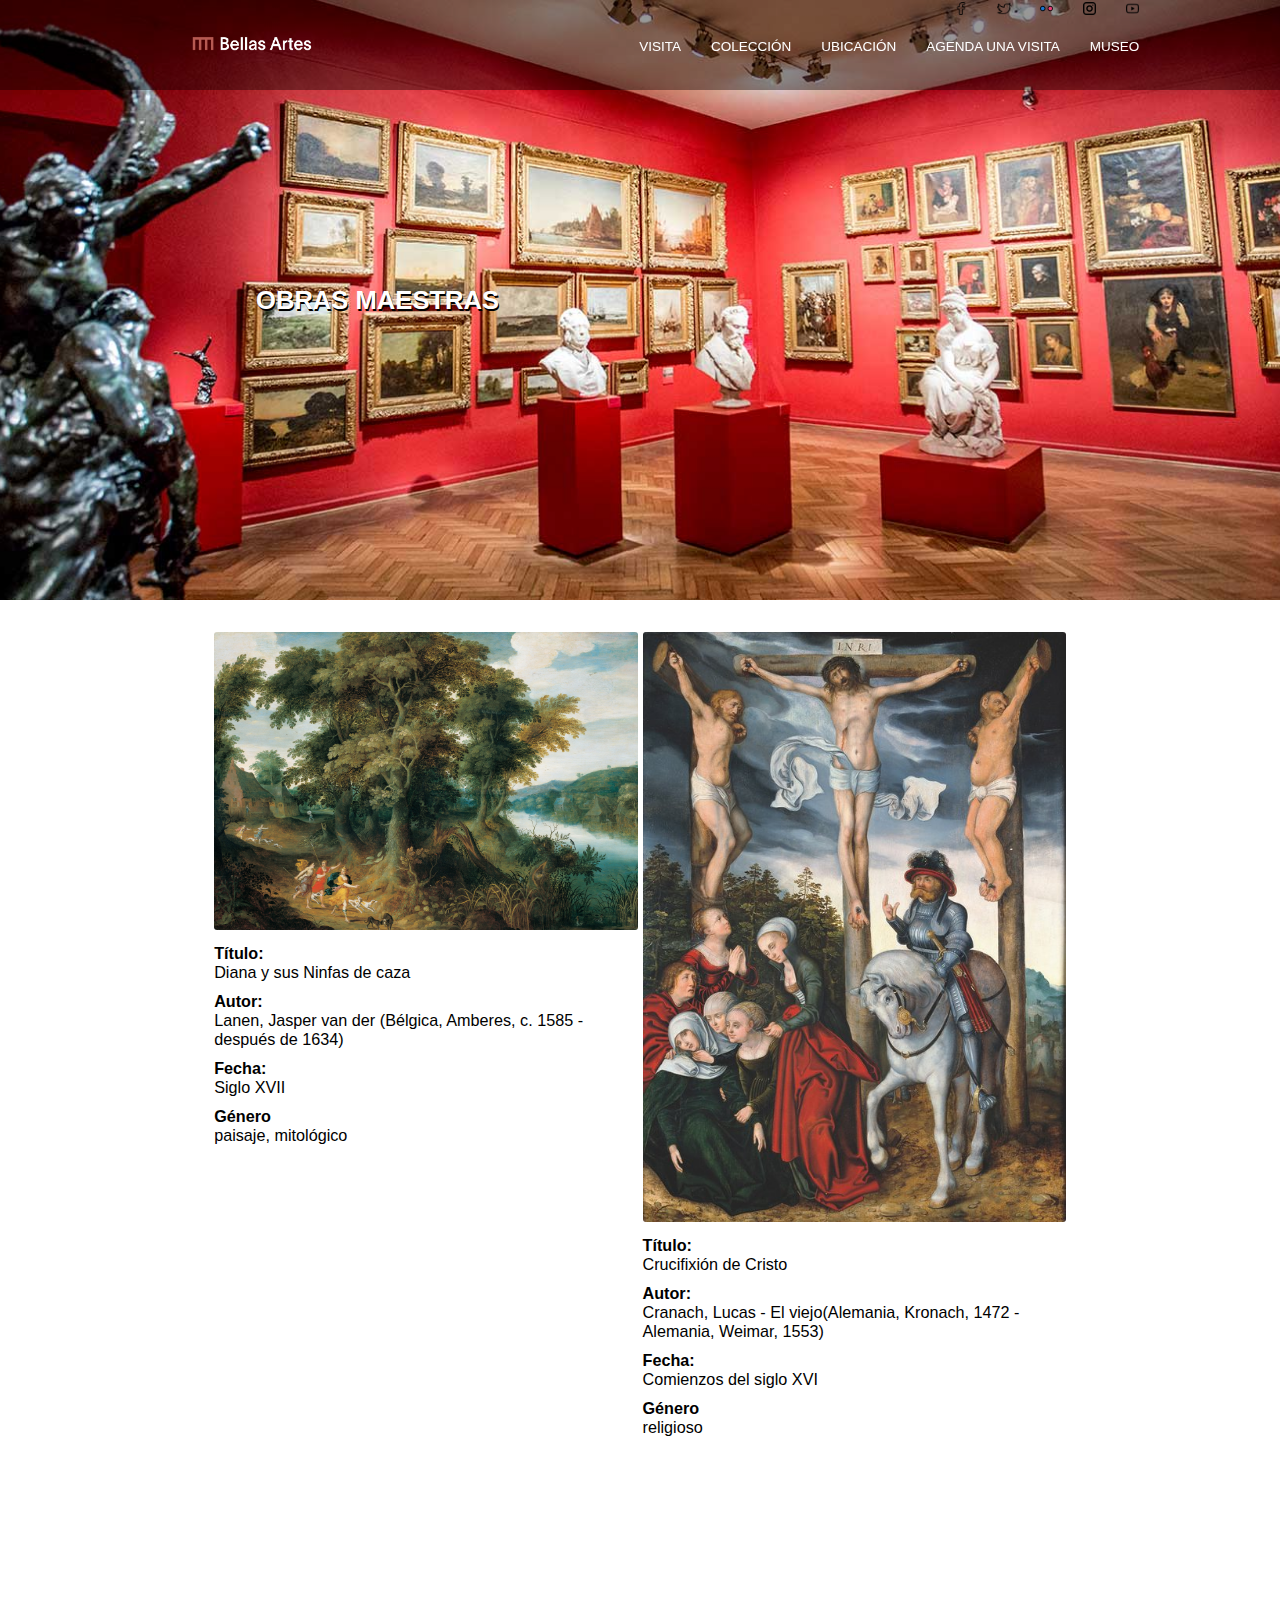
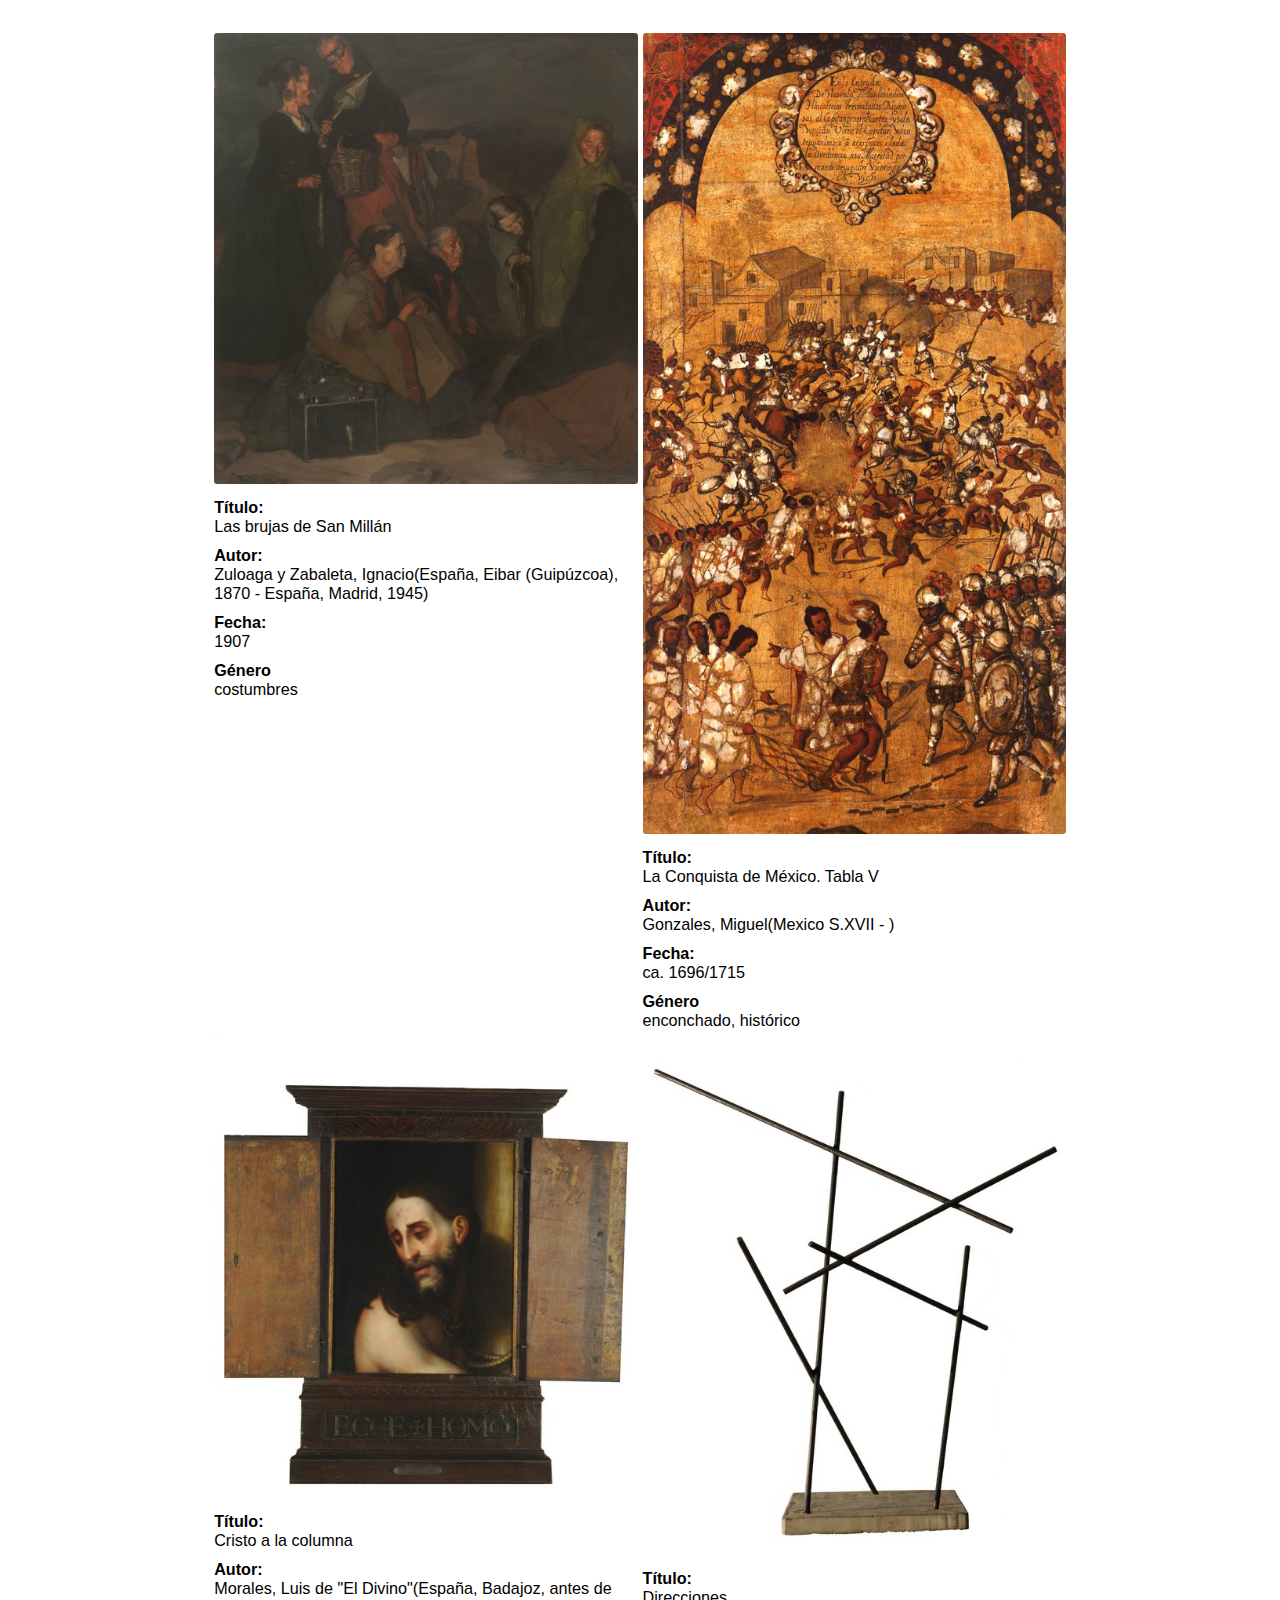
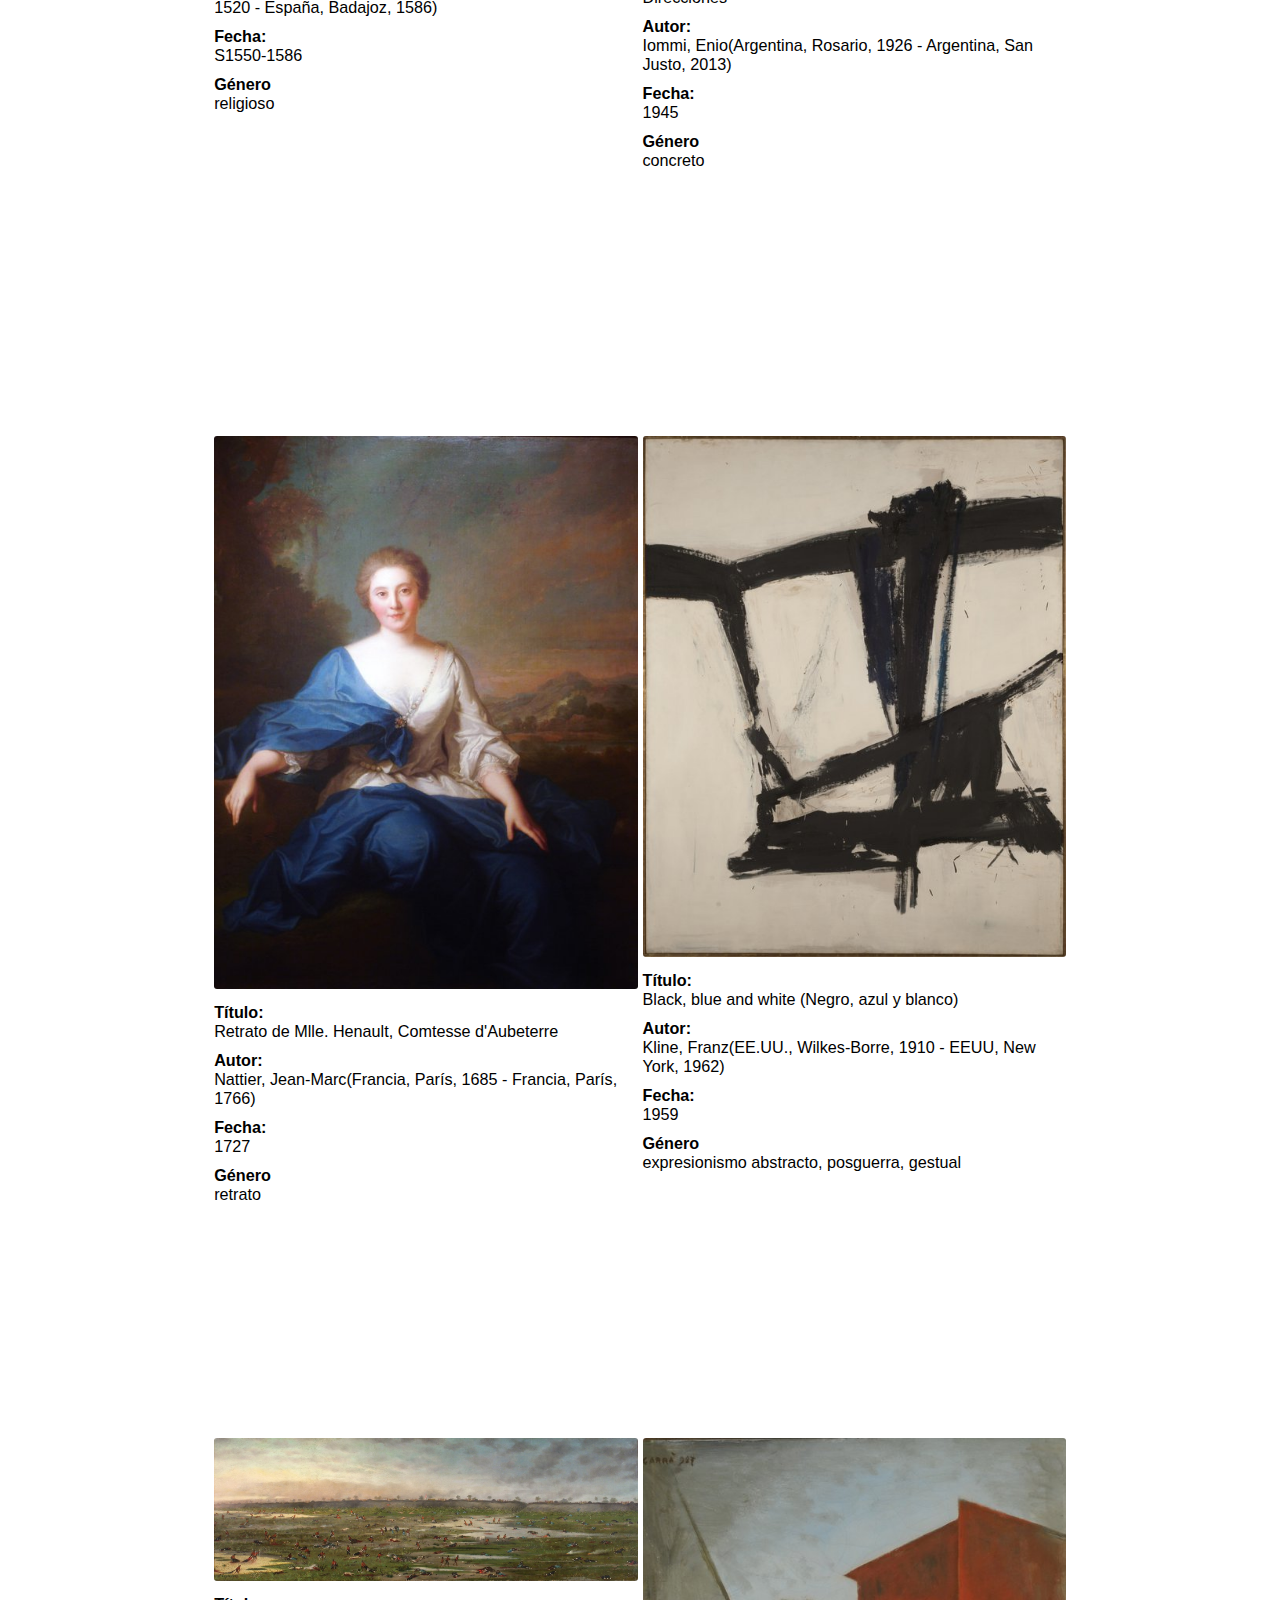
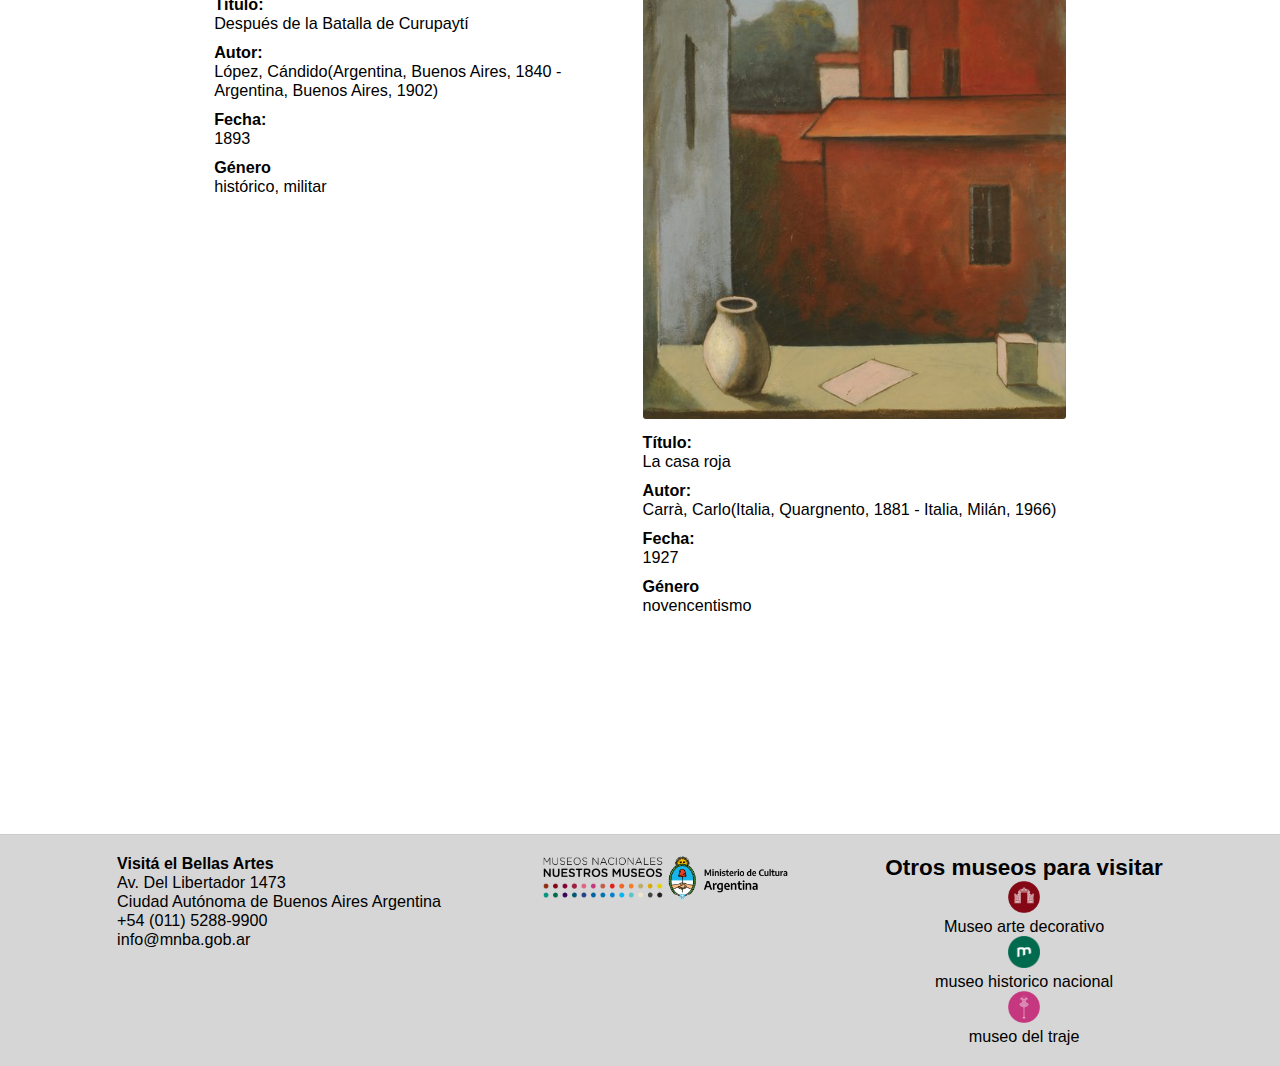
<file: obrasMaestras.html>
<!DOCTYPE html>
<html lang="en">

<head>
    <meta charset="UTF-8">
    <meta name="viewport" content="width=device-width, initial-scale=1.0">
    <link rel="stylesheet" href="style.css">

    <title>Trabajo Final Integrador: Sitio Web de un Museo</title>
</head>

<body>
    <header>
        <nav>
            <div id="logo">
                <a href="index.html"><img src="img/logo-mnba.png" alt="museo nacional de bellas artes"></a>
            </div>
            <div class="linkNavegacion">
                <ul>
                    <li><a href="visita.html">visita</a></li>
                    <li><a href="index.html#colecciones">colección</a></li>
                    <li><a href="index.html#mapa">Ubicación</a></li>
                    <li><a href="formulario.html">Agenda Una Visita</a></li>
                    <li><a href="">Museo</a></li>
                </ul>
            </div>
            <div class="redes">
                <ul>
                    <li>
                        <a href="https://www.facebook.com/MNBAArgentina" target="_blank">
                            <img src="img/facebook.png" alt="facebook">
                        </a>
                    </li>
                    <li>
                        <a href="https://twitter.com/BellasArtesAR" target="_blank">
                            <img src="img/twitter.png" alt="twitter">
                        </a>
                    </li>
                    <li>
                        <a href="https://www.flickr.com/photos/186501806@N04/albums/" target="_blank">
                            <img src="img/flickr.png" alt="flickr">
                        </a>
                    </li>
                    <li>
                        <a href="https://www.instagram.com/bellasartesargentina/" target="_blank">
                            <img src="img/instagram.png" alt="instagram">
                        </a>
                    </li>
                    <li>
                        <a href="https://www.youtube.com/user/MNBAdigital" target="_blank">
                            <img src="img/youtube.png" alt="youtube">
                        </a>
                    </li>
                </ul>
            </div>
        </nav>

        <div class="imgBgHeader">
            <img src="img/museo-nacional-bellas-artes-interior.jpg" alt="">
            <h1 class="obrasH1">Obras Maestras</h1>
        </div>
    </header>

    <div class="obrasContainer">
        <div class="img1" id="img1" onmouseover="hablar('img1')" onmouseout="detener()">
            <a href="img/obrasMaestras/8930.jpg" target="_blank">
                <img src="img/obrasMaestras/8930.jpg" alt="">
            </a>
            <dl>
                <dt>Título:</dt>
                <dd>Diana y sus Ninfas de caza</dd>
                <dt>Autor:</dt>
                <dd>Lanen, Jasper van der (Bélgica, Amberes, c. 1585 - después de 1634)</dd>
                <dt>Fecha: </dt>
                <dd>Siglo XVII</dd>
                <dt>Género</dt>
                <dd>paisaje, mitológico
                </dd>
            </dl>
        </div>
        <div class="img2" id="img2" onmouseover="hablar('img2')" onmouseout="detener()">
            <a href="img/obrasMaestras/tO7sGkw4LM4T.jpg" target="_blank">

                <img src="img/obrasMaestras/tO7sGkw4LM4T.jpg" alt="">
            </a>
            <dl>
                <dt>Título:</dt>
                <dd>Crucifixión de Cristo</dd>
                <dt>Autor:</dt>
                <dd>Cranach, Lucas - El viejo(Alemania, Kronach, 1472 - Alemania, Weimar, 1553)</dd>
                <dt>Fecha: </dt>
                <dd>Comienzos del siglo XVI</dd>
                <dt>Género</dt>
                <dd>religioso</dd>
            </dl>
        </div>
        <div class="img3" id="img3" onmouseover="hablar('img3')" onmouseout="detener()">
            <a href="img/obrasMaestras/oJj8fziMAHaC.jpg" target="_blank">

                <img src="img/obrasMaestras/oJj8fziMAHaC.jpg" alt="">
            </a>
            <dl>
                <dt>Título:</dt>
                <dd>Las brujas de San Millán</dd>
                <dt>Autor:</dt>
                <dd>Zuloaga y Zabaleta, Ignacio(España, Eibar (Guipúzcoa), 1870 - España, Madrid, 1945)</dd>
                <dt>Fecha: </dt>
                <dd>1907</dd>
                <dt>Género</dt>
                <dd>costumbres</dd>
            </dl>
        </div>
        <div class="img4" id="img4" onmouseover="hablar('img4')" onmouseout="detener()">
            <a href="img/obrasMaestras/-wuIWxKqY0Ll.jpg" target="_blank">

                <img src="img/obrasMaestras/-wuIWxKqY0Ll.jpg" alt="">
            </a>
            <dl>
                <dt>Título:</dt>
                <dd>La Conquista de México. Tabla V</dd>
                <dt>Autor:</dt>
                <dd>Gonzales, Miguel(Mexico S.XVII - )</dd>
                <dt>Fecha: </dt>
                <dd>ca. 1696/1715</dd>
                <dt>Género</dt>
                <dd>enconchado, histórico</dd>
            </dl>
        </div>
        <div class="img5" id="img5" onmouseover="hablar('img5')" onmouseout="detener()">
            <a href="img/obrasMaestras/Qh3SjAtR8pa9.jpg" target="_blank">

                <img src="img/obrasMaestras/Qh3SjAtR8pa9.jpg" alt="">
            </a>
            <dl>
                <dt>Título:</dt>
                <dd>Cristo a la columna</dd>
                <dt>Autor:</dt>
                <dd>Morales, Luis de "El Divino"(España, Badajoz, antes de 1520 - España, Badajoz, 1586)</dd>
                <dt>Fecha: </dt>
                <dd>S1550-1586</dd>
                <dt>Género</dt>
                <dd>religioso</dd>
            </dl>
        </div>
        <div class="img6" id="img6" onmouseover="hablar('img6')" onmouseout="detener()">
            <a href="img/obrasMaestras/0uH4KJojolZ8.jpg" target="_blank">

                <img src="img/obrasMaestras/0uH4KJojolZ8.jpg" alt="">
            </a>
            <dl>
                <dt>Título:</dt>
                <dd>Direcciones</dd>
                <dt>Autor:</dt>
                <dd>Iommi, Enio(Argentina, Rosario, 1926 - Argentina, San Justo, 2013)</dd>
                <dt>Fecha: </dt>
                <dd>1945</dd>
                <dt>Género</dt>
                <dd>concreto</dd>
            </dl>
        </div>
        <div class="img7" id="img7" onmouseover="hablar('img7')" onmouseout="detener()">
            <a href="img/obrasMaestras/Z32QxafcqXOt.jpg" target="_blank">

                <img src="img/obrasMaestras/Z32QxafcqXOt.jpg" alt="">
            </a>
            <dl>
                <dt>Título:</dt>
                <dd>Retrato de Mlle. Henault, Comtesse d'Aubeterre</dd>
                <dt>Autor:</dt>
                <dd>Nattier, Jean-Marc(Francia, París, 1685 - Francia, París, 1766)</dd>
                <dt>Fecha: </dt>
                <dd>1727</dd>
                <dt>Género</dt>
                <dd>retrato</dd>
            </dl>
        </div>
        <div class="img8" id="img8" onmouseover="hablar('img8')" onmouseout="detener()">
            <a href="img/obrasMaestras/BDgoYZZuDMgB.jpg" target="_blank">

                <img src="img/obrasMaestras/BDgoYZZuDMgB.jpg" alt="">
            </a>
            <dl>
                <dt>Título:</dt>
                <dd>Black, blue and white (Negro, azul y blanco)</dd>
                <dt>Autor:</dt>
                <dd>Kline, Franz(EE.UU., Wilkes-Borre, 1910 - EEUU, New York, 1962)</dd>
                <dt>Fecha: </dt>
                <dd>1959</dd>
                <dt>Género</dt>
                <dd>expresionismo abstracto, posguerra, gestual</dd>
            </dl>
        </div>
        <div class="img9" id="img9" onmouseover="hablar('img9')" onmouseout="detener()">
            <a href="img/obrasMaestras/mh2Z_PeYCisV.jpg" target="_blank">

                <img src="img/obrasMaestras/mh2Z_PeYCisV.jpg" alt="">
            </a>
            <dl>
                <dt>Título:</dt>
                <dd>Después de la Batalla de Curupaytí</dd>
                <dt>Autor:</dt>
                <dd>López, Cándido(Argentina, Buenos Aires, 1840 - Argentina, Buenos Aires, 1902)</dd>
                <dt>Fecha: </dt>
                <dd>1893</dd>
                <dt>Género</dt>
                <dd>histórico, militar</dd>
            </dl>
        </div>
        <div class="img10" id="img10" onmouseover="hablar('img10')" onmouseout="detener()">
            <a href="img/obrasMaestras/HaKsUJhuelcY.jpg" target="_blank">

                <img src="img/obrasMaestras/HaKsUJhuelcY.jpg" alt="">
            </a>
            <dl>
                <dt>Título:</dt>
                <dd>La casa roja</dd>
                <dt>Autor:</dt>
                <dd>Carrà, Carlo(Italia, Quargnento, 1881 - Italia, Milán, 1966)</dd>
                <dt>Fecha: </dt>
                <dd>1927</dd>
                <dt>Género</dt>
                <dd>novencentismo</dd>
            </dl>
        </div>
    </div>

    <footer>
        <div class="visita">
            <h4>Visitá el Bellas Artes</h4>
            <ul>
                <li>
                    Av. Del Libertador 1473
                </li>
                <li>
                    Ciudad Autónoma de Buenos Aires Argentina
                </li>
                <li>
                    +54 (011) 5288-9900
                </li>
                <li>
                    info@mnba.gob.ar
                </li>
            </ul>
        </div>
        <div class="logosArgentina">
            <img src="img/museosnacionales.png" alt="museos nacionales">
            <img src="img/logo-meccyt.png" alt="museos nacionales">
        </div>
        <div class="otrosMuseos">
            <h3>Otros museos para visitar</h3>
            <div>
                <a href="https://museoartedecorativo.cultura.gob.ar/">
                    <img src="img/otrosMuseos/10-mnad-800x800px.png" alt="museoartedecorativo">
                    <p>Museo arte decorativo</p>
                </a>

                <a href="https://museohistoriconacional.cultura.gob.ar/">
                    <img src="img/otrosMuseos/23-mhn-582x582px.png" alt="museohistoriconacional">
                    <p>
                        museo historico nacional
                    </p>
                </a>

                <a href="https://museodeltraje.cultura.gob.ar/">
                    <img src="img/otrosMuseos/14-eltraje-800x800px.png" alt="museodeltraje">
                    <p>
                        museo del traje
                    </p>
                </a>
            </div>
        </div>
    </footer>
    <script src="index.js"></script>
</body>

</html>
</file>
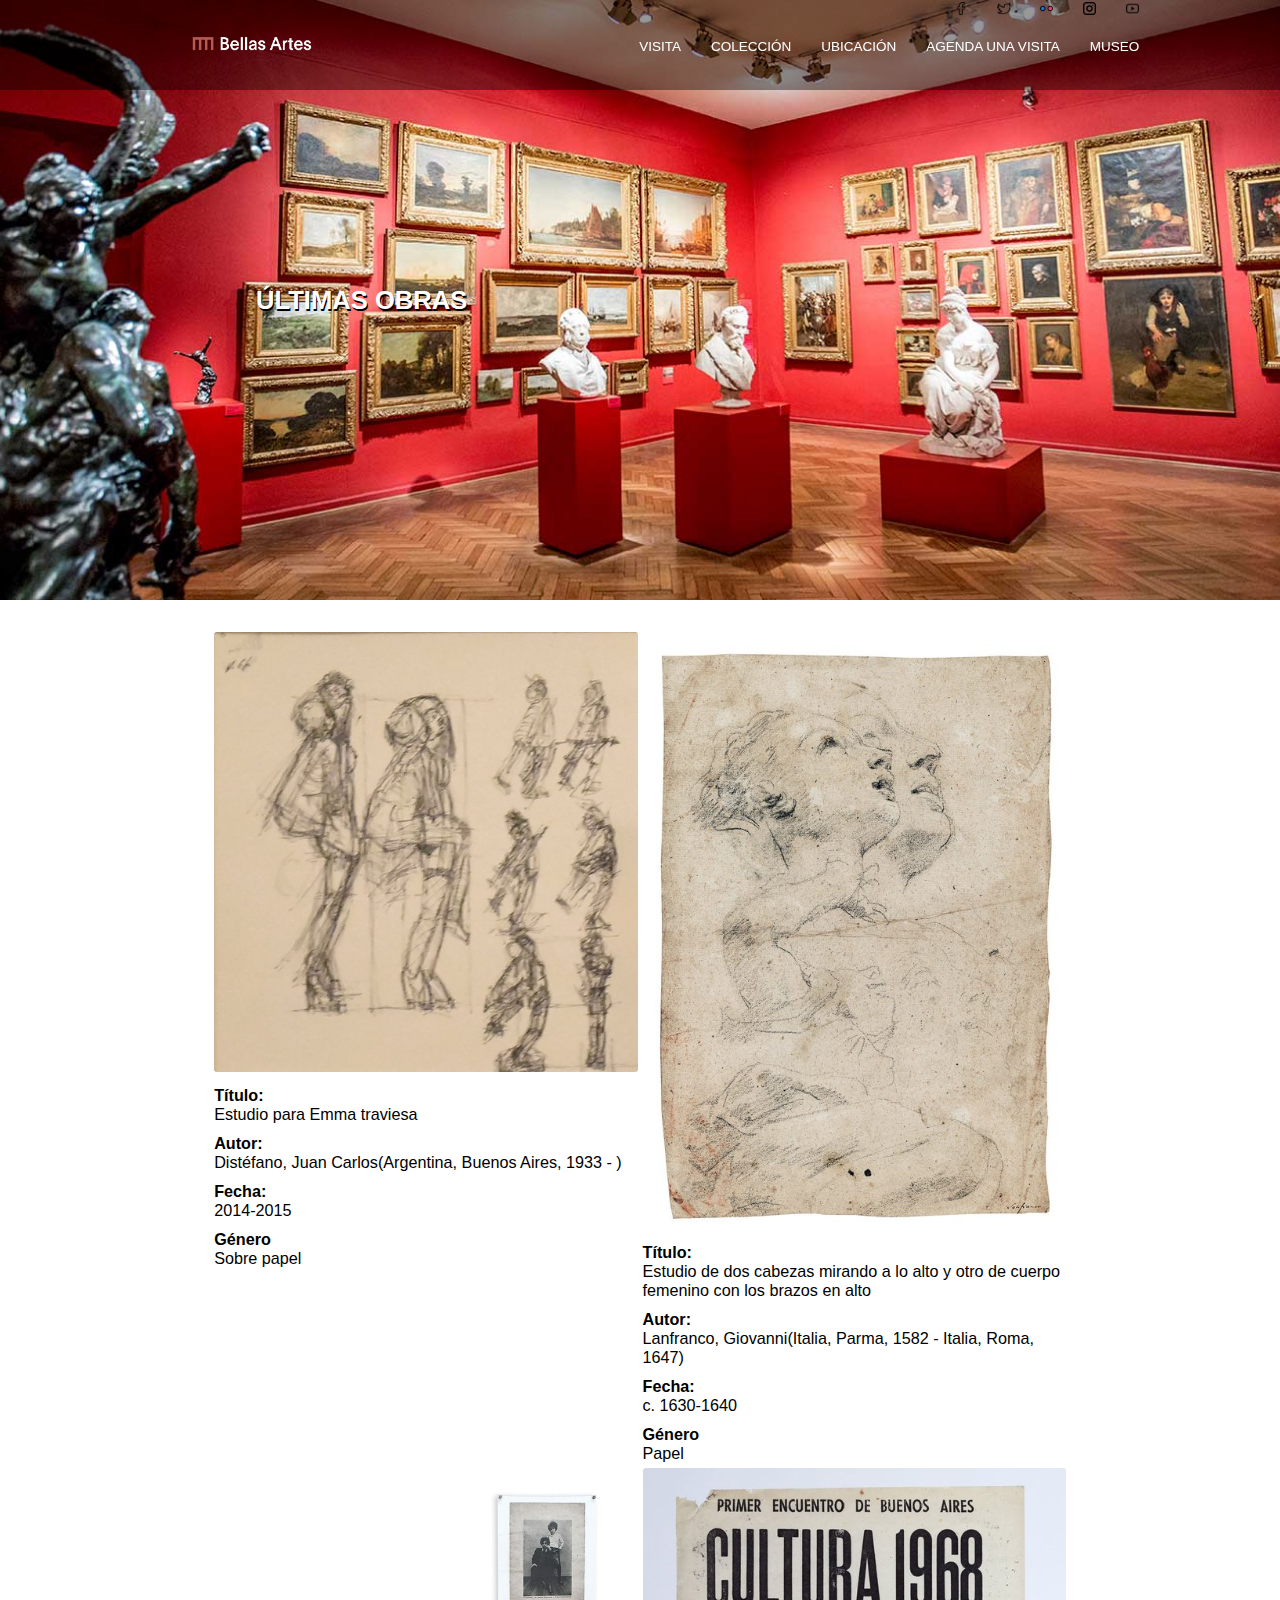
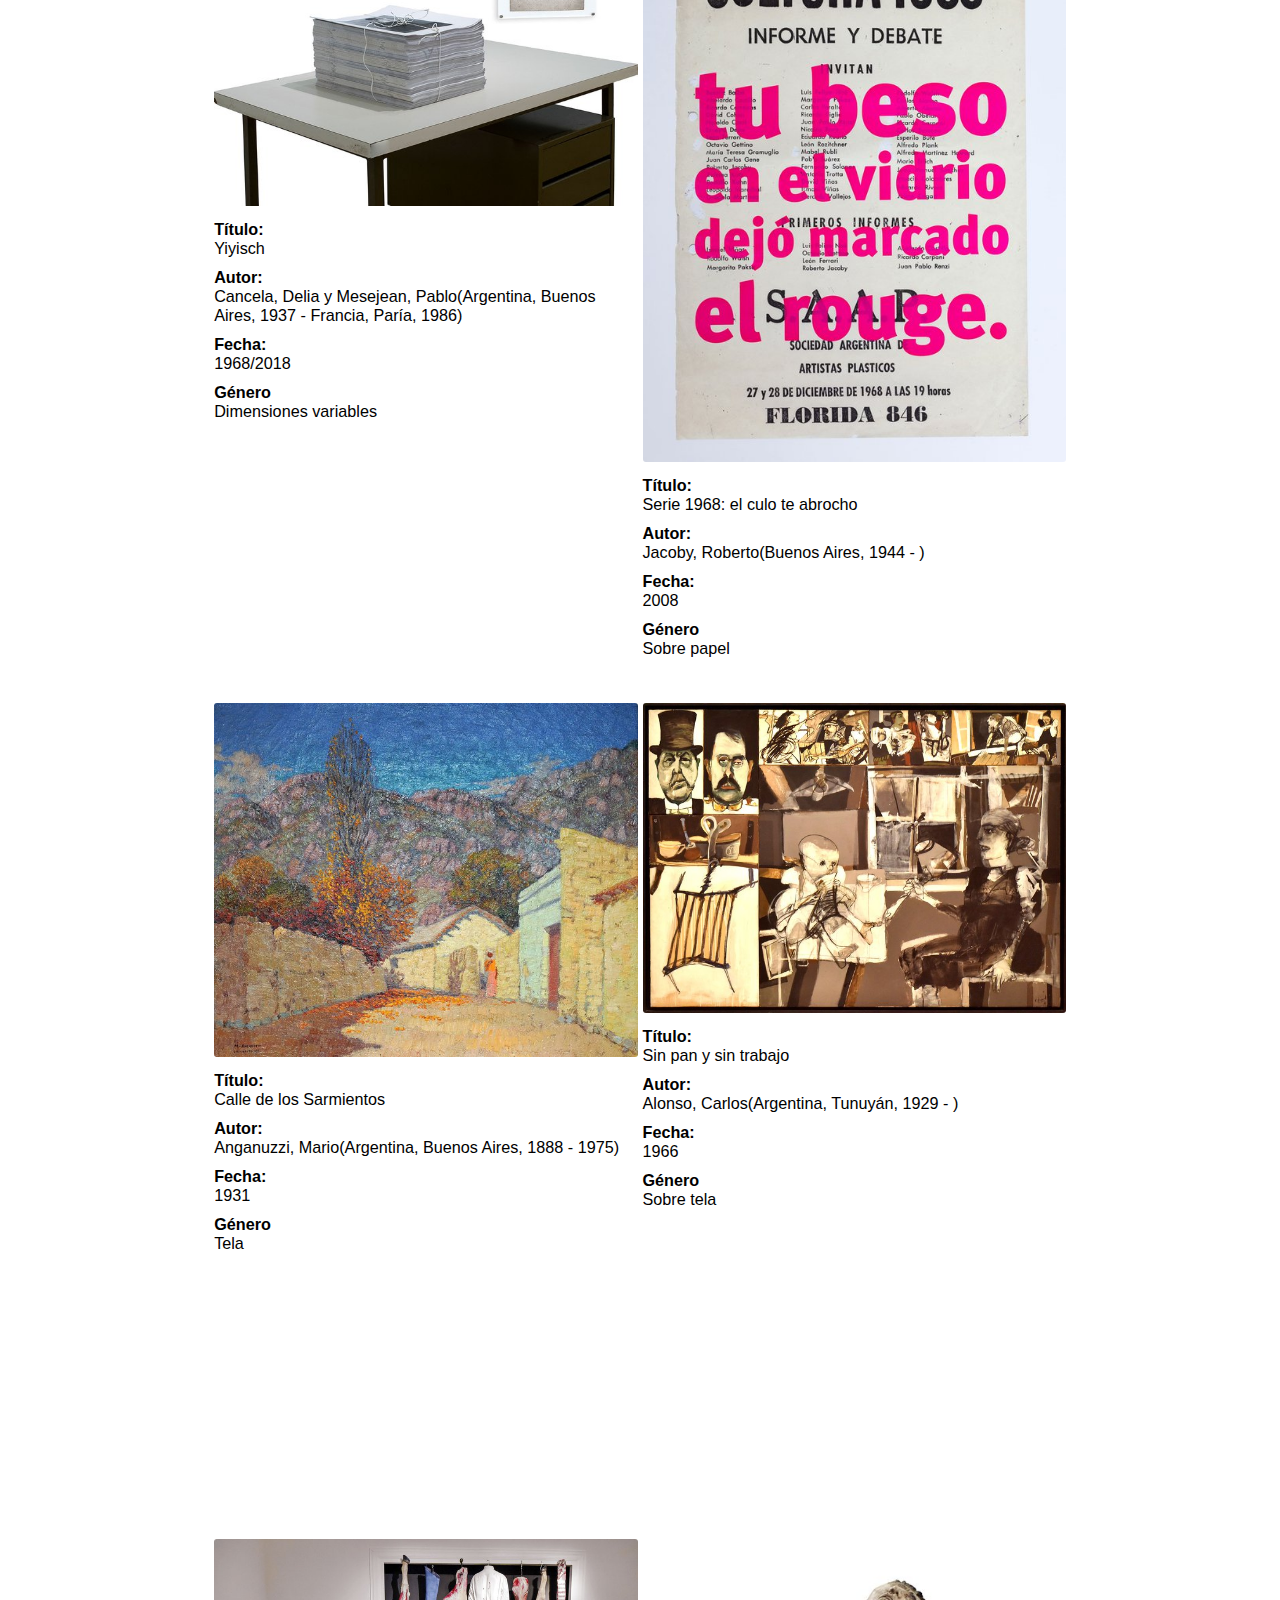
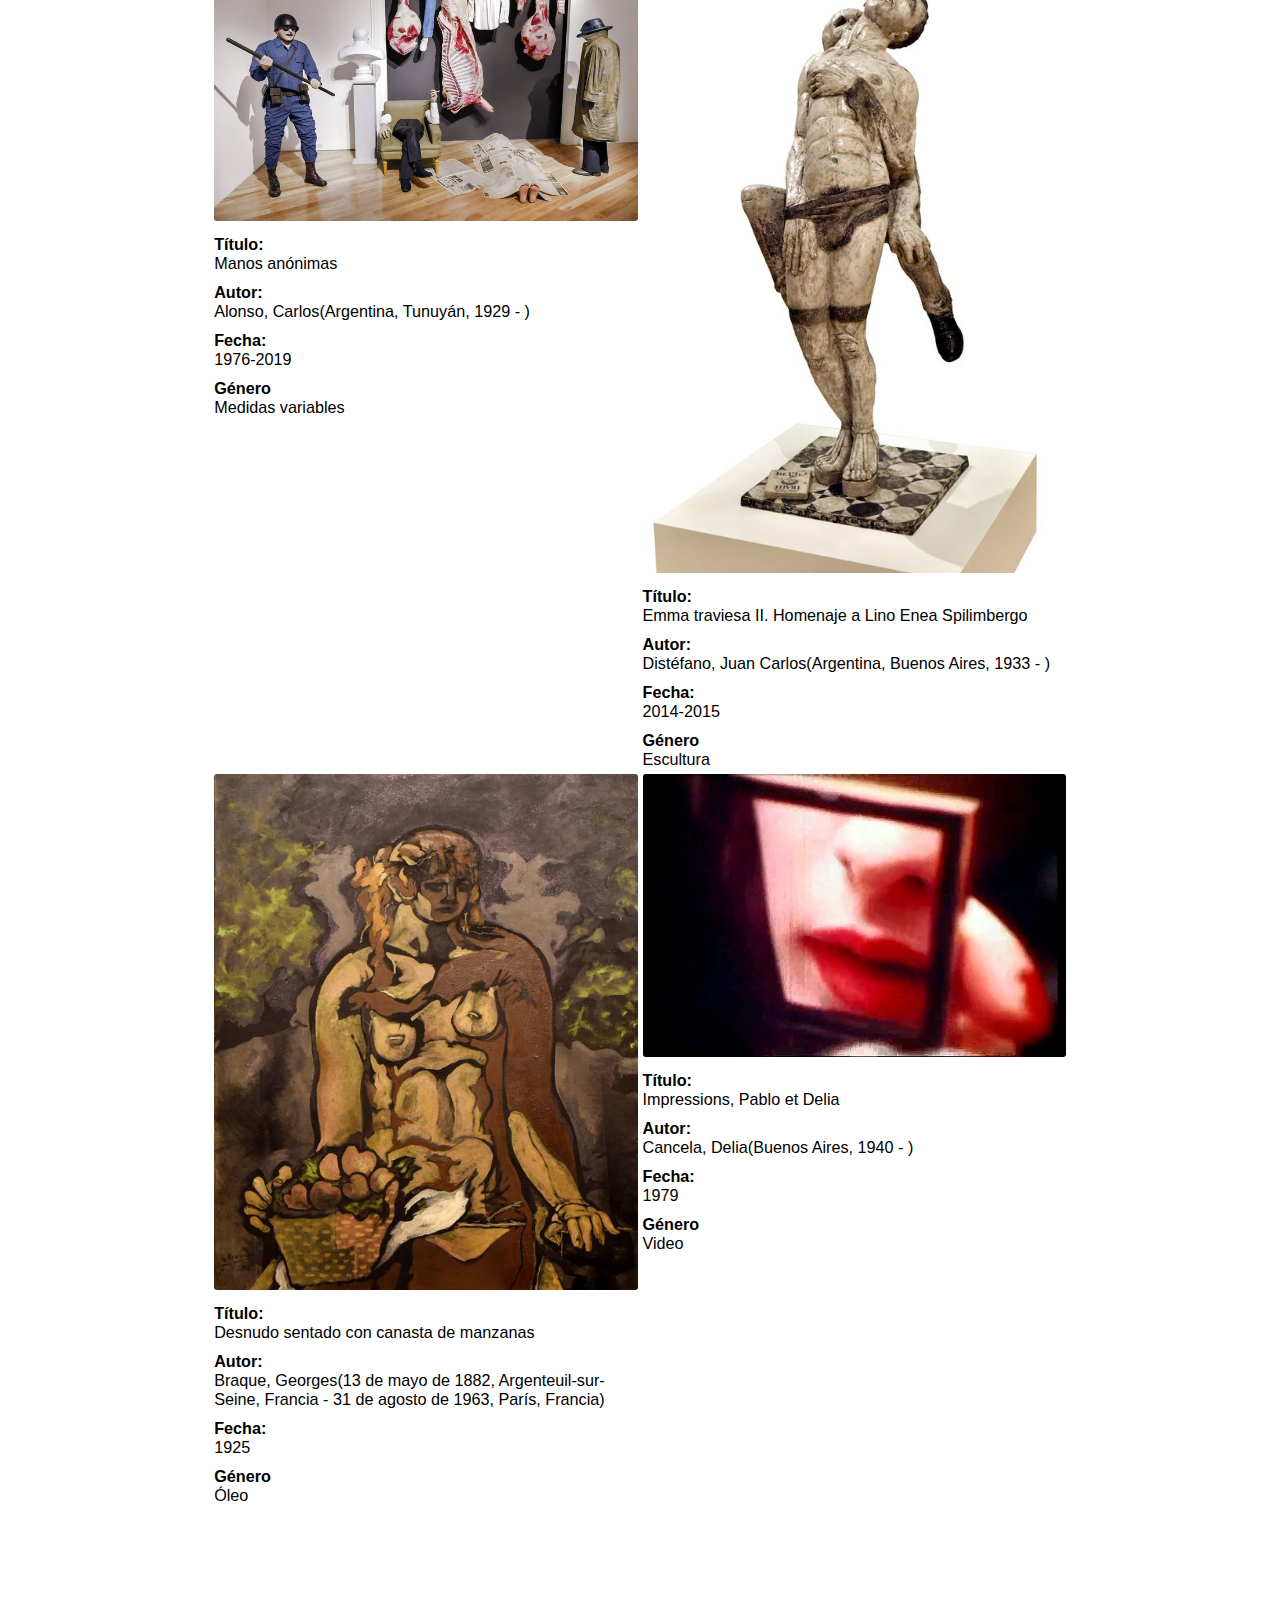
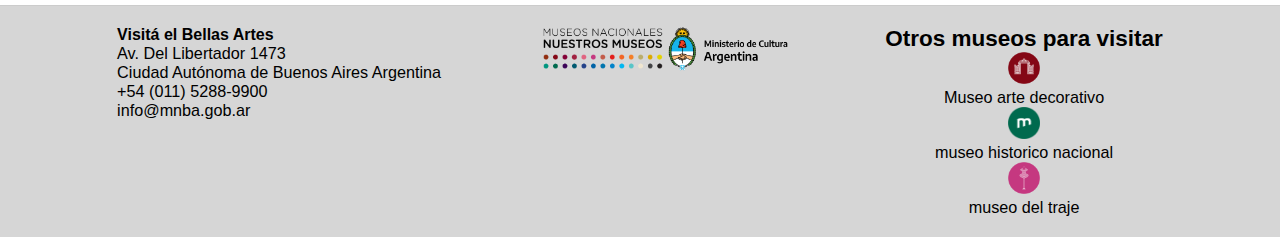
<file: ultimasObras.html>
<!DOCTYPE html>
<html lang="en">

<head>
    <meta charset="UTF-8">
    <meta name="viewport" content="width=device-width, initial-scale=1.0">
    <link rel="stylesheet" href="style.css">

    <title>Trabajo Final Integrador: Sitio Web de un Museo</title>
</head>

<body>
    <header>
        <nav>
            <div id="logo">
                <a href="index.html"><img src="img/logo-mnba.png" alt="museo nacional de bellas artes"></a>
            </div>
            <div class="linkNavegacion">
                <ul>
                    <li><a href="visita.html">visita</a></li>
                    <li><a href="index.html#colecciones">colección</a></li>
                    <li><a href="index.html#mapa">Ubicación</a></li>
                    <li><a href="formulario.html">Agenda Una Visita</a></li>
                    <li><a href="">Museo</a></li>
                </ul>
            </div>
            <div class="redes">
                <ul>
                    <li>
                        <a href="https://www.facebook.com/MNBAArgentina" target="_blank">
                            <img src="img/facebook.png" alt="facebook">
                        </a>
                    </li>
                    <li>
                        <a href="https://twitter.com/BellasArtesAR" target="_blank">
                            <img src="img/twitter.png" alt="twitter">
                        </a>
                    </li>
                    <li>
                        <a href="https://www.flickr.com/photos/186501806@N04/albums/" target="_blank">
                            <img src="img/flickr.png" alt="flickr">
                        </a>
                    </li>
                    <li>
                        <a href="https://www.instagram.com/bellasartesargentina/" target="_blank">
                            <img src="img/instagram.png" alt="instagram">
                        </a>
                    </li>
                    <li>
                        <a href="https://www.youtube.com/user/MNBAdigital" target="_blank">
                            <img src="img/youtube.png" alt="youtube">
                        </a>
                    </li>
                </ul>
            </div>
        </nav>

        <div class="imgBgHeader">
            <img src="img/museo-nacional-bellas-artes-interior.jpg" alt="">
            <h1 class="obrasH1">últimas Obras</h1>
        </div>
    </header>

    <div class="obrasContainer">

        <div class="img1"  id="img1" onmouseover="hablar('img1')" onmouseout="detener()">
            <a href="img/ultimasObras/1.jpg" target="_blank">

                <img src="img/ultimasObras/1.jpg" alt="">
            </a>
            <dl>
                <dt>Título:</dt>
                <dd>Estudio para Emma traviesa</dd>
                <dt>Autor:</dt>
                <dd>Distéfano, Juan Carlos(Argentina, Buenos Aires, 1933 - )</dd>
                <dt>Fecha: </dt>
                <dd>2014-2015</dd>
                <dt>Género</dt>
                <dd>Sobre papel</dd>
            </dl>
        </div>
        <div class="img2"  id="img2" onmouseover="hablar('img2')" onmouseout="detener()">
            <a href="img/ultimasObras/2.jpg" target="_blank">

                <img src="img/ultimasObras/2.jpg" alt="">
            </a>
            <dl>
                <dt>Título:</dt>
                <dd>Estudio de dos cabezas mirando a lo alto y otro de cuerpo femenino con los brazos en alto</dd>
                <dt>Autor:</dt>
                <dd>Lanfranco, Giovanni(Italia, Parma, 1582 - Italia, Roma, 1647)</dd>
                <dt>Fecha: </dt>
                <dd>c. 1630-1640</dd>
                <dt>Género</dt>
                <dd>Papel</dd>
            </dl>
        </div>
        <div class="img3"  id="img3" onmouseover="hablar('img3')" onmouseout="detener()">
            <a href="img/ultimasObras/3.jpg" target="_blank">

                <img src="img/ultimasObras/3.jpg" alt="">
            </a>
            <dl>
                <dt>Título:</dt>
                <dd>Yiyisch</dd>
                <dt>Autor:</dt>
                <dd>Cancela, Delia y Mesejean, Pablo(Argentina, Buenos Aires, 1937 - Francia, Paría, 1986)</dd>
                <dt>Fecha: </dt>
                <dd>1968/2018</dd>
                <dt>Género</dt>
                <dd>Dimensiones variables</dd>
            </dl>
        </div>
        <div class="img4"  id="img4" onmouseover="hablar('img4')" onmouseout="detener()">
            <a href="img/ultimasObras/4.jpg" target="_blank">

                <img src="img/ultimasObras/4.jpg" alt="">
            </a>
            <dl>
                <dt>Título:</dt>
                <dd>Serie 1968: el culo te abrocho</dd>
                <dt>Autor:</dt>
                <dd>Jacoby, Roberto(Buenos Aires, 1944 - )</dd>
                <dt>Fecha: </dt>
                <dd>2008</dd>
                <dt>Género</dt>
                <dd>Sobre papel</dd>
            </dl>
        </div>
        <div class="img5"  id="img5" onmouseover="hablar('img5')" onmouseout="detener()">
            <a href="img/ultimasObras/5.jpg" target="_blank">

                <img src="img/ultimasObras/5.jpg" alt="">
            </a>
            <dl>
                <dt>Título:</dt>
                <dd>Calle de los Sarmientos</dd>
                <dt>Autor:</dt>
                <dd>Anganuzzi, Mario(Argentina, Buenos Aires, 1888 - 1975)</dd>
                <dt>Fecha: </dt>
                <dd>1931</dd>
                <dt>Género</dt>
                <dd>Tela</dd>
            </dl>
        </div>
        <div class="img6"  id="img6" onmouseover="hablar('img6')" onmouseout="detener()">
            <a href="img/ultimasObras/6.jpg" target="_blank">

                <img src="img/ultimasObras/6.jpg" alt="">
            </a>
            <dl>
                <dt>Título:</dt>
                <dd>Sin pan y sin trabajo</dd>
                <dt>Autor:</dt>
                <dd>Alonso, Carlos(Argentina, Tunuyán, 1929 - )</dd>
                <dt>Fecha: </dt>
                <dd>1966</dd>
                <dt>Género</dt>
                <dd>Sobre tela</dd>
            </dl>
        </div>
        <div class="img7"  id="img7" onmouseover="hablar('img7')" onmouseout="detener()">
            <a href="img/ultimasObras/7.jpg" target="_blank">

                <img src="img/ultimasObras/7.jpg" alt="">
            </a>
            <dl>
                <dt>Título:</dt>
                <dd>Manos anónimas</dd>
                <dt>Autor:</dt>
                <dd>Alonso, Carlos(Argentina, Tunuyán, 1929 - )</dd>
                <dt>Fecha: </dt>
                <dd>1976-2019</dd>
                <dt>Género</dt>
                <dd>Medidas variables</dd>
            </dl>
        </div>
        <div class="img8"  id="img8" onmouseover="hablar('img8')" onmouseout="detener()">
            <a href="img/ultimasObras/8.jpg" target="_blank">

                <img src="img/ultimasObras/8.jpg" alt="">
            </a>
            <dl>
                <dt>Título:</dt>
                <dd>Emma traviesa II. Homenaje a Lino Enea Spilimbergo</dd>
                <dt>Autor:</dt>
                <dd>Distéfano, Juan Carlos(Argentina, Buenos Aires, 1933 - )</dd>
                <dt>Fecha: </dt>
                <dd>2014-2015</dd>
                <dt>Género</dt>
                <dd>Escultura</dd>
            </dl>
        </div>
        <div class="img9"  id="img9" onmouseover="hablar('img9')" onmouseout="detener()">
            <a href="img/ultimasObras/9.jpg" target="_blank">

                <img src="img/ultimasObras/9.jpg" alt="">
            </a>
            <dl>
                <dt>Título:</dt>
                <dd>Desnudo sentado con canasta de manzanas</dd>
                <dt>Autor:</dt>
                <dd>Braque, Georges(13 de mayo de 1882, Argenteuil-sur-Seine, Francia - 31 de agosto de 1963, París,
                    Francia)</dd>
                <dt>Fecha: </dt>
                <dd>1925</dd>
                <dt>Género</dt>
                <dd>Óleo</dd>
            </dl>
        </div>
        <div class="img10"  id="img10" onmouseover="hablar('img10')" onmouseout="detener()">
            <a href="img/ultimasObras/10.jpg" target="_blank">

                <img src="img/ultimasObras/10.jpg" alt="">
            </a>
            <dl>
                <dt>Título:</dt>
                <dd>Impressions, Pablo et Delia</dd>
                <dt>Autor:</dt>
                <dd>Cancela, Delia(Buenos Aires, 1940 - )</dd>
                <dt>Fecha: </dt>
                <dd>1979</dd>
                <dt>Género</dt>
                <dd>Video</dd>
            </dl>
        </div>
    </div>

    <footer>
        <div class="visita">
            <h4>Visitá el Bellas Artes</h4>
            <ul>
                <li>
                    Av. Del Libertador 1473
                </li>
                <li>
                    Ciudad Autónoma de Buenos Aires Argentina
                </li>
                <li>
                    +54 (011) 5288-9900
                </li>
                <li>
                    info@mnba.gob.ar
                </li>
            </ul>
        </div>
        <div class="logosArgentina">
            <img src="img/museosnacionales.png" alt="museos nacionales">
            <img src="img/logo-meccyt.png" alt="museos nacionales">
        </div>
        <div class="otrosMuseos">
            <h3>Otros museos para visitar</h3>
            <div>
                <a href="https://museoartedecorativo.cultura.gob.ar/">
                    <img src="img/otrosMuseos/10-mnad-800x800px.png" alt="museoartedecorativo">
                    <p>Museo arte decorativo</p>
                </a>

                <a href="https://museohistoriconacional.cultura.gob.ar/">
                    <img src="img/otrosMuseos/23-mhn-582x582px.png" alt="museohistoriconacional">
                    <p>
                        museo historico nacional
                    </p>
                </a>

                <a href="https://museodeltraje.cultura.gob.ar/">
                    <img src="img/otrosMuseos/14-eltraje-800x800px.png" alt="museodeltraje">
                    <p>
                        museo del traje
                    </p>
                </a>
            </div>
        </div>
    </footer>

    <script src="index.js"></script>
</body>

</html>
</file>
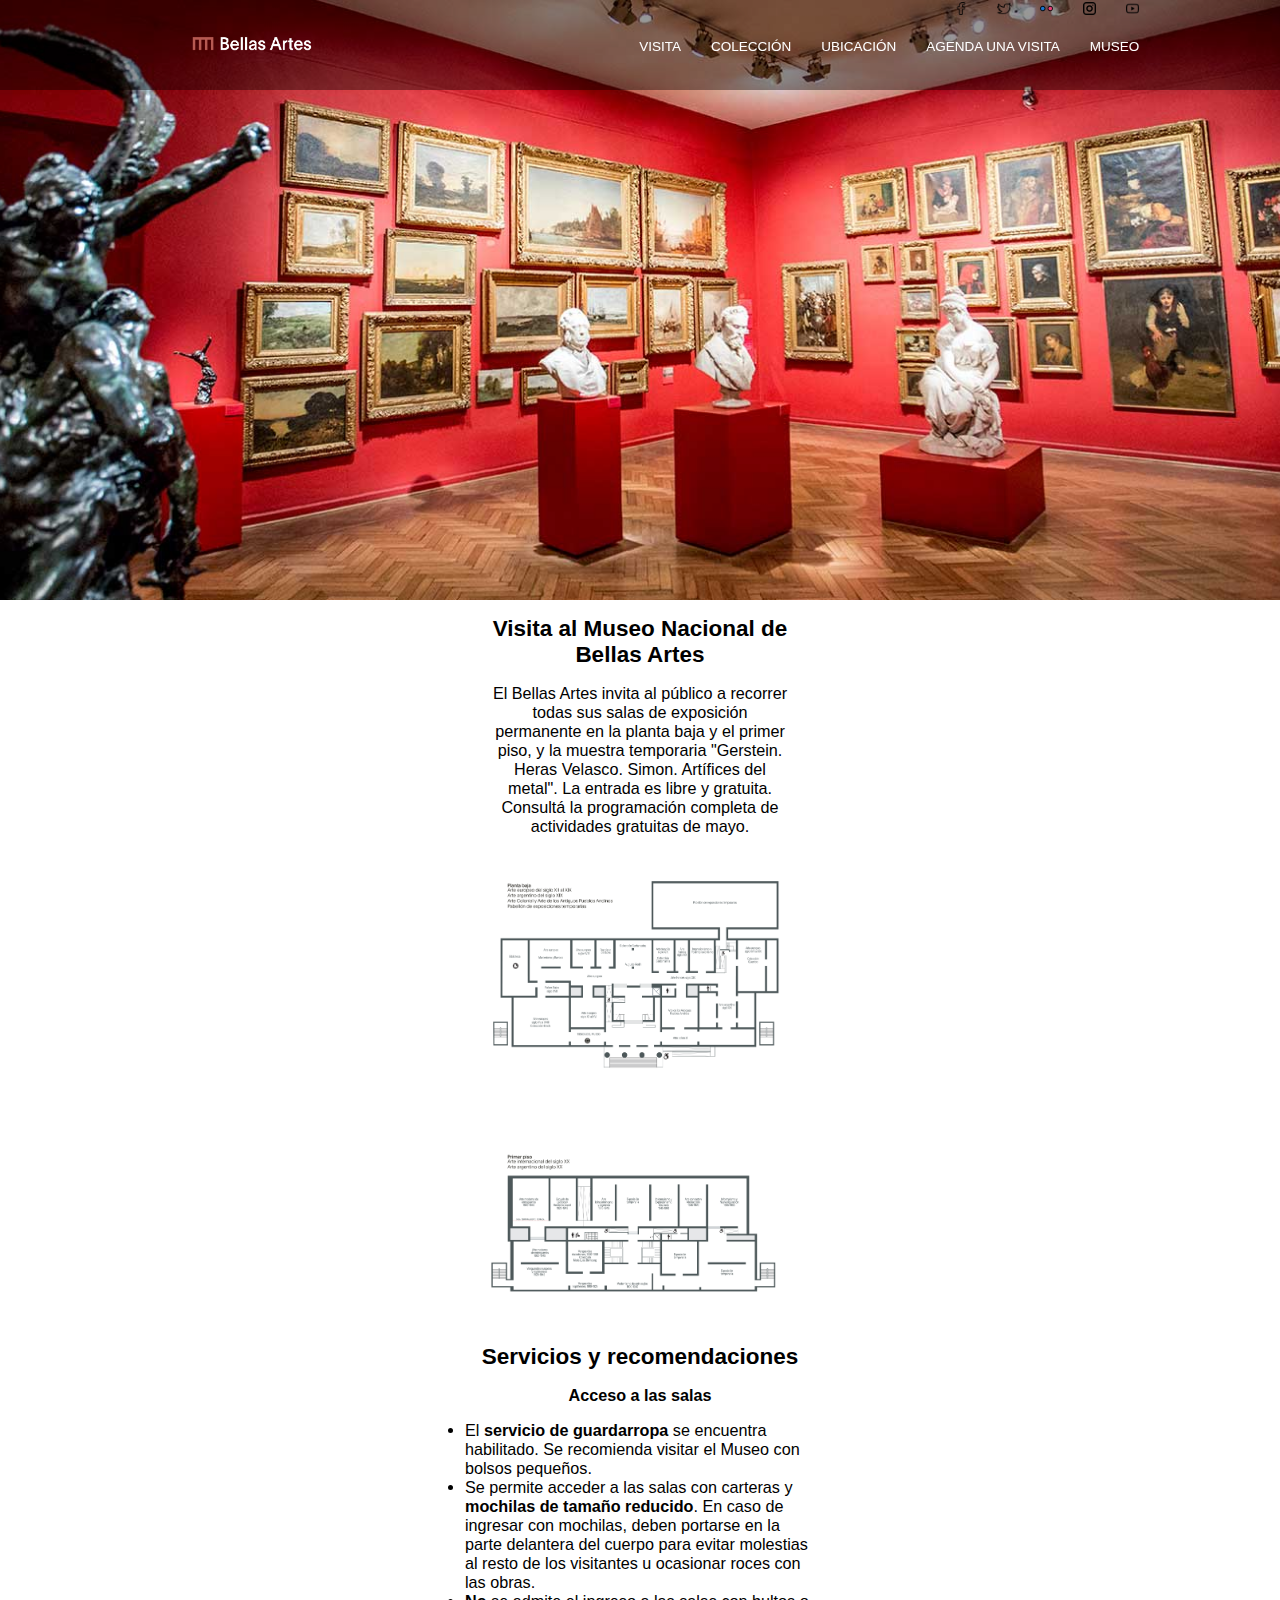
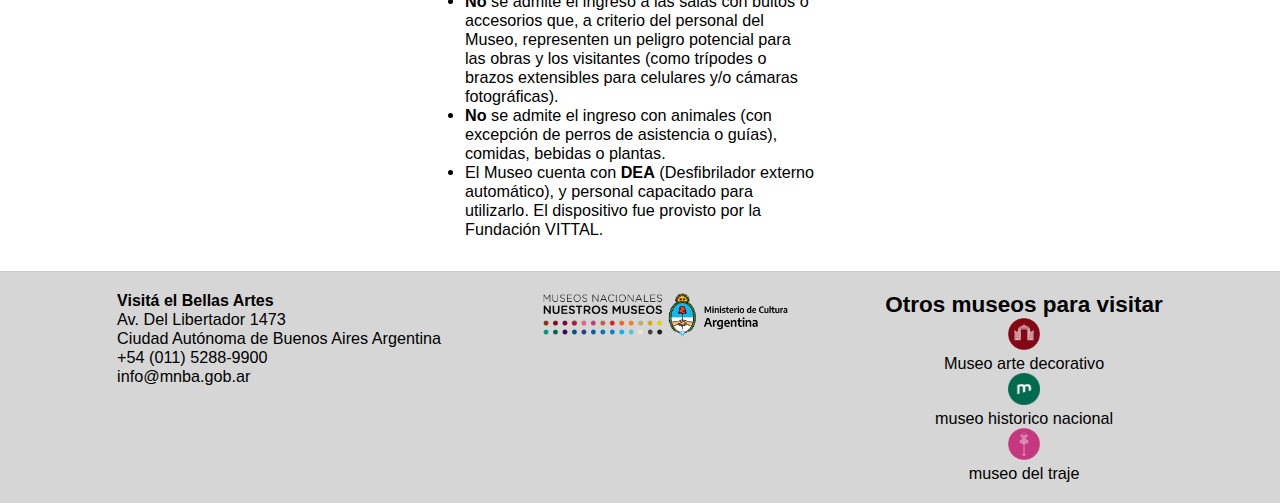
<file: visita.html>
<!DOCTYPE html>
<html lang="en">

<head>
    <meta charset="UTF-8">
    <meta name="viewport" content="width=device-width, initial-scale=1.0">
    <link rel="stylesheet" href="style.css">
    <title>Trabajo Final Integrador: Sitio Web de un Museo</title>
</head>

<body>
    <header>
        <nav>
            <div id="logo">
                <a href="index.html"><img src="img/logo-mnba.png" alt="museo nacional de bellas artes"></a>
            </div>
            <div class="linkNavegacion">
                <ul>
                    <li><a href="visita.html">visita</a></li>
                    <li><a href="index.html#colecciones">colección</a></li>
                    <li><a href="index.html#mapa">Ubicación</a></li>
                    <li><a href="formulario.html">Agenda Una Visita</a></li>
                    <li><a href="">Museo</a></li>
                </ul>
            </div>
            <div class="redes">
                <ul>
                    <li>
                        <a href="https://www.facebook.com/MNBAArgentina" target="_blank">
                            <img src="img/facebook.png" alt="facebook">
                        </a>
                    </li>
                    <li>
                        <a href="https://twitter.com/BellasArtesAR" target="_blank">
                            <img src="img/twitter.png" alt="twitter">
                        </a>
                    </li>
                    <li>
                        <a href="https://www.flickr.com/photos/186501806@N04/albums/" target="_blank">
                            <img src="img/flickr.png" alt="flickr">
                        </a>
                    </li>
                    <li>
                        <a href="https://www.instagram.com/bellasartesargentina/" target="_blank">
                            <img src="img/instagram.png" alt="instagram">
                        </a>
                    </li>
                    <li>
                        <a href="https://www.youtube.com/user/MNBAdigital" target="_blank">
                            <img src="img/youtube.png" alt="youtube">
                        </a>
                    </li>
                </ul>
            </div>
        </nav>

        <div class="imgBgHeader">
            <img src="img/museo-nacional-bellas-artes-interior.jpg" alt="">
            <!-- <h1>colección digital de bellas artes</h1>
            <p>Ya están disponibles las publicaciones de las muestras recientes dedicadas a Carmelo Arden Quin, los
                Tesoros del Museo Arqueológico de Taranto, Raquel Forner, "Escenas contemporáneas" y “Bellas Artes/Bon
                Marché”.</p> -->
        </div>
    </header>

    <section>
        <div class="seccionVista">
            <h2>Visita al Museo Nacional de Bellas Artes</h2>
            <p>
                El Bellas Artes invita al público a recorrer todas sus salas de exposición permanente en la planta baja
                y el primer piso, y la muestra temporaria "Gerstein. Heras Velasco. Simon. Artífices del metal".

                La entrada es libre y gratuita.

                Consultá la programación completa de actividades gratuitas de mayo.
            </p>
            <a href="https://media.bellasartes.gob.ar/h/plano_piso0_abril24.jpg" target="_blank">
                <img class="pisoInferior" src="img/plano_piso0.jpg" alt="plano piso inferior">
            </a>
            <a href="https://media.bellasartes.gob.ar/h/plano_piso1_abril24.jpg" target="_blank">
                <img class="pisoSuperior" src="img/plano_piso1.jpg" alt="plano piso superior">
            </a>
        </div>
    </section>
    <section class="serviciosYRecomendacones">
        <h2>
            Servicios y recomendaciones
        </h2>
        <p><strong>Acceso a las salas</strong></p>
        <ul>
            <li>El <strong>servicio de guardarropa</strong> se encuentra habilitado. Se recomienda visitar el Museo con bolsos pequeños.</li>
            <li>Se permite acceder a las salas con carteras y <strong>mochilas de tamaño reducido</strong>. En caso de ingresar con mochilas, deben portarse en la parte delantera del cuerpo para evitar molestias al resto de los visitantes u ocasionar roces con las obras.</li>
            <li><strong>No</strong> se admite el ingreso a las salas con bultos o accesorios que, a criterio del personal del Museo, representen un peligro potencial para las obras y los visitantes (como trípodes o brazos extensibles para celulares y/o cámaras fotográficas).</li>
            <li><strong>No</strong> se admite el ingreso con animales (con excepción de perros de asistencia o guías), comidas, bebidas o plantas.</li>
            <li>El Museo cuenta con <strong>DEA</strong> (Desfibrilador externo automático), y personal capacitado para utilizarlo. El dispositivo fue provisto por la Fundación VITTAL.</li>
        </ul>
    </section>

    <footer>
        <div class="visita">
            <h4>Visitá el Bellas Artes</h4>
            <ul>
                <li>
                    Av. Del Libertador 1473
                </li>
                <li>
                    Ciudad Autónoma de Buenos Aires Argentina
                </li>
                <li>
                    +54 (011) 5288-9900
                </li>
                <li>
                    info@mnba.gob.ar
                </li>
            </ul>
        </div>
        <div class="logosArgentina">
            <img src="img/museosnacionales.png" alt="museos nacionales">
            <img src="img/logo-meccyt.png" alt="museos nacionales">
        </div>
        <div class="otrosMuseos">
            <h3>Otros museos para visitar</h3>
            <div>
                <a href="https://museoartedecorativo.cultura.gob.ar/">
                    <img src="img/otrosMuseos/10-mnad-800x800px.png" alt="museoartedecorativo">
                    <p>Museo arte decorativo</p>
                </a>

                <a href="https://museohistoriconacional.cultura.gob.ar/">
                    <img src="img/otrosMuseos/23-mhn-582x582px.png" alt="museohistoriconacional">
                    <p>
                        museo historico nacional
                    </p>
                </a>

                <a href="https://museodeltraje.cultura.gob.ar/">
                    <img src="img/otrosMuseos/14-eltraje-800x800px.png" alt="museodeltraje">
                    <p>
                        museo del traje
                    </p>
                </a>
            </div>
        </div>
    </footer>

    <script src="index.js"></script>
</body>

</html>
</file>
<file: style.css>
* {
    padding: 0;
    margin: 0;
    font-family: 'Trebuchet MS', 'Lucida Sans Unicode', 'Lucida Grande', 'Lucida Sans', Arial, sans-serif;
    /* border: 1px red solid;    */
}

/* Estilos Nav */
h2,
h3 {
    font-size: 2.5vh;
}

li,
p,
dt,
dd {
    font-size: 1.8vh;
}

a {
    text-decoration: none;
    color: #000;
}

nav {
    background-color: rgba(0, 0, 0, 0.4);
    display: flex;
    justify-content: space-between;
    align-items: center;
    height: 10vh;
    width: 100vw;
    position: fixed;
    z-index: 1;
    overflow: hidden;
}

.linkNavegacion {
    margin-right: 10vw;
}

nav ul li {
    display: inline;
    justify-content: flex-end;
    list-style: none;
}

nav ul li a {
    text-decoration: none;
    margin: 1vw 1vw;
    text-transform: uppercase;
    font-size: 1.5vh;
    color: #fff;
}

#logo a img {
    width: 120px;
    height: 15px;
    margin-left: 15vw;
}

.redes {
    position: absolute;
    top: 50vw;
    right: 10vw;
    transform: translateY(-50vw);
}

.redes ul li a img {
    height: 1.5vh;
    width: 1.5vh;
}

nav ul li a:hover {
    color: rgba(255, 255, 255, 0.3);
}

nav .redes ul li a img:hover {
    height: 2vh;
    width: 2vh;
    margin-right: -0.5vh;
}

.botonAumentar {
    background: #fff;
    color: #000;
    margin: 10px;
    position: absolute;
    top: 50vw;
    right: 50vw;
    transform: translateY(-50vw);
    border-radius: 5px;
    padding: 5px;
}
.botonDisminuir {
    background: #fff;
    color: #000;
    margin: 10px;
    position: absolute;
    top: 50vw;
    right: 40vw;
    transform: translateY(-50vw);
    border-radius: 5px;
    padding: 5px;
}

.imgBgHeader {
    width: 100%;
    height: 600px;
    position: relative;
    top: 0;
    left: 0;
    overflow: hidden;
    background: #d6d6d6;
    color: #fff;
}

.imgBgHeader img {
    width: 100%;
    height: 100%;
    object-fit: cover;
}

.imgBgHeader h1 {
    text-transform: uppercase;
    position: absolute;
    top: 50%;
    left: 30%;
    transform: translate(-50%, -50%);
    font-size: 2vw;
    width: 20vw;
}

.imgBgHeader p {
    position: absolute;
    top: 60%;
    left: 40%;
    transform: translate(-50%, -50%);
    width: 30vw;
    margin-top: 5vh;
}

.container {
    display: flex;
    justify-content: center;
    align-items: center;
    margin-top: 16px;
}

.horarios {
    width: 10vw;
    border: 2px solid #d6d6d6;
    padding: 5px;
}

.horarios div,
.horarios p {
    margin-top: 1vh;
}

.imagenDeFrente {
    margin-left: 16px;
    max-width: fit-content;
}

.imagenDeFrente img {
    width: 100%;
    height: auto;
    object-fit: contain;
}

#colecciones {
    display: flex;
    flex-wrap: wrap;
    margin: 15%;
}

.card {
    width: 40%;
    margin: 7px 5px;
    background: #000;
    color: #fff;
    padding: 15px;
    text-align: center;
    overflow: auto;
    border: 4px solid #5c3c00;
    border-radius: 5px;
    box-shadow: 5px 7px rgba(0, 0, 0, 0.2);
}

.card a {
    color: #fff;
}

.card img {
    width: 100%;
    height: 150px;

    object-fit: contain;
}

.card h2 {
    margin: 10px 0;
}

.mapa {
    display: flex;
    flex-direction: column;
    justify-content: center;
    align-items: center;
    margin-bottom: 32px;
}

.mapa iframe {
    box-shadow: 3px 6px rgba(79, 79, 79, 0.2);
    margin-bottom: 32px;
}

.mediosDeTransporte h2,
.accesibilidad h2 {
    font-size: 14px;
    margin-bottom: 16px;
}

.mediosDeTransporte p,
.accesibilidad ul li {
    margin-bottom: 16px;
}

.accesibilidad {
    margin-top: 16px;
    width: 600px;
}

.accesibilidad a {
    color: #d64400;
    text-decoration: none;
}

footer {
    display: flex;
    justify-content: space-evenly;
    align-content: center;
    padding: 20px;
    background-color: #d6d6d6;
    border-top: 1px solid #ccc;
}

.visita {
    float: inline-start;
}

.visita ul {
    list-style: none;
}

.otrosMuseos {
    display: flex;
    flex-direction: column;
    justify-content: center;
}

.otrosMuseos div a span {
    display: flex;
    flex-direction: column;
    margin-bottom: 10px;
    font-size: 8px;
}

.otrosMuseos div {
    text-align: center;
}

.otrosMuseos a {
    text-decoration: none;
    color: #000;
}

.otrosMuseos h3 {
    text-align: center;
}

.otrosMuseos img {
    height: 32px;
    width: 32px;
}

.logosArgentina img {
    width: 120px;
    height: 45px;
    float: left;
    margin-left: 5px;
}







/* ----------estilos visita.html---------- */
.seccionVista {
    display: flex;
    flex-direction: column;
    justify-content: center;
    align-items: center;
}

.seccionVista h2,
.seccionVista p {
    text-align: center;
    width: 300px;
    margin-top: 16px;
}

.pisoInferior,
.pisoSuperior {
    height: 250px;
    width: 350px;
}

.serviciosYRecomendacones {
    text-align: left;
    display: flex;
    justify-content: center;
    align-items: center;
    flex-direction: column;
}

.serviciosYRecomendacones p {
    margin-top: 16px;
    margin-bottom: 16px;
}

.serviciosYRecomendacones ul {
    width: 350px;
    margin-bottom: 32px;
}







/* ----------estilos formulario.html---------- */
form {
    display: flex;
    justify-content: center;
    align-items: center;
    font-size: 2vh;
    flex-direction: column;
}

.tipoDeVisita label,
.tipoDeVisita input {
    display: inline-block;
    flex-direction: row;
}

.tipoDeVisita ul li {
    color: #d64400;
    list-style: none;
}

.infoPersona {
    display: flex;
    flex-direction: column;
    align-items: flex-start;
    margin-top: 32px;
}

.infoPersona label {
    margin-bottom: 5px;
}

.infoPersona input {
    margin-bottom: 10px;
}

.enviar {
    background: #d8722e;
    border-radius: 5px;
    padding: 8px;
}








/* ----------estilos obrasMaestras.html---------- */
.obrasH1 {
    text-shadow: 1px 2px #000;
}

.obrasContainer {
    margin-top: 32px;
    display: grid;
    grid-template-columns: repeat(6, 1fr);
    grid-template-rows: repeat(10, 1fr);
    gap: 5px 5px;
    grid-auto-flow: row;
    grid-template-areas:
        ". img1 img1 img2 img2 ."
        ". img1 img1 img2 img2 ."
        ". img3 img3 img4 img4 ."
        ". img3 img3 img4 img4 ."
        ". img5 img5 img6 img6 ."
        ". img5 img5 img6 img6 ."
        ". img7 img7 img8 img8 ."
        ". img7 img7 img8 img8 ."
        ". img9 img9 img10 img10 ."
        ". img9 img9 img10 img10 .";
}

.obrasContainer dt {
    font-weight: bold;
    margin-top: 10px;
}

.img1 img,
.img2 img,
.img3 img,
.img4 img,
.img5 img,
.img6 img,
.img7 img,
.img8 img,
.img9 img,
.img10 img {
    width: 100%;
    border-radius: 3px;
}

.img1 {
    grid-area: img1;
}

.img2 {
    grid-area: img2;
}

.img3 {
    grid-area: img3;
}

.img4 {
    grid-area: img4;
}

.img5 {
    grid-area: img5;
}

.img6 {
    grid-area: img6;
}

.img7 {
    grid-area: img7;
}

.img8 {
    grid-area: img8;
}

.img9 {
    grid-area: img9;
}

.img10 {
    grid-area: img10;
}








/* ----------estilos obrasMaestras.html---------- */
@media (max-width: 768px) {
    h2 {
        font-size: 15px;
    }

    li,
    p,
    dt,
    dd {
        font-size: 12px;
    }

    nav {
        display: block;
    }

    .linkNavegacion {
        display: flex;
        align-content: flex-end;
        justify-content: center;
    }

    .imgBgHeader p {
        width: auto;
    }

    .container {
        flex-direction: column;
        display: flex;
    }

    .horarios {
        width: max-content;
        flex-direction: column;
    }

    .horarios p {
        width: 300px;
    }

    .imagenDeFrente {
        margin-left: 0;
        margin-top: 16px;
    }

    .accesibilidad {
        width: auto;
        margin-left: 20px;
    }

    #colecciones {
        width: auto;
    }

    .card {
        width: 100%;
        max-width: 300px;
        margin: 7px auto;
        padding: 10px;
    }

    .card img {
        width: 100%;
        height: 150px;
    }

    .obrasContainer {
        margin-top: 32px;
        display: grid;
        grid-template-columns: repeat(4, 1fr);
        grid-template-rows: repeat(12, 1fr);
        gap: 5px 5px;
        grid-auto-flow: row;
        grid-template-areas:
            "img1 img1 img2 img2"
            "img1 img1 img2 img2"
            "img3 img3 img4 img4"
            "img3 img3 img4 img4"
            "img5 img5 img6 img6"
            "img5 img5 img6 img6"
            "img7 img7 img8 img8"
            "img7 img7 img8 img8"
            "img9 img9 img10 img10"
            "img9 img9 img10 img10";

        width: 100vw;
        max-width: 100%;
    }

    .img1 img,
    .img2 img,
    .img3 img,
    .img4 img,
    .img5 img,
    .img6 img,
    .img7 img,
    .img8 img,
    .img9 img,
    .img10 img {
        width: 100%;
        border-radius: 3px;
    }
}
</file>
